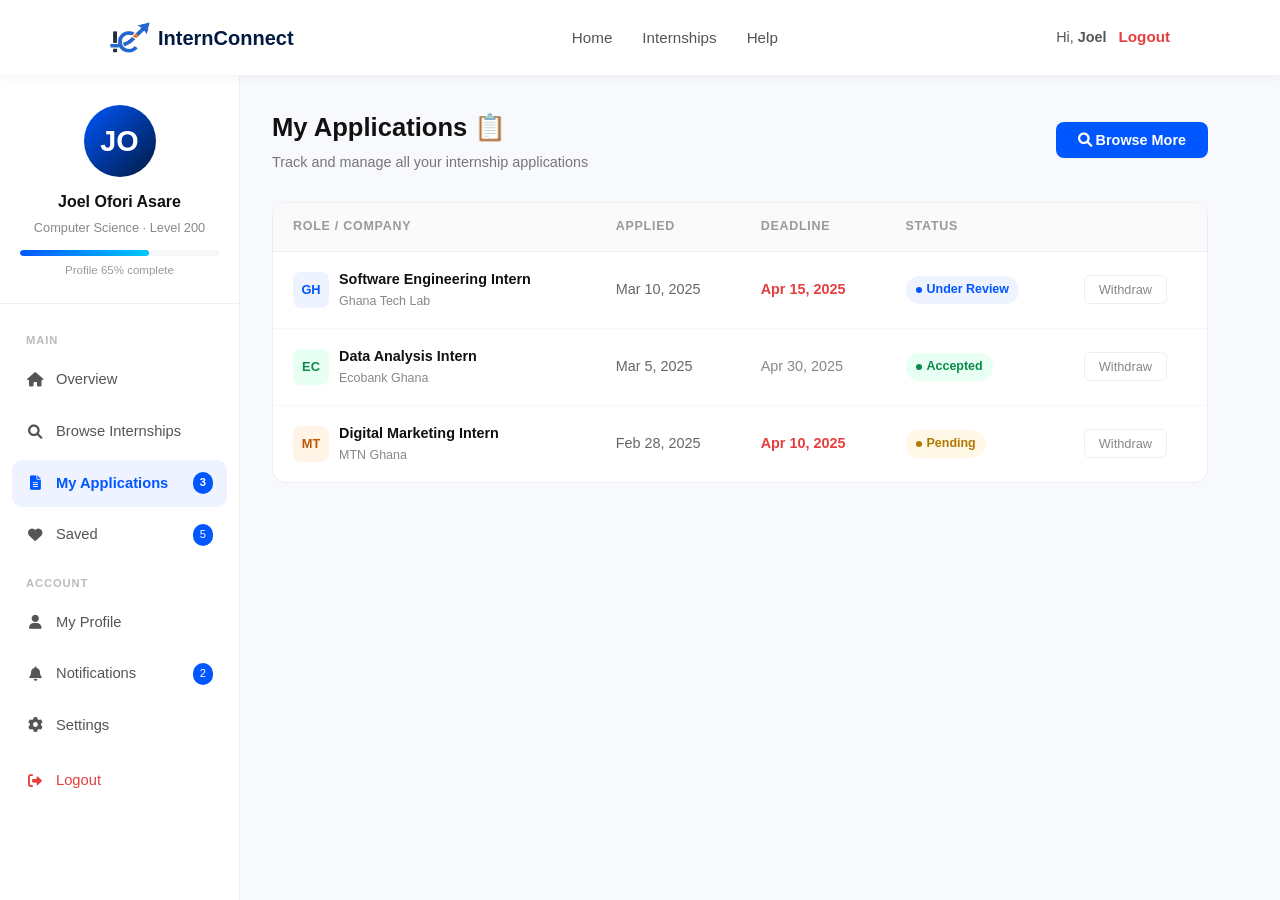
<file: Capstone Project/applications.html>
<!DOCTYPE html>
<html lang="en">
<head>
  <meta charset="UTF-8">
  <meta name="viewport" content="width=device-width, initial-scale=1.0">
  <title>My Applications | InternConnect</title>
  <link rel="stylesheet" href="styles.css">
  <link rel="stylesheet" href="https://cdnjs.cloudflare.com/ajax/libs/font-awesome/6.0.0/css/all.min.css">
  <link rel="icon" type="image/x-icon" href="images/logo.png">
</head>
<body>

  <!-- Navbar -->
  <nav class="navbar">
    <div class="container nav-flex">
      <div class="logo">
        <img class="ilogo" src="images/logo.png" alt="InternConnect Logo">
        <span><strong>InternConnect</strong></span>
      </div>
      <ul class="nav-links">
        <li><a href="index.html">Home</a></li>
        <li><a href="internships.html">Internships</a></li>
        <li><a href="Help.html">Help</a></li>
      </ul>
      <div class="nav-auth" style="gap:12px;">
        <span style="font-size:0.9rem;color:#555;">Hi, <strong>Joel</strong></span>
        <a href="index.html" class="login-text" style="color:#e53e3e;">Logout</a>
      </div>
      <div class="mobile-toggle"><i class="fa fa-bars"></i></div>
    </div>
  </nav>

  <div class="dash-wrapper">

    <!-- Sidebar -->
    <aside class="dash-sidebar">
      <div class="dash-profile">
        <div class="avatar">JO</div>
        <h3>Joel Ofori Asare</h3>
        <p>Computer Science · Level 200</p>
        <div class="profile-completion">
          <div class="profile-completion-bar"></div>
        </div>
        <div class="completion-label">Profile 65% complete</div>
      </div>

      <nav class="dash-nav">
        <div class="nav-divider">Main</div>
        <a href="student-dashboard.html" class="dash-nav-item"><i class="fa fa-home"></i> Overview</a>
        <a href="internships.html" class="dash-nav-item"><i class="fa fa-search"></i> Browse Internships</a>
        <a href="applications.html" class="dash-nav-item active"><i class="fa fa-file-alt"></i> My Applications <span class="badge-count">3</span></a>
        <a href="saved.html" class="dash-nav-item"><i class="fa fa-heart"></i> Saved <span class="badge-count">5</span></a>

        <div class="nav-divider">Account</div>
        <a href="profile.html" class="dash-nav-item"><i class="fa fa-user"></i> My Profile</a>
        <a href="notifications.html" class="dash-nav-item"><i class="fa fa-bell"></i> Notifications <span class="badge-count">2</span></a>
        <a href="settings.html" class="dash-nav-item"><i class="fa fa-cog"></i> Settings</a>
        <a href="index.html" class="dash-nav-item" style="color:#e53e3e;margin-top:8px;"><i class="fa fa-sign-out-alt"></i> Logout</a>
      </nav>
    </aside>

    <!-- Main -->
    <main class="dash-main">

      <!-- Top Bar -->
      <div class="dash-topbar">
        <div>
          <h1>My Applications 📋</h1>
          <p>Track and manage all your internship applications</p>
        </div>
        <button class="btn-browse" onclick="window.location.href='internships.html'">
          <i class="fa fa-search"></i> Browse More
        </button>
      </div>

      <!-- Applications Table -->
      <div class="applications-card">
        <table class="app-table">
          <thead>
            <tr>
              <th>Role / Company</th>
              <th>Applied</th>
              <th>Deadline</th>
              <th>Status</th>
              <th></th>
            </tr>
          </thead>
          <tbody>
            <tr>
              <td>
                <div class="app-company">
                  <div class="app-logo">GH</div>
                  <div>
                    <div class="app-role">Software Engineering Intern</div>
                    <div class="app-org">Ghana Tech Lab</div>
                  </div>
                </div>
              </td>
              <td style="color:#666;">Mar 10, 2025</td>
              <td style="color:#e53e3e;font-weight:600;">Apr 15, 2025</td>
              <td><span class="status-badge status-reviewed">Under Review</span></td>
              <td><button class="btn-withdraw">Withdraw</button></td>
            </tr>
            <tr>
              <td>
                <div class="app-company">
                  <div class="app-logo" style="background:#e8fff3;color:#0a8a4a;">EC</div>
                  <div>
                    <div class="app-role">Data Analysis Intern</div>
                    <div class="app-org">Ecobank Ghana</div>
                  </div>
                </div>
              </td>
              <td style="color:#666;">Mar 5, 2025</td>
              <td style="color:#888;">Apr 30, 2025</td>
              <td><span class="status-badge status-accepted">Accepted</span></td>
              <td><button class="btn-withdraw">Withdraw</button></td>
            </tr>
            <tr>
              <td>
                <div class="app-company">
                  <div class="app-logo" style="background:#fff4e6;color:#c05800;">MT</div>
                  <div>
                    <div class="app-role">Digital Marketing Intern</div>
                    <div class="app-org">MTN Ghana</div>
                  </div>
                </div>
              </td>
              <td style="color:#666;">Feb 28, 2025</td>
              <td style="color:#e53e3e;font-weight:600;">Apr 10, 2025</td>
              <td><span class="status-badge status-pending">Pending</span></td>
              <td><button class="btn-withdraw">Withdraw</button></td>
            </tr>
          </tbody>
        </table>
      </div>

    </main>
  </div>
  <script src="index.js"></script>

</body>
</html>
</file>
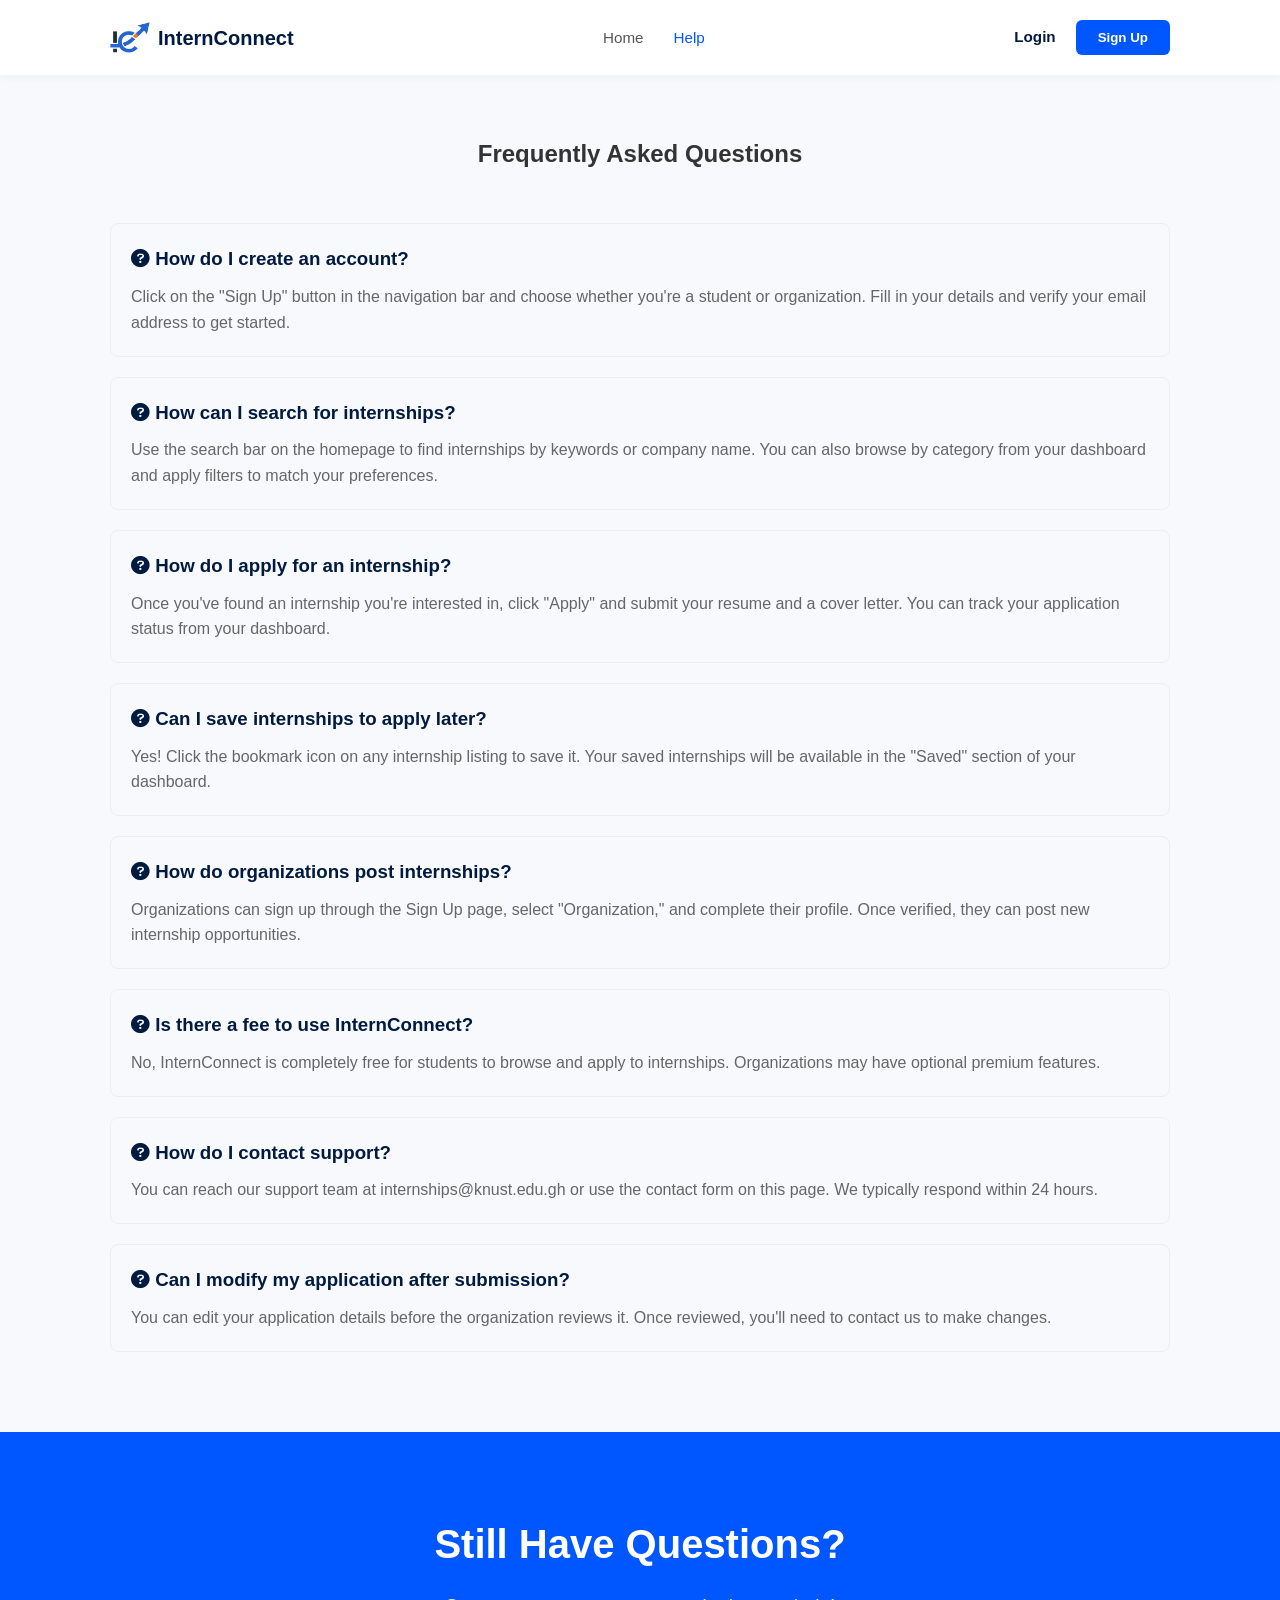
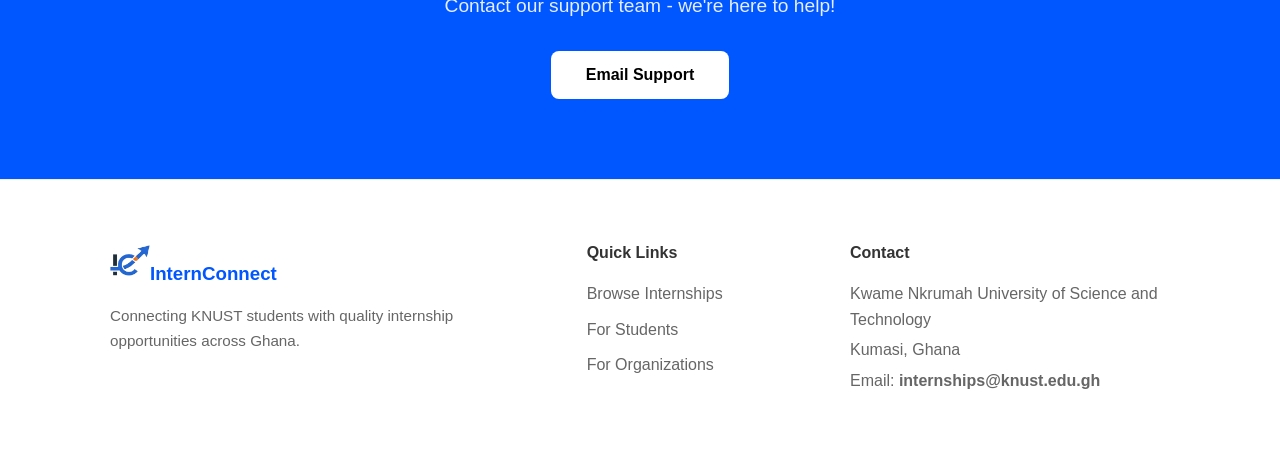
<file: Capstone Project/Help.html>
<!DOCTYPE html>
<html lang="en">
<head>
    <meta charset="UTF-8">
    <meta name="viewport" content="width=device-width, initial-scale=1.0">
    <title>Help | InternConnect</title>
    <link rel="stylesheet" href="styles.css">
    <link rel="stylesheet" href="https://cdnjs.cloudflare.com/ajax/libs/font-awesome/6.0.0/css/all.min.css">
    
</head>
<body>
    <nav class="navbar">
        <div class="container nav-flex">
            <div class="logo">
            <img class="ilogo" src="images/logo.png" alt="InternConnect Logo">
            <span><strong>InternConnect</strong></span>
        </div>
            
            <ul class="nav-links">
                <li><a href="index.html">Home</a></li>
                <li><a href="Help.html" class="active">Help</a></li>
            </ul>

            <div class="nav-auth">
                <a href="Sign In.html" class="login-text">Login</a>
                <button onclick="window.location.href='Sign Up.html'" class="btn-signup">Sign Up</button>
            </div>

            <div class="mobile-toggle">
                <i class="fa fa-bars"></i>
            </div>
        </div>
    </nav>

    <section class="faq-section">
        <div class="container">
            <h1 style="text-align: center; margin-bottom: 50px;">Frequently Asked Questions</h1>
            
            <div class="faq-item">
                <h3><i class="fa fa-question-circle"></i> How do I create an account?</h3>
                <p>Click on the "Sign Up" button in the navigation bar and choose whether you're a student or organization. Fill in your details and verify your email address to get started.</p>
            </div>

            <div class="faq-item">
                <h3><i class="fa fa-question-circle"></i> How can I search for internships?</h3>
                <p>Use the search bar on the homepage to find internships by keywords or company name. You can also browse by category from your dashboard and apply filters to match your preferences.</p>
            </div>

            <div class="faq-item">
                <h3><i class="fa fa-question-circle"></i> How do I apply for an internship?</h3>
                <p>Once you've found an internship you're interested in, click "Apply" and submit your resume and a cover letter. You can track your application status from your dashboard.</p>
            </div>

            <div class="faq-item">
                <h3><i class="fa fa-question-circle"></i> Can I save internships to apply later?</h3>
                <p>Yes! Click the bookmark icon on any internship listing to save it. Your saved internships will be available in the "Saved" section of your dashboard.</p>
            </div>

            <div class="faq-item">
                <h3><i class="fa fa-question-circle"></i> How do organizations post internships?</h3>
                <p>Organizations can sign up through the Sign Up page, select "Organization," and complete their profile. Once verified, they can post new internship opportunities.</p>
            </div>

            <div class="faq-item">
                <h3><i class="fa fa-question-circle"></i> Is there a fee to use InternConnect?</h3>
                <p>No, InternConnect is completely free for students to browse and apply to internships. Organizations may have optional premium features.</p>
            </div>

            <div class="faq-item">
                <h3><i class="fa fa-question-circle"></i> How do I contact support?</h3>
                <p>You can reach our support team at internships@knust.edu.gh or use the contact form on this page. We typically respond within 24 hours.</p>
            </div>

            <div class="faq-item">
                <h3><i class="fa fa-question-circle"></i> Can I modify my application after submission?</h3>
                <p>You can edit your application details before the organization reviews it. Once reviewed, you'll need to contact us to make changes.</p>
            </div>
        </div>
    </section>

    <section class="cta">
        <div class="container">
            <h2>Still Have Questions?</h2>
            <p>Contact our support team - we're here to help!</p>
            <button onclick="window.location.href='mailto:abigwilliams0@gmail.com'" class="btn-white">Email Support</button>
        </div>
    </section>

    <footer>
        <div class="container footer-grid">
            <div class="footer-brand">
                <h3><img class="ilogo" src="images/logo.png" alt="InternConnect Logo">InternConnect</h3>
                <p>Connecting KNUST students with quality internship opportunities across Ghana.</p>
            </div>
            <div class="footer-links">
                <h4>Quick Links</h4>
                <ul>
                    <li><a href="#">Browse Internships</a></li>
                    <li><a href="#">For Students</a></li>
                    <li><a href="#">For Organizations</a></li>
                </ul>
            </div>
            <div class="footer-contact">
                <h4>Contact</h4>
                <p>Kwame Nkrumah University of Science and Technology</p>
                <p>Kumasi, Ghana</p>
                <p>Email: <strong>internships@knust.edu.gh</strong></p>
            </div>
        </div>
    </footer>
</body>
<script src="index.js"></script>
</html>
</file>
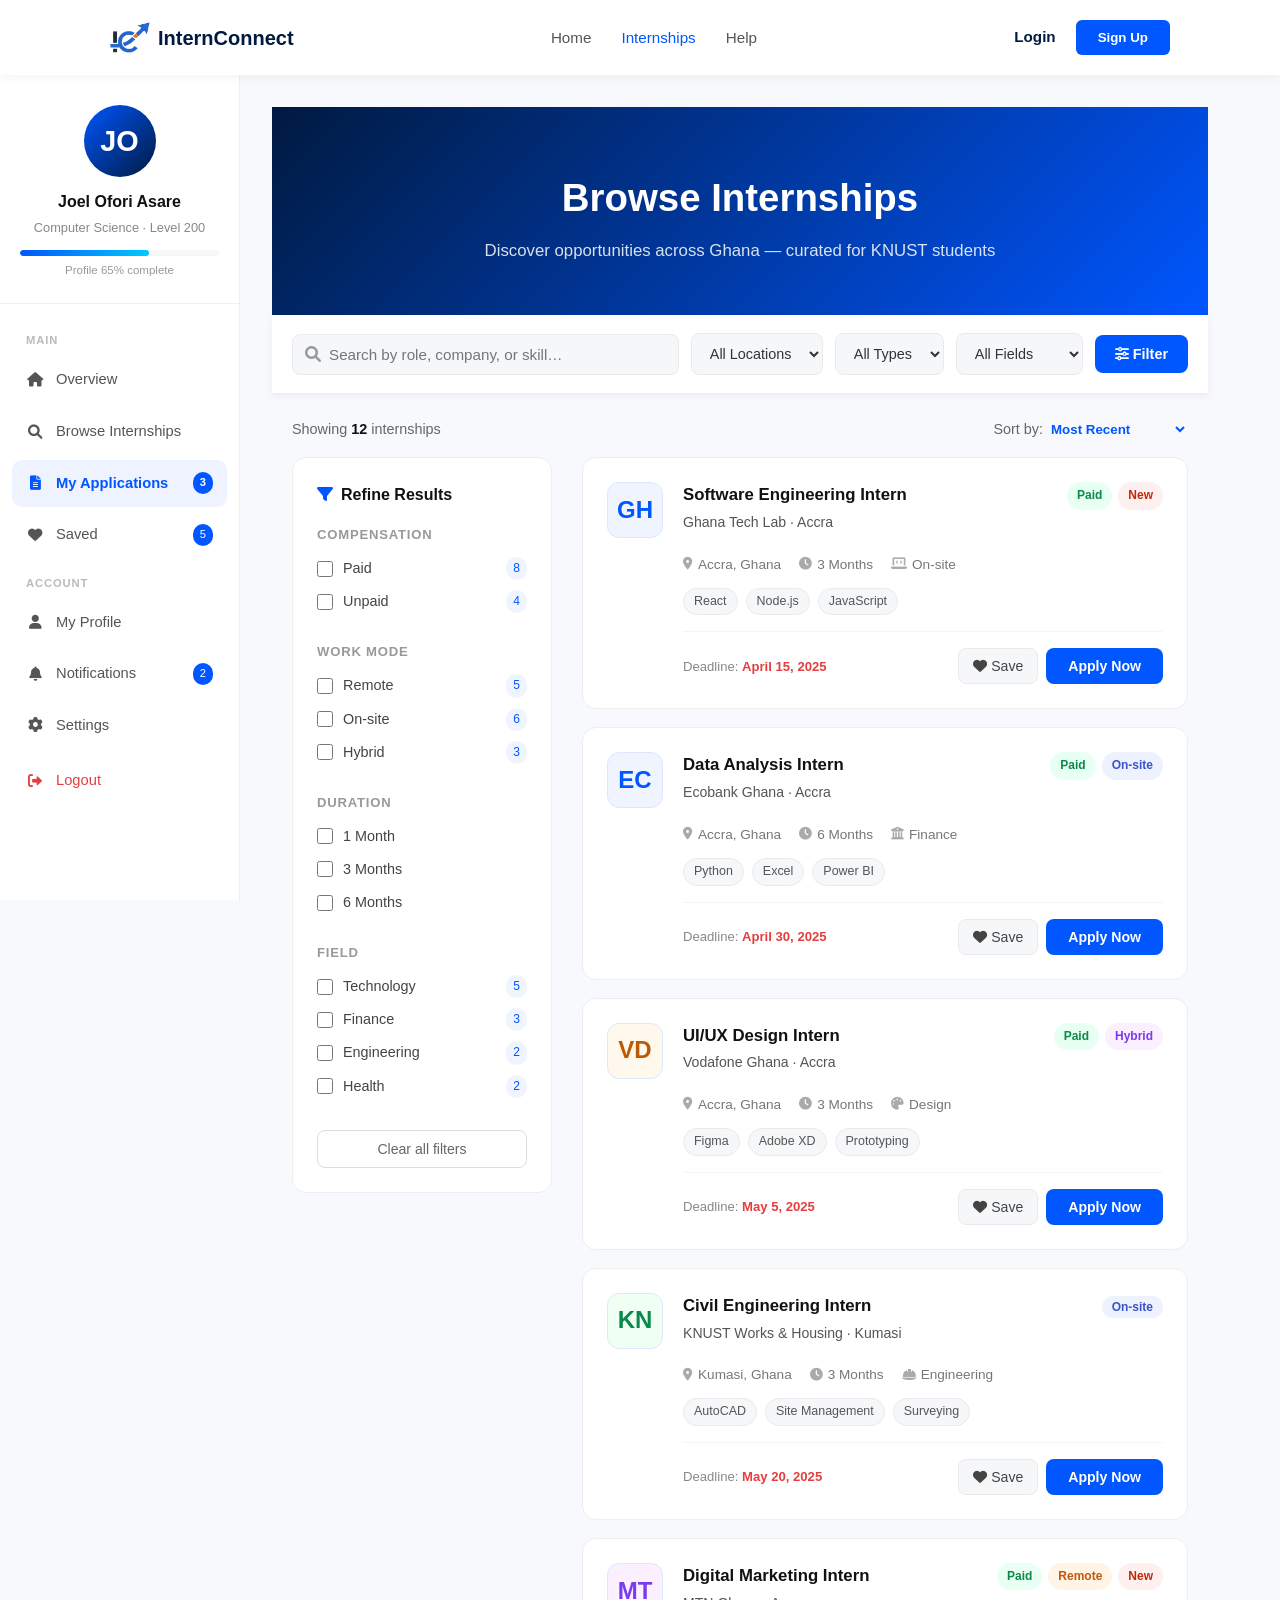
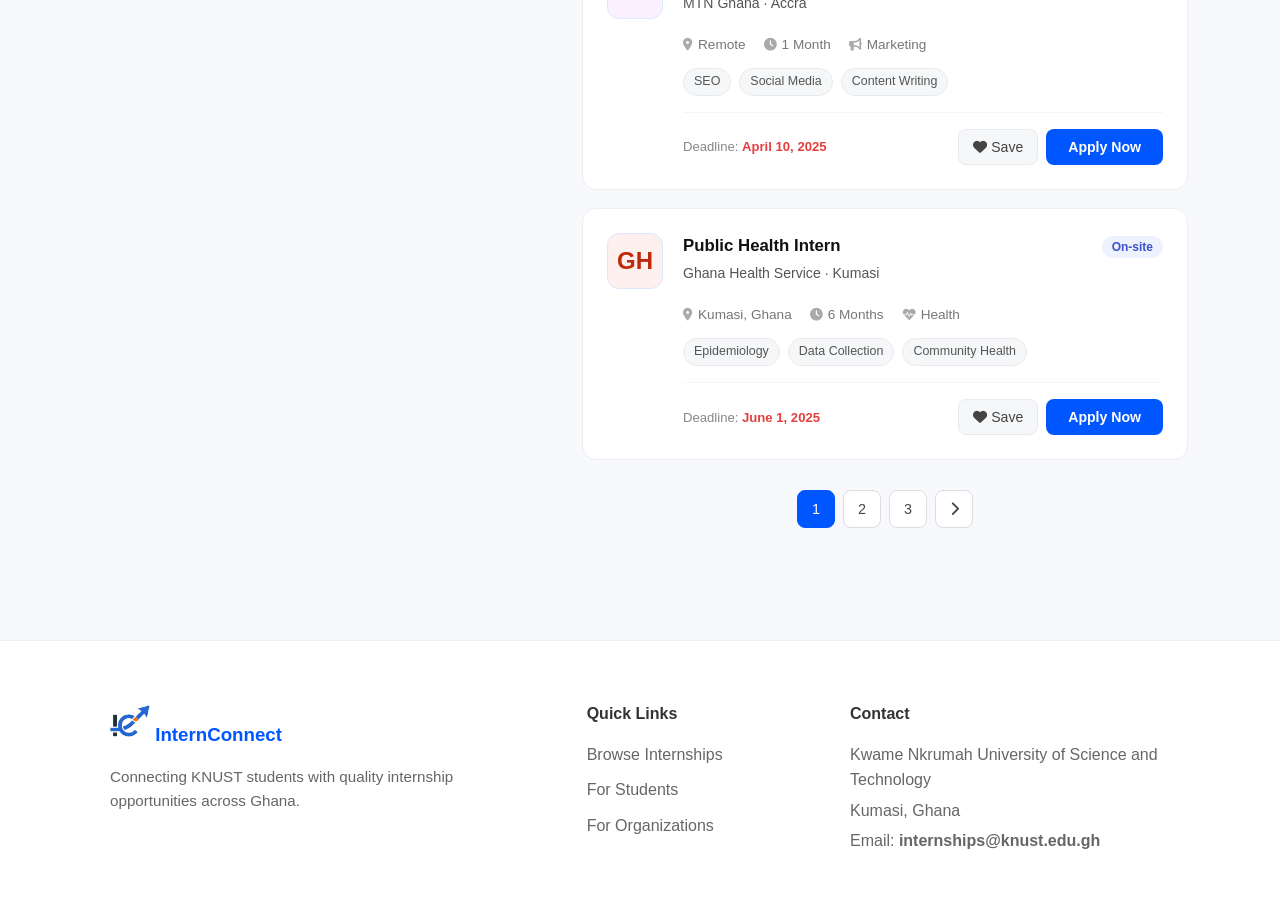
<file: Capstone Project/internships.html>
<!DOCTYPE html>
<html lang="en">
<head>
  <meta charset="UTF-8">
  <meta name="viewport" content="width=device-width, initial-scale=1.0">
  <title>Browse Internships | InternConnect</title>
  <link rel="stylesheet" href="styles1.css">
  <link rel="stylesheet" href="https://cdnjs.cloudflare.com/ajax/libs/font-awesome/6.0.0/css/all.min.css">
  <link rel="icon" type="image/x-icon" href="images/logo.png">
  <style>
    /* ── Page-specific styles ── */
    .page-header {
      background: linear-gradient(135deg, #001A40 0%, #0056FF 100%);
      padding: 60px 0 50px;
      color: #fff;
      text-align: center;
    }
    .page-header h1 { font-size: 2.4rem; margin-bottom: 10px; }
    .page-header p  { opacity: 0.85; font-size: 1.05rem; }

    /* ── Search + Filter Bar ── */
    .filter-bar {
      background: #fff;
      border-bottom: 1px solid #eee;
      padding: 18px 0;
      position: sticky;
      top: 75px;
      z-index: 100;
      box-shadow: 0 2px 8px rgba(0,0,0,0.05);
    }
    .filter-inner {
      display: flex;
      gap: 12px;
      align-items: center;
      flex-wrap: wrap;
    }
    .filter-search {
      display: flex;
      flex: 1;
      min-width: 220px;
      background: #f5f7f9;
      border: 1px solid #e8eaed;
      border-radius: 8px;
      align-items: center;
      padding: 0 12px;
    }
    .filter-search i { color: #999; margin-right: 8px; }
    .filter-search input {
      border: none; background: transparent;
      padding: 11px 0; outline: none; font-size: 0.95rem; width: 100%;
    }
    .filter-select {
      padding: 11px 14px;
      background: #f5f7f9;
      border: 1px solid #e8eaed;
      border-radius: 8px;
      font-size: 0.9rem;
      outline: none;
      color: #333;
      cursor: pointer;
    }
    .filter-select:focus { border-color: #0056FF; }
    .btn-filter {
      padding: 11px 20px;
      background: #0056FF;
      color: #fff;
      border: none;
      border-radius: 8px;
      font-weight: 600;
      cursor: pointer;
      font-size: 0.9rem;
    }
    .btn-filter:hover { background: #0046d5; }

    /* ── Results Info ── */
    .results-info {
      display: flex;
      justify-content: space-between;
      align-items: center;
      padding: 24px 0 16px;
      color: #666;
      font-size: 0.9rem;
      flex-wrap: wrap;
      gap: 10px;
    }
    .results-info strong { color: #111; }

    /* ── Listing Layout ── */
    .listing-layout {
      display: grid;
      grid-template-columns: 260px 1fr;
      gap: 30px;
      padding-bottom: 60px;
    }

    /* ── Sidebar ── */
    .sidebar {
      background: #fff;
      border: 1px solid #eee;
      border-radius: 14px;
      padding: 24px;
      height: fit-content;
      position: sticky;
      top: 145px;
    }
    .sidebar h3 {
      font-size: 1rem;
      font-weight: 700;
      margin-bottom: 16px;
      color: #111;
    }
    .sidebar-section { margin-bottom: 28px; }
    .sidebar-section h4 {
      font-size: 0.82rem;
      text-transform: uppercase;
      letter-spacing: 0.06em;
      color: #999;
      margin-bottom: 12px;
      font-weight: 600;
    }
    .checkbox-group label {
      display: flex;
      align-items: center;
      gap: 10px;
      margin-bottom: 10px;
      cursor: pointer;
      font-size: 0.9rem;
      color: #444;
    }
    .checkbox-group input[type="checkbox"] {
      accent-color: #0056FF;
      width: 16px; height: 16px;
    }
    .tag-count {
      margin-left: auto;
      font-size: 0.75rem;
      background: #f0f4ff;
      color: #0056FF;
      padding: 2px 7px;
      border-radius: 20px;
    }
    .btn-clear-filters {
      width: 100%;
      padding: 10px;
      background: transparent;
      border: 1px solid #ddd;
      border-radius: 8px;
      color: #666;
      cursor: pointer;
      font-size: 0.88rem;
      margin-top: 4px;
    }
    .btn-clear-filters:hover { border-color: #0056FF; color: #0056FF; }

    /* ── Internship Cards ── */
    .cards-list { display: flex; flex-direction: column; gap: 18px; }

    .intern-card {
      background: #fff;
      border: 1px solid #eee;
      border-radius: 14px;
      padding: 24px;
      display: flex;
      gap: 20px;
      align-items: flex-start;
      transition: box-shadow 0.25s, transform 0.25s;
      cursor: pointer;
      text-decoration: none;
      color: inherit;
    }
    .intern-card:hover {
      box-shadow: 0 8px 30px rgba(0,86,255,0.1);
      transform: translateY(-2px);
      border-color: #d0deff;
    }

    .company-logo {
      width: 56px; height: 56px;
      border-radius: 12px;
      background: #f0f4ff;
      display: flex; align-items: center; justify-content: center;
      font-size: 1.5rem;
      flex-shrink: 0;
      font-weight: 700;
      color: #0056FF;
      border: 1px solid #dde8ff;
    }

    .card-body { flex: 1; }
    .card-top {
      display: flex;
      justify-content: space-between;
      align-items: flex-start;
      gap: 10px;
      flex-wrap: wrap;
    }
    .card-top h3 {
      font-size: 1.05rem;
      color: #111;
      margin-bottom: 2px;
    }
    .company-name { font-size: 0.88rem; color: #555; }

    .badge {
      font-size: 0.75rem;
      font-weight: 600;
      padding: 4px 10px;
      border-radius: 20px;
      white-space: nowrap;
    }
    .badge-paid    { background: #e8fff3; color: #0a8a4a; }
    .badge-remote  { background: #fff4e6; color: #c0580a; }
    .badge-onsite  { background: #eef2ff; color: #3a52cc; }
    .badge-hybrid  { background: #faf0ff; color: #7c3aed; }
    .badge-new     { background: #fff0f0; color: #c0290a; }

    .card-meta {
      display: flex;
      gap: 18px;
      margin: 12px 0;
      flex-wrap: wrap;
    }
    .card-meta span {
      font-size: 0.85rem;
      color: #777;
      display: flex;
      align-items: center;
      gap: 5px;
    }
    .card-meta i { color: #aaa; font-size: 0.8rem; }

    .card-tags { display: flex; gap: 8px; flex-wrap: wrap; }
    .skill-tag {
      font-size: 0.78rem;
      padding: 3px 10px;
      background: #f5f7f9;
      border-radius: 20px;
      color: #555;
      border: 1px solid #e8eaed;
    }

    .card-footer {
      display: flex;
      justify-content: space-between;
      align-items: center;
      margin-top: 16px;
      padding-top: 16px;
      border-top: 1px solid #f5f5f5;
      flex-wrap: wrap;
      gap: 10px;
    }
    .deadline { font-size: 0.82rem; color: #888; }
    .deadline strong { color: #e53e3e; }

    .btn-apply {
      padding: 9px 22px;
      background: #0056FF;
      color: #fff;
      border: none;
      border-radius: 8px;
      font-weight: 600;
      font-size: 0.88rem;
      cursor: pointer;
      transition: background 0.2s;
    }
    .btn-apply:hover { background: #0046d5; }
    .btn-save {
      padding: 9px 14px;
      background: #f5f7f9;
      color: #444;
      border: 1px solid #e8eaed;
      border-radius: 8px;
      cursor: pointer;
      font-size: 0.88rem;
      transition: all 0.2s;
    }
    .btn-save:hover { border-color: #0056FF; color: #0056FF; }
    .card-actions { display: flex; gap: 8px; }

    /* Pagination */
    .pagination {
      display: flex; justify-content: center;
      gap: 8px; padding: 30px 0 20px;
    }
    .page-btn {
      width: 38px; height: 38px;
      border: 1px solid #ddd;
      background: #fff;
      border-radius: 8px;
      cursor: pointer;
      font-size: 0.9rem;
      display: flex; align-items: center; justify-content: center;
      transition: all 0.2s;
      color: #444;
    }
    .page-btn.active { background: #0056FF; color: #fff; border-color: #0056FF; }
    .page-btn:hover:not(.active) { border-color: #0056FF; color: #0056FF; }

    /* No results */
    .no-results {
      text-align: center; padding: 60px 20px; color: #888;
    }
    .no-results i { font-size: 3rem; margin-bottom: 15px; color: #ccc; display: block; }

    @media (max-width: 900px) {
      .listing-layout { grid-template-columns: 1fr; }
      .sidebar { position: static; }
      .filter-inner { gap: 8px; }
      .filter-select { flex: 1; min-width: 120px; }
    }
  </style>
</head>
<body>
  

  <!-- Navbar -->
  <nav class="navbar">
    <div class="container nav-flex">
      <div class="logo">
        <img class="ilogo" src="images/logo.png" alt="InternConnect Logo">
        <span><strong>InternConnect</strong></span>
      </div>
      <ul class="nav-links">
        <li><a href="index.html">Home</a></li>
        <li><a href="internships.html" class="active">Internships</a></li>
        <li><a href="Help.html">Help</a></li>
      </ul>
      <div class="nav-auth">
        <a href="Sign In.html" class="login-text">Login</a>
        <button class="btn-signup">
          <a href="Sign Up.html" style="color:white;text-decoration:none;">Sign Up</a>
        </button>
      </div>
      <div class="mobile-toggle"><i class="fa fa-bars"></i></div>
    </div>
  </nav>
  

  <div class="dash-wrapper">
    <!-- Sidebar -->
    <!-- Sidebar -->
    <aside class="dash-sidebar">
      <div class="dash-profile">
        <div class="avatar">JO</div>
        <h3>Joel Ofori Asare</h3>
        <p>Computer Science · Level 200</p>
        <div class="profile-completion">
          <div class="profile-completion-bar"></div>
        </div>
        <div class="completion-label">Profile 65% complete</div>
      </div>

      <nav class="dash-nav">
        <div class="nav-divider">Main</div>
        <a href="student-dashboard.html" class="dash-nav-item"><i class="fa fa-home"></i> Overview</a>
        <a href="internships.html" class="dash-nav-item"><i class="fa fa-search"></i> Browse Internships</a>
        <a href="applications.html" class="dash-nav-item active"><i class="fa fa-file-alt"></i> My Applications <span class="badge-count">3</span></a>
        <a href="saved.html" class="dash-nav-item"><i class="fa fa-heart"></i> Saved <span class="badge-count">5</span></a>

        <div class="nav-divider">Account</div>
        <a href="profile.html" class="dash-nav-item"><i class="fa fa-user"></i> My Profile</a>
        <a href="notifications.html" class="dash-nav-item"><i class="fa fa-bell"></i> Notifications <span class="badge-count">2</span></a>
        <a href="settings.html" class="dash-nav-item"><i class="fa fa-cog"></i> Settings</a>
        <a href="index.html" class="dash-nav-item" style="color:#e53e3e;margin-top:8px;"><i class="fa fa-sign-out-alt"></i> Logout</a>
      </nav>
    </aside>

    <main class="dash-main">
      <!-- Page Header -->
      <div class="page-header">
        <h1>Browse Internships</h1>
        <p>Discover opportunities across Ghana — curated for KNUST students</p>
      </div>

      <!-- Sticky Filter Bar -->
  <div class="filter-bar">
    <div class="container">
      <div class="filter-inner">
        <div class="filter-search">
          <i class="fa fa-search"></i>
          <input type="text" id="searchInput" placeholder="Search by role, company, or skill…">
        </div>
        <select class="filter-select" id="locationFilter">
          <option value="">All Locations</option>
          <option>Accra</option>
          <option>Kumasi</option>
          <option>Takoradi</option>
          <option>Remote</option>
        </select>
        <select class="filter-select" id="typeFilter">
          <option value="">All Types</option>
          <option>Full-time</option>
          <option>Part-time</option>
          <option>Remote</option>
        </select>
        <select class="filter-select" id="fieldFilter">
          <option value="">All Fields</option>
          <option>Technology</option>
          <option>Finance</option>
          <option>Engineering</option>
          <option>Health</option>
          <option>Marketing</option>
        </select>
        <button class="btn-filter" id="applyFilter"><i class="fa fa-sliders-h"></i> Filter</button>
      </div>
    </div>
  </div>

  <!-- Main Content -->
  <div class="container">
    <div class="results-info">
      <span>Showing <strong id="resultCount">12</strong> internships</span>
      <span>Sort by:
        <select id="sortSelect" style="border:none;outline:none;color:#0056FF;font-weight:600;cursor:pointer;background:transparent;">
          <option>Most Recent</option>
          <option>Deadline (Soonest)</option>
          <option>Alphabetical</option>
        </select>
      </span>
    </div>

    <div class="listing-layout">
      <!-- Sidebar -->
      <aside class="sidebar">
        <h3><i class="fa fa-filter" style="color:#0056FF;margin-right:8px;"></i>Refine Results</h3>

        <div class="sidebar-section">
          <h4>Compensation</h4>
          <div class="checkbox-group">
            <label><input type="checkbox" class="sidebar-filter" data-key="paid"> Paid <span class="tag-count">8</span></label>
            <label><input type="checkbox" class="sidebar-filter" data-key="unpaid"> Unpaid <span class="tag-count">4</span></label>
          </div>
        </div>

        <div class="sidebar-section">
          <h4>Work Mode</h4>
          <div class="checkbox-group">
            <label><input type="checkbox" class="sidebar-filter" data-key="remote"> Remote <span class="tag-count">5</span></label>
            <label><input type="checkbox" class="sidebar-filter" data-key="onsite"> On-site <span class="tag-count">6</span></label>
            <label><input type="checkbox" class="sidebar-filter" data-key="hybrid"> Hybrid <span class="tag-count">3</span></label>
          </div>
        </div>

        <div class="sidebar-section">
          <h4>Duration</h4>
          <div class="checkbox-group">
            <label><input type="checkbox" class="sidebar-filter" data-key="1month"> 1 Month</label>
            <label><input type="checkbox" class="sidebar-filter" data-key="3months"> 3 Months</label>
            <label><input type="checkbox" class="sidebar-filter" data-key="6months"> 6 Months</label>
          </div>
        </div>

        <div class="sidebar-section">
          <h4>Field</h4>
          <div class="checkbox-group">
            <label><input type="checkbox" class="sidebar-filter" data-key="tech"> Technology <span class="tag-count">5</span></label>
            <label><input type="checkbox" class="sidebar-filter" data-key="finance"> Finance <span class="tag-count">3</span></label>
            <label><input type="checkbox" class="sidebar-filter" data-key="engineering"> Engineering <span class="tag-count">2</span></label>
            <label><input type="checkbox" class="sidebar-filter" data-key="health"> Health <span class="tag-count">2</span></label>
          </div>
        </div>

        <button class="btn-clear-filters" id="clearFilters">Clear all filters</button>
      </aside>

      <!-- Cards -->
      <div>
        <div class="cards-list" id="cardsList">

          <!-- Card 1 -->
          <a class="intern-card" href="#">
            <div class="company-logo">GH</div>
            <div class="card-body">
              <div class="card-top">
                <div>
                  <h3>Software Engineering Intern</h3>
                  <div class="company-name">Ghana Tech Lab · Accra</div>
                </div>
                <div style="display:flex;gap:6px;flex-wrap:wrap;">
                  <span class="badge badge-paid">Paid</span>
                  <span class="badge badge-new">New</span>
                </div>
              </div>
              <div class="card-meta">
                <span><i class="fa fa-map-marker-alt"></i> Accra, Ghana</span>
                <span><i class="fa fa-clock"></i> 3 Months</span>
                <span><i class="fa fa-laptop-code"></i> On-site</span>
              </div>
              <div class="card-tags">
                <span class="skill-tag">React</span>
                <span class="skill-tag">Node.js</span>
                <span class="skill-tag">JavaScript</span>
              </div>
              <div class="card-footer">
                <div class="deadline">Deadline: <strong>April 15, 2025</strong></div>
                <div class="card-actions">
                  <button class="btn-save" onclick="event.preventDefault();this.innerHTML='<i class=\'fa fa-heart\'></i> Saved';this.style.color='#e53e3e';"><i class="fa fa-heart"></i> Save</button>
                  <button class="btn-apply" onclick="event.preventDefault();window.location.href='Sign In.html'">Apply Now</button>
                </div>
              </div>
            </div>
          </a>

          <!-- Card 2 -->
          <a class="intern-card" href="#">
            <div class="company-logo">EC</div>
            <div class="card-body">
              <div class="card-top">
                <div>
                  <h3>Data Analysis Intern</h3>
                  <div class="company-name">Ecobank Ghana · Accra</div>
                </div>
                <div style="display:flex;gap:6px;flex-wrap:wrap;">
                  <span class="badge badge-paid">Paid</span>
                  <span class="badge badge-onsite">On-site</span>
                </div>
              </div>
              <div class="card-meta">
                <span><i class="fa fa-map-marker-alt"></i> Accra, Ghana</span>
                <span><i class="fa fa-clock"></i> 6 Months</span>
                <span><i class="fa fa-university"></i> Finance</span>
              </div>
              <div class="card-tags">
                <span class="skill-tag">Python</span>
                <span class="skill-tag">Excel</span>
                <span class="skill-tag">Power BI</span>
              </div>
              <div class="card-footer">
                <div class="deadline">Deadline: <strong>April 30, 2025</strong></div>
                <div class="card-actions">
                  <button class="btn-save" onclick="event.preventDefault();this.innerHTML='<i class=\'fa fa-heart\'></i> Saved';this.style.color='#e53e3e';"><i class="fa fa-heart"></i> Save</button>
                  <button class="btn-apply" onclick="event.preventDefault();window.location.href='Sign In.html'">Apply Now</button>
                </div>
              </div>
            </div>
          </a>

          <!-- Card 3 -->
          <a class="intern-card" href="#">
            <div class="company-logo" style="background:#fff8ed;color:#c05800;">VD</div>
            <div class="card-body">
              <div class="card-top">
                <div>
                  <h3>UI/UX Design Intern</h3>
                  <div class="company-name">Vodafone Ghana · Accra</div>
                </div>
                <div style="display:flex;gap:6px;flex-wrap:wrap;">
                  <span class="badge badge-paid">Paid</span>
                  <span class="badge badge-hybrid">Hybrid</span>
                </div>
              </div>
              <div class="card-meta">
                <span><i class="fa fa-map-marker-alt"></i> Accra, Ghana</span>
                <span><i class="fa fa-clock"></i> 3 Months</span>
                <span><i class="fa fa-palette"></i> Design</span>
              </div>
              <div class="card-tags">
                <span class="skill-tag">Figma</span>
                <span class="skill-tag">Adobe XD</span>
                <span class="skill-tag">Prototyping</span>
              </div>
              <div class="card-footer">
                <div class="deadline">Deadline: <strong>May 5, 2025</strong></div>
                <div class="card-actions">
                  <button class="btn-save" onclick="event.preventDefault();this.innerHTML='<i class=\'fa fa-heart\'></i> Saved';this.style.color='#e53e3e';"><i class="fa fa-heart"></i> Save</button>
                  <button class="btn-apply" onclick="event.preventDefault();window.location.href='Sign In.html'">Apply Now</button>
                </div>
              </div>
            </div>
          </a>

          <!-- Card 4 -->
          <a class="intern-card" href="#">
            <div class="company-logo" style="background:#f0fff4;color:#0a8a4a;">KN</div>
            <div class="card-body">
              <div class="card-top">
                <div>
                  <h3>Civil Engineering Intern</h3>
                  <div class="company-name">KNUST Works & Housing · Kumasi</div>
                </div>
                <div>
                  <span class="badge badge-onsite">On-site</span>
                </div>
              </div>
              <div class="card-meta">
                <span><i class="fa fa-map-marker-alt"></i> Kumasi, Ghana</span>
                <span><i class="fa fa-clock"></i> 3 Months</span>
                <span><i class="fa fa-hard-hat"></i> Engineering</span>
              </div>
              <div class="card-tags">
                <span class="skill-tag">AutoCAD</span>
                <span class="skill-tag">Site Management</span>
                <span class="skill-tag">Surveying</span>
              </div>
              <div class="card-footer">
                <div class="deadline">Deadline: <strong>May 20, 2025</strong></div>
                <div class="card-actions">
                  <button class="btn-save" onclick="event.preventDefault();this.innerHTML='<i class=\'fa fa-heart\'></i> Saved';this.style.color='#e53e3e';"><i class="fa fa-heart"></i> Save</button>
                  <button class="btn-apply" onclick="event.preventDefault();window.location.href='Sign In.html'">Apply Now</button>
                </div>
              </div>
            </div>
          </a>

          <!-- Card 5 -->
          <a class="intern-card" href="#">
            <div class="company-logo" style="background:#faf0ff;color:#7c3aed;">MT</div>
            <div class="card-body">
              <div class="card-top">
                <div>
                  <h3>Digital Marketing Intern</h3>
                  <div class="company-name">MTN Ghana · Accra</div>
                </div>
                <div style="display:flex;gap:6px;flex-wrap:wrap;">
                  <span class="badge badge-paid">Paid</span>
                  <span class="badge badge-remote">Remote</span>
                  <span class="badge badge-new">New</span>
                </div>
              </div>
              <div class="card-meta">
                <span><i class="fa fa-map-marker-alt"></i> Remote</span>
                <span><i class="fa fa-clock"></i> 1 Month</span>
                <span><i class="fa fa-bullhorn"></i> Marketing</span>
              </div>
              <div class="card-tags">
                <span class="skill-tag">SEO</span>
                <span class="skill-tag">Social Media</span>
                <span class="skill-tag">Content Writing</span>
              </div>
              <div class="card-footer">
                <div class="deadline">Deadline: <strong>April 10, 2025</strong></div>
                <div class="card-actions">
                  <button class="btn-save" onclick="event.preventDefault();this.innerHTML='<i class=\'fa fa-heart\'></i> Saved';this.style.color='#e53e3e';"><i class="fa fa-heart"></i> Save</button>
                  <button class="btn-apply" onclick="event.preventDefault();window.location.href='Sign In.html'">Apply Now</button>
                </div>
              </div>
            </div>
          </a>

          <!-- Card 6 -->
          <a class="intern-card" href="#">
            <div class="company-logo" style="background:#fff0f0;color:#c0290a;">GH</div>
            <div class="card-body">
              <div class="card-top">
                <div>
                  <h3>Public Health Intern</h3>
                  <div class="company-name">Ghana Health Service · Kumasi</div>
                </div>
                <div>
                  <span class="badge badge-onsite">On-site</span>
                </div>
              </div>
              <div class="card-meta">
                <span><i class="fa fa-map-marker-alt"></i> Kumasi, Ghana</span>
                <span><i class="fa fa-clock"></i> 6 Months</span>
                <span><i class="fa fa-heartbeat"></i> Health</span>
              </div>
              <div class="card-tags">
                <span class="skill-tag">Epidemiology</span>
                <span class="skill-tag">Data Collection</span>
                <span class="skill-tag">Community Health</span>
              </div>
              <div class="card-footer">
                <div class="deadline">Deadline: <strong>June 1, 2025</strong></div>
                <div class="card-actions">
                  <button class="btn-save" onclick="event.preventDefault();this.innerHTML='<i class=\'fa fa-heart\'></i> Saved';this.style.color='#e53e3e';"><i class="fa fa-heart"></i> Save</button>
                  <button class="btn-apply" onclick="event.preventDefault();window.location.href='Sign In.html'">Apply Now</button>
                </div>
              </div>
            </div>
          </a>

        </div><!-- /cards-list -->

        <!-- Pagination -->
        <div class="pagination">
          <button class="page-btn active">1</button>
          <button class="page-btn">2</button>
          <button class="page-btn">3</button>
          <button class="page-btn"><i class="fa fa-chevron-right"></i></button>
        </div>
      </div>
    </div>
  </main>
</div>

  <!-- Footer -->
  <footer>
    <div class="container footer-grid">
      <div class="footer-brand">
        <h3><img class="ilogo" src="images/logo.png" alt="InternConnect Logo"> InternConnect</h3>
        <p>Connecting KNUST students with quality internship opportunities across Ghana.</p>
      </div>
      <div class="footer-links">
        <h4>Quick Links</h4>
        <ul>
          <li><a href="internships.html">Browse Internships</a></li>
          <li><a href="Sign Up.html">For Students</a></li>
          <li><a href="Sign Up.html">For Organizations</a></li>
        </ul>
      </div>
      <div class="footer-contact">
        <h4>Contact</h4>
        <p>Kwame Nkrumah University of Science and Technology</p>
        <p>Kumasi, Ghana</p>
        <p>Email: <strong>internships@knust.edu.gh</strong></p>
      </div>
    </div>
  </footer>

  <script src="index.js"></script>
  <script>
    // Search filter
    const searchInput = document.getElementById('searchInput');
    const cards = document.querySelectorAll('.intern-card');

    function filterCards() {
      const q = searchInput.value.toLowerCase();
      let count = 0;
      cards.forEach(card => {
        const text = card.textContent.toLowerCase();
        const show = text.includes(q);
        card.style.display = show ? 'flex' : 'none';
        if (show) count++;
      });
      document.getElementById('resultCount').textContent = count;
    }

    searchInput.addEventListener('input', filterCards);

    // Pre-fill search from URL param
    const params = new URLSearchParams(location.search);
    if (params.get('search')) {
      searchInput.value = params.get('search');
      filterCards();
    }

    // Pagination buttons
    document.querySelectorAll('.page-btn').forEach(btn => {
      btn.addEventListener('click', function() {
        document.querySelectorAll('.page-btn').forEach(b => b.classList.remove('active'));
        this.classList.add('active');
      });
    });

    // Clear filters
    document.getElementById('clearFilters').addEventListener('click', () => {
      document.querySelectorAll('.sidebar-filter').forEach(cb => cb.checked = false);
      document.getElementById('searchInput').value = '';
      document.getElementById('locationFilter').value = '';
      document.getElementById('typeFilter').value = '';
      document.getElementById('fieldFilter').value = '';
      filterCards();
    });
  </script>
</body>
</html>
</file>
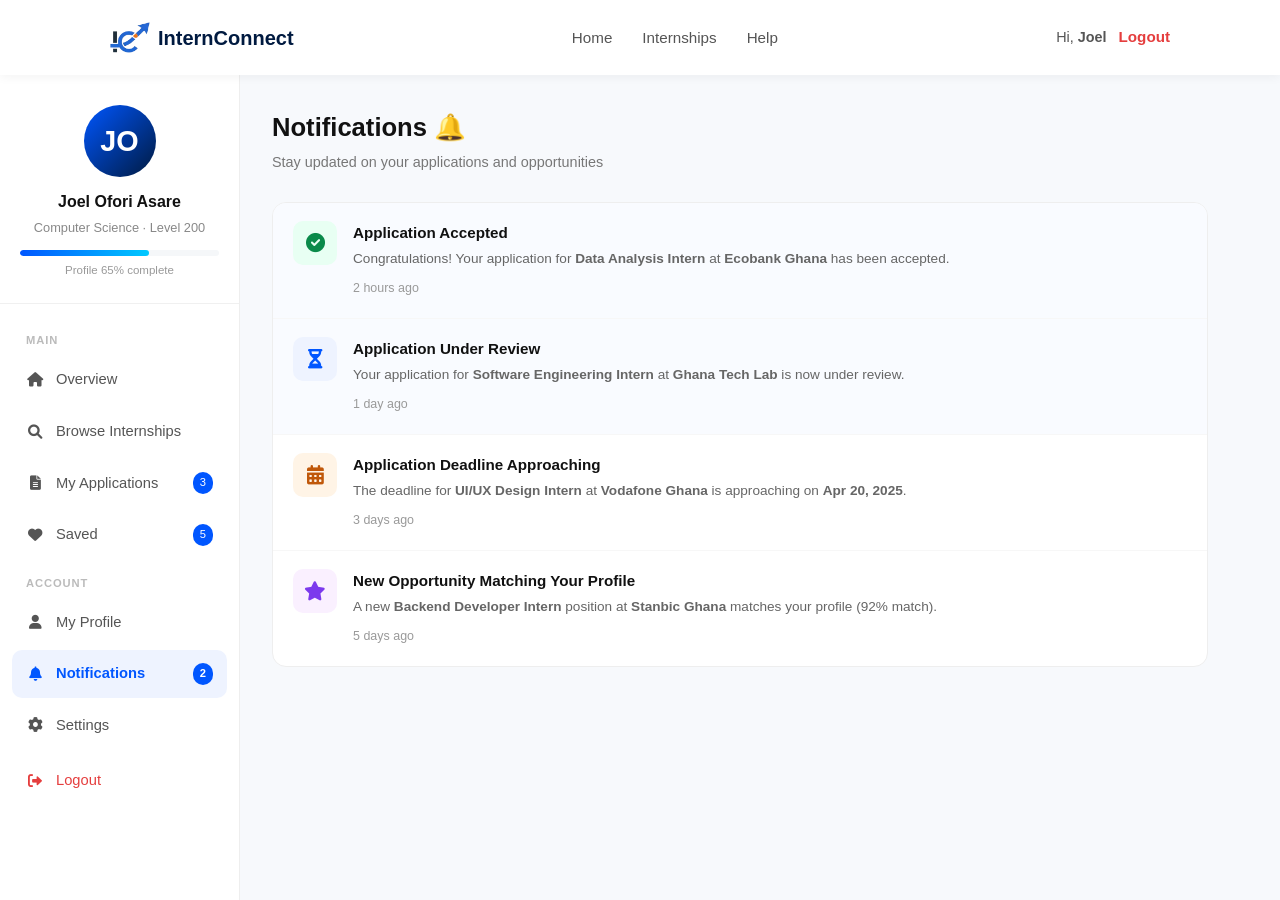
<file: Capstone Project/notifications.html>
<!DOCTYPE html>
<html lang="en">
<head>
  <meta charset="UTF-8">
  <meta name="viewport" content="width=device-width, initial-scale=1.0">
  <title>Notifications | InternConnect</title>
  <link rel="stylesheet" href="styles1.css">
  <link rel="stylesheet" href="https://cdnjs.cloudflare.com/ajax/libs/font-awesome/6.0.0/css/all.min.css">
  <link rel="icon" type="image/x-icon" href="images/logo.png">
</head>
<body>

  <!-- Navbar -->
  <nav class="navbar">
    <div class="container nav-flex">
      <div class="logo">
        <img class="ilogo" src="images/logo.png" alt="InternConnect Logo">
        <span><strong>InternConnect</strong></span>
      </div>
      <ul class="nav-links">
        <li><a href="index.html">Home</a></li>
        <li><a href="internships.html">Internships</a></li>
        <li><a href="Help.html">Help</a></li>
      </ul>
      <div class="nav-auth" style="gap:12px;">
        <span style="font-size:0.9rem;color:#555;">Hi, <strong>Joel</strong></span>
        <a href="index.html" class="login-text" style="color:#e53e3e;">Logout</a>
      </div>
      <div class="mobile-toggle"><i class="fa fa-bars"></i></div>
    </div>
  </nav>

  <div class="dash-wrapper">

    <!-- Sidebar -->
    <aside class="dash-sidebar">
      <div class="dash-profile">
        <div class="avatar">JO</div>
        <h3>Joel Ofori Asare</h3>
        <p>Computer Science · Level 200</p>
        <div class="profile-completion">
          <div class="profile-completion-bar"></div>
        </div>
        <div class="completion-label">Profile 65% complete</div>
      </div>

      <nav class="dash-nav">
        <div class="nav-divider">Main</div>
        <a href="student-dashboard.html" class="dash-nav-item"><i class="fa fa-home"></i> Overview</a>
        <a href="internships.html" class="dash-nav-item"><i class="fa fa-search"></i> Browse Internships</a>
        <a href="applications.html" class="dash-nav-item"><i class="fa fa-file-alt"></i> My Applications <span class="badge-count">3</span></a>
        <a href="saved.html" class="dash-nav-item"><i class="fa fa-heart"></i> Saved <span class="badge-count">5</span></a>

        <div class="nav-divider">Account</div>
        <a href="profile.html" class="dash-nav-item"><i class="fa fa-user"></i> My Profile</a>
        <a href="notifications.html" class="dash-nav-item active"><i class="fa fa-bell"></i> Notifications <span class="badge-count">2</span></a>
        <a href="settings.html" class="dash-nav-item"><i class="fa fa-cog"></i> Settings</a>
        <a href="index.html" class="dash-nav-item" style="color:#e53e3e;margin-top:8px;"><i class="fa fa-sign-out-alt"></i> Logout</a>
      </nav>
    </aside>

    <!-- Main -->
    <main class="dash-main">

      <!-- Top Bar -->
      <div class="dash-topbar">
        <div>
          <h1>Notifications 🔔</h1>
          <p>Stay updated on your applications and opportunities</p>
        </div>
      </div>

      <!-- Notifications List -->
      <div class="applications-card">
        <div class="notifications-list">
          
          <!-- Notification Item -->
          <div class="notification-item unread">
            <div class="notif-icon notif-accepted">
              <i class="fa fa-check-circle"></i>
            </div>
            <div class="notif-content">
              <h4>Application Accepted</h4>
              <p>Congratulations! Your application for <strong>Data Analysis Intern</strong> at <strong>Ecobank Ghana</strong> has been accepted.</p>
              <span class="notif-time">2 hours ago</span>
            </div>
          </div>

          <!-- Notification Item -->
          <div class="notification-item unread">
            <div class="notif-icon notif-review">
              <i class="fa fa-hourglass-half"></i>
            </div>
            <div class="notif-content">
              <h4>Application Under Review</h4>
              <p>Your application for <strong>Software Engineering Intern</strong> at <strong>Ghana Tech Lab</strong> is now under review.</p>
              <span class="notif-time">1 day ago</span>
            </div>
          </div>

          <!-- Notification Item -->
          <div class="notification-item">
            <div class="notif-icon notif-deadline">
              <i class="fa fa-calendar-alt"></i>
            </div>
            <div class="notif-content">
              <h4>Application Deadline Approaching</h4>
              <p>The deadline for <strong>UI/UX Design Intern</strong> at <strong>Vodafone Ghana</strong> is approaching on <strong>Apr 20, 2025</strong>.</p>
              <span class="notif-time">3 days ago</span>
            </div>
          </div>

          <!-- Notification Item -->
          <div class="notification-item">
            <div class="notif-icon notif-new">
              <i class="fa fa-star"></i>
            </div>
            <div class="notif-content">
              <h4>New Opportunity Matching Your Profile</h4>
              <p>A new <strong>Backend Developer Intern</strong> position at <strong>Stanbic Ghana</strong> matches your profile (92% match).</p>
              <span class="notif-time">5 days ago</span>
            </div>
          </div>

        </div>
      </div>

    </main>
  </div>

  <script src="index.js"></script>
</body>
</html>
</file>
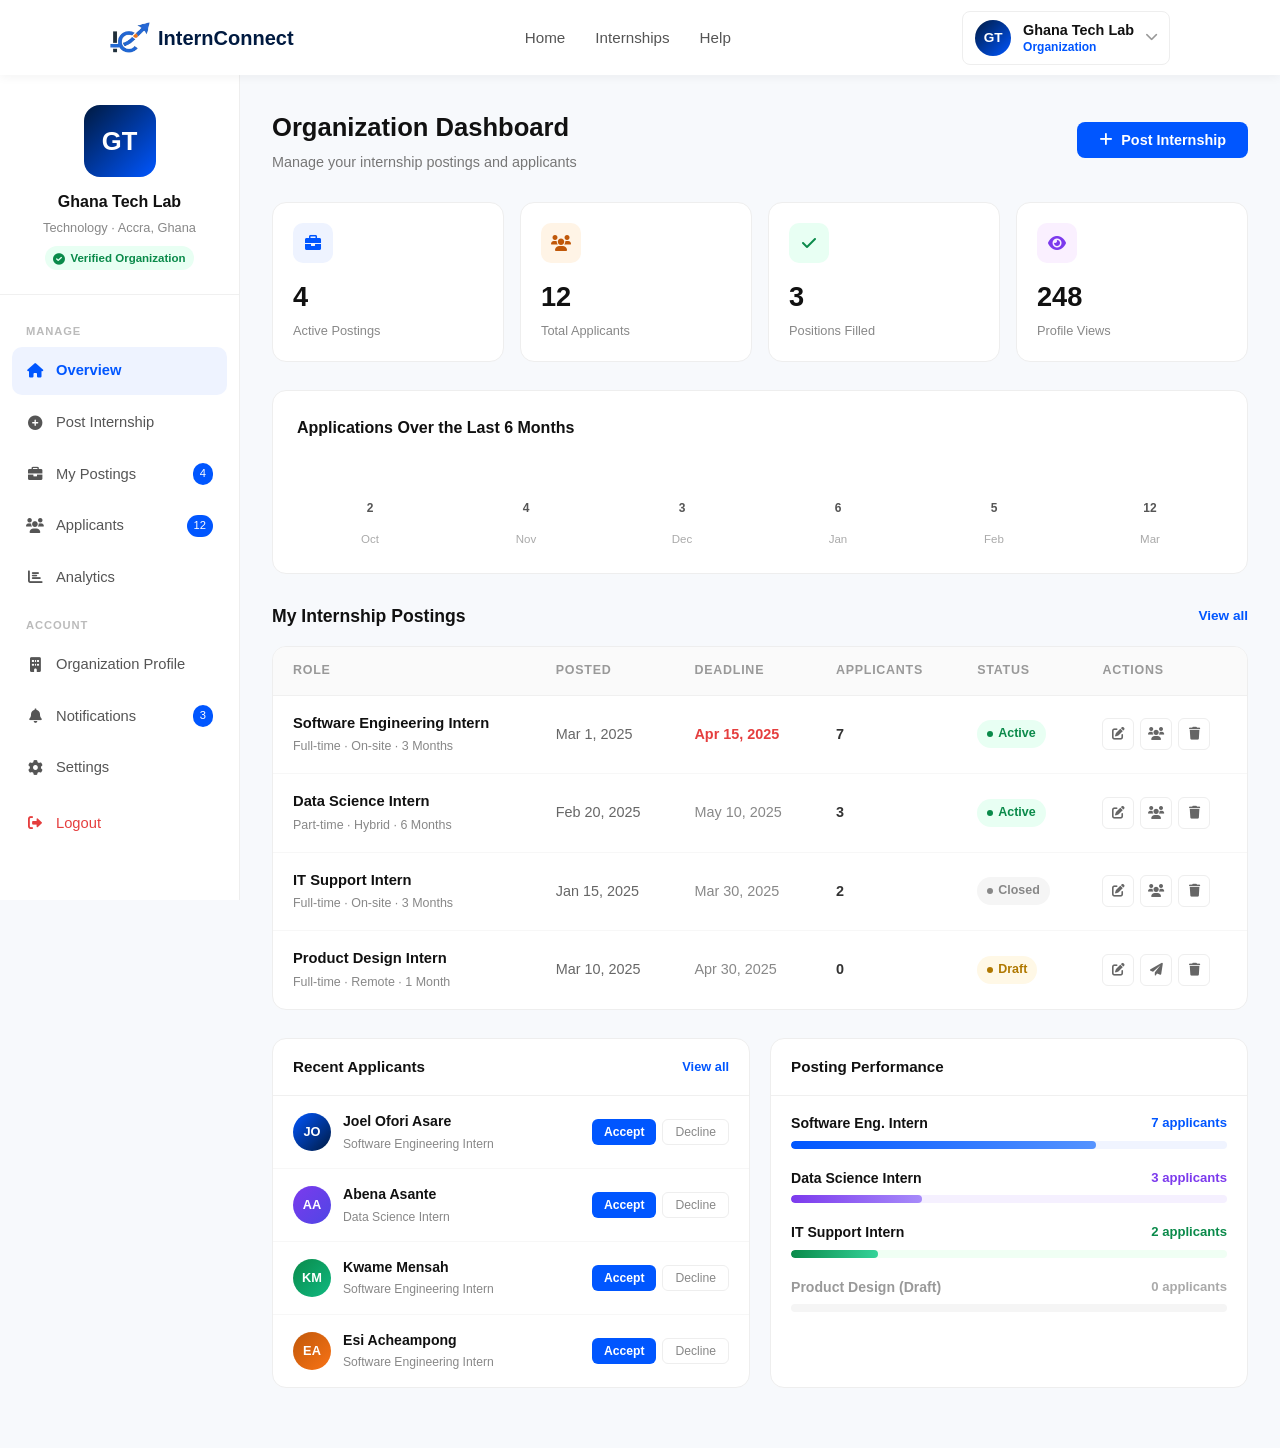
<file: Capstone Project/org-dashboard.html>
<!DOCTYPE html>
<html lang="en">
<head>
  <meta charset="UTF-8">
  <meta name="viewport" content="width=device-width, initial-scale=1.0">
  <title>Organization Dashboard | InternConnect</title>
  <link rel="stylesheet" href="styles2.css">
  <link rel="stylesheet" href="https://cdnjs.cloudflare.com/ajax/libs/font-awesome/6.0.0/css/all.min.css">
  <link rel="icon" type="image/x-icon" href="images/logo.png">
  <style>
    body { background: #f7f9fc; }

    /* ── Shared layout with student dash ── */
    .dash-wrapper {
      display: grid;
      grid-template-columns: 240px 1fr;
      min-height: calc(100vh - 75px);
    }
    .dash-sidebar {
      background: #fff;
      border-right: 1px solid #eee;
      padding: 30px 0;
      position: sticky;
      top: 75px;
      height: calc(100vh - 75px);
      overflow-y: auto;
    }
    .dash-profile { text-align:center; padding:0 20px 24px; border-bottom:1px solid #f0f0f0; margin-bottom:16px; }
    .org-avatar {
      width: 72px; height: 72px;
      background: linear-gradient(135deg, #001A40, #0056FF);
      border-radius: 16px;
      display: flex; align-items: center; justify-content: center;
      font-size: 1.6rem; color:#fff; margin:0 auto 12px; font-weight:700;
    }
    .dash-profile h3 { font-size:1rem; color:#111; margin-bottom:3px; }
    .dash-profile p  { font-size:0.8rem; color:#888; }
    .verified-badge {
      display:inline-flex; align-items:center; gap:5px;
      background:#e8fff3; color:#0a8a4a;
      font-size:0.72rem; font-weight:600;
      padding:3px 8px; border-radius:20px; margin-top:8px;
    }
    .dash-nav { padding:0 12px; }
    .dash-nav-item {
      display:flex; align-items:center; gap:12px;
      padding:12px 14px; border-radius:10px; color:#555;
      font-size:0.92rem; font-weight:500; cursor:pointer;
      margin-bottom:4px; transition:all 0.2s; text-decoration:none;
    }
    .dash-nav-item i { width:18px; text-align:center; font-size:0.9rem; }
    .dash-nav-item:hover { background:#f5f7f9; color:#0056FF; }
    .dash-nav-item.active { background:#eef3ff; color:#0056FF; font-weight:600; }
    .dash-nav-item .badge-count {
      margin-left:auto; background:#0056FF; color:#fff;
      font-size:0.7rem; padding:2px 7px; border-radius:20px;
    }
    .nav-divider { font-size:0.7rem; text-transform:uppercase; letter-spacing:0.08em; color:#bbb; padding:12px 14px 6px; font-weight:600; }

    .dash-main { padding:32px; max-width:1050px; }
    .dash-topbar { display:flex; justify-content:space-between; align-items:center; margin-bottom:28px; flex-wrap:wrap; gap:12px; }
    .dash-topbar h1 { font-size:1.6rem; color:#111; }
    .dash-topbar p  { color:#777; font-size:0.9rem; margin-top:3px; }
    .btn-post {
      padding:10px 22px; background:#0056FF; color:#fff;
      border:none; border-radius:8px; font-weight:600;
      cursor:pointer; font-size:0.9rem; white-space:nowrap;
      display:flex; align-items:center; gap:8px;
    }
    .btn-post:hover { background:#0046d5; }

    /* ── Stats ── */
    .stat-row { display:grid; grid-template-columns:repeat(4,1fr); gap:16px; margin-bottom:28px; }
    .stat-card { background:#fff; border:1px solid #eee; border-radius:14px; padding:20px; }
    .sc-icon { width:40px; height:40px; border-radius:10px; display:flex; align-items:center; justify-content:center; font-size:1rem; margin-bottom:12px; }
    .sc-blue  { background:#eef3ff; color:#0056FF; }
    .sc-green { background:#e8fff3; color:#0a8a4a; }
    .sc-orange{ background:#fff4e6; color:#c0580a; }
    .sc-purple{ background:#faf0ff; color:#7c3aed; }
    .stat-card h3 { font-size:1.7rem; color:#111; margin-bottom:2px; }
    .stat-card p  { font-size:0.8rem; color:#888; }

    /* ── Section Heads ── */
    .section-head { display:flex; justify-content:space-between; align-items:center; margin-bottom:16px; }
    .section-head h2 { font-size:1.1rem; color:#111; font-weight:700; }
    .section-head a  { font-size:0.85rem; color:#0056FF; text-decoration:none; font-weight:600; }

    /* ── Postings Table ── */
    .table-card { background:#fff; border:1px solid #eee; border-radius:14px; overflow:hidden; margin-bottom:28px; }
    .data-table { width:100%; border-collapse:collapse; }
    .data-table th {
      text-align:left; padding:14px 20px;
      font-size:0.78rem; text-transform:uppercase;
      letter-spacing:0.06em; color:#999; background:#fafafa;
      font-weight:600; border-bottom:1px solid #f0f0f0;
    }
    .data-table td { padding:16px 20px; border-bottom:1px solid #f7f7f7; font-size:0.9rem; vertical-align:middle; }
    .data-table tr:last-child td { border-bottom:none; }
    .data-table tr:hover td { background:#fafcff; }

    .role-cell h4 { font-weight:600; color:#111; margin-bottom:2px; font-size:0.92rem; }
    .role-cell p  { font-size:0.78rem; color:#888; }

    .status-badge { display:inline-flex; align-items:center; gap:5px; padding:4px 10px; border-radius:20px; font-size:0.78rem; font-weight:600; }
    .status-active   { background:#e8fff3; color:#0a8a4a; }
    .status-closed   { background:#f5f5f5; color:#888; }
    .status-draft    { background:#fff8e6; color:#b07800; }
    .status-badge::before { content:''; width:6px; height:6px; border-radius:50%; background:currentColor; }

    .action-btns { display:flex; gap:6px; }
    .btn-icon {
      width:32px; height:32px;
      border:1px solid #eee;
      border-radius:6px; background:#fff;
      color:#666; cursor:pointer;
      display:flex; align-items:center; justify-content:center;
      font-size:0.8rem; transition:all 0.2s;
    }
    .btn-icon:hover { border-color:#0056FF; color:#0056FF; }
    .btn-icon.danger:hover { border-color:#e53e3e; color:#e53e3e; }

    /* ── Applicant Cards ── */
    .two-col { display:grid; grid-template-columns:1fr 1fr; gap:20px; margin-bottom:28px; }
    .applicant-list { background:#fff; border:1px solid #eee; border-radius:14px; overflow:hidden; }
    .list-head {
      padding:16px 20px; font-weight:700; font-size:0.95rem; color:#111;
      border-bottom:1px solid #f0f0f0; display:flex; justify-content:space-between; align-items:center;
    }
    .list-head a { font-size:0.8rem; color:#0056FF; font-weight:600; text-decoration:none; }

    .applicant-item {
      display:flex; align-items:center; gap:12px;
      padding:14px 20px; border-bottom:1px solid #f7f7f7;
      transition:background 0.15s;
    }
    .applicant-item:last-child { border-bottom:none; }
    .applicant-item:hover { background:#fafcff; }
    .app-avatar {
      width:38px; height:38px; border-radius:50%;
      background:linear-gradient(135deg,#0056FF,#001A40);
      color:#fff; display:flex; align-items:center; justify-content:center;
      font-weight:700; font-size:0.8rem; flex-shrink:0;
    }
    .app-name  { font-weight:600; font-size:0.88rem; color:#111; margin-bottom:2px; }
    .app-role-small { font-size:0.76rem; color:#888; }
    .app-actions { margin-left:auto; display:flex; gap:6px; }
    .btn-accept {
      padding:5px 12px; background:#0056FF; color:#fff;
      border:none; border-radius:6px; font-size:0.76rem;
      font-weight:600; cursor:pointer;
    }
    .btn-accept:hover { background:#0046d5; }
    .btn-decline {
      padding:5px 12px; background:#fff; color:#888;
      border:1px solid #eee; border-radius:6px; font-size:0.76rem;
      cursor:pointer;
    }
    .btn-decline:hover { border-color:#e53e3e; color:#e53e3e; }

    /* ── Post Internship Modal ── */
    .modal-overlay {
      display:none; position:fixed; inset:0;
      background:rgba(0,0,0,0.4); z-index:2000;
      align-items:center; justify-content:center;
    }
    .modal-overlay.open { display:flex; }
    .modal {
      background:#fff; border-radius:18px;
      padding:32px; width:90%; max-width:560px;
      max-height:90vh; overflow-y:auto;
      box-shadow:0 20px 60px rgba(0,0,0,0.15);
      animation: slideUp 0.3s ease;
    }
    @keyframes slideUp {
      from { transform:translateY(20px); opacity:0; }
      to   { transform:translateY(0);    opacity:1; }
    }
    .modal-head { display:flex; justify-content:space-between; align-items:center; margin-bottom:24px; }
    .modal-head h2 { font-size:1.2rem; color:#111; }
    .btn-close-modal { background:none; border:none; font-size:1.3rem; cursor:pointer; color:#888; }
    .btn-close-modal:hover { color:#111; }
    .modal .form-group { margin-bottom:18px; }
    .modal .form-group label { display:block; font-weight:600; margin-bottom:7px; font-size:0.88rem; }
    .modal .form-group input,
    .modal .form-group select,
    .modal .form-group textarea {
      width:100%; padding:11px 14px; background:#f5f7f9;
      border:1px solid #eef0f2; border-radius:8px;
      font-size:0.92rem; outline:none;
      font-family: 'Segoe UI', sans-serif;
    }
    .modal .form-group input:focus,
    .modal .form-group select:focus,
    .modal .form-group textarea:focus { border-color:#0056FF; }
    .modal-two-col { display:grid; grid-template-columns:1fr 1fr; gap:14px; }
    .btn-post-submit {
      width:100%; padding:13px; background:#0056FF; color:#fff;
      border:none; border-radius:8px; font-weight:600;
      font-size:1rem; cursor:pointer; margin-top:6px;
    }
    .btn-post-submit:hover { background:#0046d5; }

    /* ── Analytics Mini ── */
    .analytics-card { background:#fff; border:1px solid #eee; border-radius:14px; padding:24px; margin-bottom:28px; }
    .analytics-title { font-weight:700; font-size:1rem; color:#111; margin-bottom:18px; }
    .chart-bars { display:flex; align-items:flex-end; gap:10px; height:90px; }
    .bar-wrap { flex:1; display:flex; flex-direction:column; align-items:center; gap:6px; }
    .bar {
      width:100%; border-radius:6px 6px 0 0;
      background:linear-gradient(180deg,#0056FF,#5593ff);
      transition:height 0.4s ease;
    }
    .bar-label { font-size:0.72rem; color:#aaa; }
    .bar-val   { font-size:0.75rem; color:#555; font-weight:600; }

    /* ── Dashboard Content Sections ── */
    .dash-content-section {
      display:none;
    }
    .dash-content-section.active {
      display:block;
      animation:fadeIn 0.3s ease;
    }
    @keyframes fadeIn {
      from { opacity:0; }
      to { opacity:1; }
    }

    /* ── Notification Item ── */
    .notification-item {
      background:#fff; border:1px solid #eee; border-radius:10px;
      padding:16px; margin-bottom:12px; display:flex; gap:12px; align-items:flex-start;
    }
    .notification-item.unread { background:#f0f4ff; }
    .notification-icon {
      width:40px; height:40px; border-radius:50%;
      background:#eef3ff; color:#0056FF;
      display:flex; align-items:center; justify-content:center;
      font-size:1rem; flex-shrink:0;
    }
    .notification-content { flex:1; }
    .notification-content h4 { font-weight:600; color:#111; margin-bottom:3px; font-size:0.92rem; }
    .notification-content p { font-size:0.85rem; color:#666; margin-bottom:6px; }
    .notification-time { font-size:0.75rem; color:#999; }
    .notification-dismiss { background:none; border:none; color:#ccc; cursor:pointer; padding:0; }
    .notification-dismiss:hover { color:#999; }

    /* ── Settings Sections ── */
    .settings-group { background:#fff; border:1px solid #eee; border-radius:10px; padding:20px; margin-bottom:20px; }
    .settings-group h3 { font-weight:700; color:#111; margin-bottom:16px; font-size:1rem; }
    .settings-item {
      display:flex; justify-content:space-between; align-items:center;
      padding-bottom:12px; margin-bottom:12px; border-bottom:1px solid #f0f0f0;
    }
    .settings-item:last-child { border-bottom:none; margin-bottom:0; }
    .settings-label { font-weight:600; color:#333; font-size:0.9rem; }
    .settings-label p { font-size:0.8rem; color:#888; margin-top:2px; }
    .toggle-switch {
      width:48px; height:28px; background:#ddd;
      border-radius:14px; cursor:pointer; position:relative;
      border:none; transition:background 0.3s;
    }
    .toggle-switch.active { background:#0056FF; }
    .toggle-switch::after {
      content:''; position:absolute; width:24px; height:24px;
      background:#fff; border-radius:50%; top:2px; left:2px;
      transition:left 0.3s;
    }
    .toggle-switch.active::after { left:22px; }

    @media (max-width:900px) {
      .dash-wrapper { grid-template-columns:1fr; }
      .dash-sidebar { position:static; height:auto; border-right:none; border-bottom:1px solid #eee; }
      .stat-row  { grid-template-columns:repeat(2,1fr); }
      .two-col   { grid-template-columns:1fr; }
      .dash-main { padding:20px 16px; }
      .modal-two-col { grid-template-columns:1fr; }
    }
  </style>
</head>
<body>

  <!-- Navbar -->
  <nav class="navbar">
    <div class="container nav-flex">
      <div class="logo">
        <img class="ilogo" src="images/logo.png" alt="InternConnect Logo">
        <span><strong>InternConnect</strong></span>
      </div>
      <ul class="nav-links">
        <li><a href="index.html">Home</a></li>
        <li><a href="internships.html">Internships</a></li>
        <li><a href="Help.html">Help</a></li>
      </ul>
      <div class="nav-account-dropdown">
        <button class="account-btn" id="accountToggle">
          <div class="account-avatar" style="background: linear-gradient(135deg, #001A40, #0056FF);">GT</div>
          <div class="account-info">
            <div class="account-name">Ghana Tech Lab</div>
            <div class="account-type">Organization</div>
          </div>
          <i class="fa fa-chevron-down"></i>
        </button>
        <div class="dropdown-menu" id="accountMenu">
          <div class="dropdown-header">
            <span class="account-type-badge org-badge">Organization Account</span>
          </div>
          <a href="#" class="dropdown-item" data-action="view-profile" data-target="organization-profile"><i class="fa fa-building"></i> View Organization</a>
          <a href="#" class="dropdown-item" data-action="settings" data-target="settings"><i class="fa fa-cog"></i> Settings</a>
          <a href="#" class="dropdown-item" data-action="view-history" data-target="my-postings"><i class="fa fa-file-contract"></i> My Contracts</a>
          <div class="dropdown-divider"></div>
          <a href="index.html" class="dropdown-item danger" data-action="logout"><i class="fa fa-sign-out-alt"></i> Logout</a>
        </div>
      </div>
      <div class="mobile-toggle"><i class="fa fa-bars"></i></div>
    </div>
  </nav>

  <div class="dash-wrapper">

    <!-- Sidebar -->
    <aside class="dash-sidebar">
      <div class="dash-profile">
        <div class="org-avatar">GT</div>
        <h3>Ghana Tech Lab</h3>
        <p>Technology · Accra, Ghana</p>
        <span class="verified-badge"><i class="fa fa-check-circle"></i> Verified Organization</span>
      </div>
      <nav class="dash-nav">
        <div class="nav-divider">Manage</div>
        <a href="#" class="dash-nav-item active" data-section="overview"><i class="fa fa-home"></i> Overview</a>
        <a href="#" class="dash-nav-item" data-section="post-internship"><i class="fa fa-plus-circle"></i> Post Internship</a>
        <a href="#" class="dash-nav-item" data-section="my-postings"><i class="fa fa-briefcase"></i> My Postings <span class="badge-count">4</span></a>
        <a href="#" class="dash-nav-item" data-section="applicants"><i class="fa fa-users"></i> Applicants <span class="badge-count">12</span></a>
        <a href="#" class="dash-nav-item" data-section="analytics"><i class="fa fa-chart-bar"></i> Analytics</a>

        <div class="nav-divider">Account</div>
        <a href="#" class="dash-nav-item" data-section="organization-profile"><i class="fa fa-building"></i> Organization Profile</a>
        <a href="#" class="dash-nav-item" data-section="notifications"><i class="fa fa-bell"></i> Notifications <span class="badge-count">3</span></a>
        <a href="#" class="dash-nav-item" data-section="settings"><i class="fa fa-cog"></i> Settings</a>
        <a href="index.html" class="dash-nav-item" style="color:#e53e3e;margin-top:8px;"><i class="fa fa-sign-out-alt"></i> Logout</a>
      </nav>
    </aside>

    <!-- Main -->
    <main class="dash-main">

      <!-- Overview Section (default) -->
      <div class="dash-content-section active" id="section-overview">

        <div class="dash-topbar">
          <div>
            <h1>Organization Dashboard</h1>
            <p>Manage your internship postings and applicants</p>
          </div>
          <button class="btn-post" id="openPostModal">
            <i class="fa fa-plus"></i> Post Internship
          </button>
        </div>

        <!-- Stats -->
        <div class="stat-row">
          <div class="stat-card">
            <div class="sc-icon sc-blue"><i class="fa fa-briefcase"></i></div>
            <h3>4</h3>
            <p>Active Postings</p>
          </div>
          <div class="stat-card">
            <div class="sc-icon sc-orange"><i class="fa fa-users"></i></div>
            <h3>12</h3>
            <p>Total Applicants</p>
          </div>
          <div class="stat-card">
            <div class="sc-icon sc-green"><i class="fa fa-check"></i></div>
            <h3>3</h3>
            <p>Positions Filled</p>
          </div>
          <div class="stat-card">
            <div class="sc-icon sc-purple"><i class="fa fa-eye"></i></div>
            <h3>248</h3>
            <p>Profile Views</p>
          </div>
        </div>

        <!-- Analytics -->
        <div class="analytics-card">
          <div class="analytics-title">Applications Over the Last 6 Months</div>
          <div class="chart-bars" id="chartBars">
            <!-- Rendered by JS -->
          </div>
        </div>

        <!-- Postings Table -->
        <div class="section-head">
          <h2>My Internship Postings</h2>
          <a href="#">View all</a>
        </div>
        <div class="table-card">
          <table class="data-table">
            <thead>
              <tr>
                <th>Role</th>
                <th>Posted</th>
                <th>Deadline</th>
                <th>Applicants</th>
                <th>Status</th>
                <th>Actions</th>
              </tr>
            </thead>
            <tbody>
              <tr>
                <td>
                  <div class="role-cell">
                    <h4>Software Engineering Intern</h4>
                    <p>Full-time · On-site · 3 Months</p>
                  </div>
                </td>
                <td style="color:#666;">Mar 1, 2025</td>
                <td style="color:#e53e3e;font-weight:600;">Apr 15, 2025</td>
                <td><strong>7</strong></td>
                <td><span class="status-badge status-active">Active</span></td>
                <td>
                  <div class="action-btns">
                    <button class="btn-icon" title="Edit"><i class="fa fa-edit"></i></button>
                    <button class="btn-icon" title="View Applicants"><i class="fa fa-users"></i></button>
                    <button class="btn-icon danger" title="Delete"><i class="fa fa-trash"></i></button>
                  </div>
                </td>
              </tr>
              <tr>
                <td>
                  <div class="role-cell">
                    <h4>Data Science Intern</h4>
                    <p>Part-time · Hybrid · 6 Months</p>
                  </div>
                </td>
                <td style="color:#666;">Feb 20, 2025</td>
                <td style="color:#888;">May 10, 2025</td>
                <td><strong>3</strong></td>
                <td><span class="status-badge status-active">Active</span></td>
                <td>
                  <div class="action-btns">
                    <button class="btn-icon" title="Edit"><i class="fa fa-edit"></i></button>
                    <button class="btn-icon" title="View Applicants"><i class="fa fa-users"></i></button>
                    <button class="btn-icon danger" title="Delete"><i class="fa fa-trash"></i></button>
                  </div>
                </td>
              </tr>
              <tr>
                <td>
                  <div class="role-cell">
                    <h4>IT Support Intern</h4>
                    <p>Full-time · On-site · 3 Months</p>
                  </div>
                </td>
                <td style="color:#666;">Jan 15, 2025</td>
                <td style="color:#888;">Mar 30, 2025</td>
                <td><strong>2</strong></td>
                <td><span class="status-badge status-closed">Closed</span></td>
                <td>
                  <div class="action-btns">
                    <button class="btn-icon" title="Edit"><i class="fa fa-edit"></i></button>
                    <button class="btn-icon" title="View Applicants"><i class="fa fa-users"></i></button>
                    <button class="btn-icon danger" title="Delete"><i class="fa fa-trash"></i></button>
                  </div>
                </td>
              </tr>
              <tr>
                <td>
                  <div class="role-cell">
                    <h4>Product Design Intern</h4>
                    <p>Full-time · Remote · 1 Month</p>
                  </div>
                </td>
                <td style="color:#666;">Mar 10, 2025</td>
                <td style="color:#888;">Apr 30, 2025</td>
                <td><strong>0</strong></td>
                <td><span class="status-badge status-draft">Draft</span></td>
                <td>
                  <div class="action-btns">
                    <button class="btn-icon" title="Edit"><i class="fa fa-edit"></i></button>
                    <button class="btn-icon" title="Publish"><i class="fa fa-paper-plane"></i></button>
                    <button class="btn-icon danger" title="Delete"><i class="fa fa-trash"></i></button>
                  </div>
                </td>
              </tr>
            </tbody>
          </table>
        </div>

        <!-- Applicants + Top Applicants -->
        <div class="two-col">

          <!-- Recent Applicants -->
          <div class="applicant-list">
            <div class="list-head">Recent Applicants <a href="#">View all</a></div>

            <div class="applicant-item">
              <div class="app-avatar">JO</div>
              <div>
                <div class="app-name">Joel Ofori Asare</div>
                <div class="app-role-small">Software Engineering Intern</div>
              </div>
              <div class="app-actions">
                <button class="btn-accept">Accept</button>
                <button class="btn-decline">Decline</button>
              </div>
            </div>

            <div class="applicant-item">
              <div class="app-avatar" style="background:linear-gradient(135deg,#7c3aed,#4f46e5);">AA</div>
              <div>
                <div class="app-name">Abena Asante</div>
                <div class="app-role-small">Data Science Intern</div>
              </div>
              <div class="app-actions">
                <button class="btn-accept">Accept</button>
                <button class="btn-decline">Decline</button>
              </div>
            </div>

            <div class="applicant-item">
              <div class="app-avatar" style="background:linear-gradient(135deg,#0a8a4a,#10b981);">KM</div>
              <div>
                <div class="app-name">Kwame Mensah</div>
                <div class="app-role-small">Software Engineering Intern</div>
              </div>
              <div class="app-actions">
                <button class="btn-accept">Accept</button>
                <button class="btn-decline">Decline</button>
              </div>
            </div>

            <div class="applicant-item">
              <div class="app-avatar" style="background:linear-gradient(135deg,#c0580a,#f97316);">EA</div>
              <div>
                <div class="app-name">Esi Acheampong</div>
                <div class="app-role-small">Software Engineering Intern</div>
              </div>
              <div class="app-actions">
                <button class="btn-accept">Accept</button>
                <button class="btn-decline">Decline</button>
              </div>
            </div>
          </div>

          <!-- Posting Performance -->
          <div class="applicant-list">
            <div class="list-head">Posting Performance</div>
            <div style="padding:16px 20px;">
              <div style="margin-bottom:18px;">
                <div style="display:flex;justify-content:space-between;margin-bottom:6px;">
                  <span style="font-size:0.88rem;font-weight:600;color:#111;">Software Eng. Intern</span>
                  <span style="font-size:0.82rem;color:#0056FF;font-weight:600;">7 applicants</span>
                </div>
                <div style="background:#f0f4ff;border-radius:20px;height:8px;overflow:hidden;">
                  <div style="height:100%;width:70%;background:linear-gradient(90deg,#0056FF,#5593ff);border-radius:20px;"></div>
                </div>
              </div>
              <div style="margin-bottom:18px;">
                <div style="display:flex;justify-content:space-between;margin-bottom:6px;">
                  <span style="font-size:0.88rem;font-weight:600;color:#111;">Data Science Intern</span>
                  <span style="font-size:0.82rem;color:#7c3aed;font-weight:600;">3 applicants</span>
                </div>
                <div style="background:#f5f0ff;border-radius:20px;height:8px;overflow:hidden;">
                  <div style="height:100%;width:30%;background:linear-gradient(90deg,#7c3aed,#a78bfa);border-radius:20px;"></div>
                </div>
              </div>
              <div style="margin-bottom:18px;">
                <div style="display:flex;justify-content:space-between;margin-bottom:6px;">
                  <span style="font-size:0.88rem;font-weight:600;color:#111;">IT Support Intern</span>
                  <span style="font-size:0.82rem;color:#0a8a4a;font-weight:600;">2 applicants</span>
                </div>
                <div style="background:#f0fff4;border-radius:20px;height:8px;overflow:hidden;">
                  <div style="height:100%;width:20%;background:linear-gradient(90deg,#0a8a4a,#34d399);border-radius:20px;"></div>
                </div>
              </div>
              <div>
                <div style="display:flex;justify-content:space-between;margin-bottom:6px;">
                  <span style="font-size:0.88rem;font-weight:600;color:#999;">Product Design (Draft)</span>
                  <span style="font-size:0.82rem;color:#aaa;font-weight:600;">0 applicants</span>
                </div>
                <div style="background:#f5f5f5;border-radius:20px;height:8px;overflow:hidden;">
                  <div style="height:100%;width:0%;background:#ddd;border-radius:20px;"></div>
                </div>
              </div>
            </div>
          </div>

        </div>
      </div>

      <!-- Organization Profile Section -->
      <div class="dash-content-section" id="section-organization-profile">
        <div class="dash-topbar">
          <div>
            <h1>Organization Profile</h1>
            <p>Manage your organization's information and branding</p>
          </div>
        </div>

        <div style="max-width:600px;">
          <div class="table-card" style="padding:24px;">
            <h2 style="font-size:1.2rem; margin-bottom:24px; color:#111;">Profile Information</h2>
            <form id="profileForm">
              <div class="form-group">
                <label>Organization Name</label>
                <input type="text" value="Ghana Tech Lab" required>
              </div>
              <div class="form-group">
                <label>Industry</label>
                <input type="text" value="Technology" required>
              </div>
              <div class="modal-two-col">
                <div class="form-group">
                  <label>City</label>
                  <input type="text" value="Accra" required>
                </div>
                <div class="form-group">
                  <label>Country</label>
                  <input type="text" value="Ghana" required>
                </div>
              </div>
              <div class="form-group">
                <label>Company Email</label>
                <input type="email" value="info@ghanatechlab.com" required>
              </div>
              <div class="form-group">
                <label>Phone Number</label>
                <input type="tel" value="+233 XXX XXX XXX" required>
              </div>
              <div class="form-group">
                <label>Company Website</label>
                <input type="url" value="https://ghanatechlab.com" required>
              </div>
              <div class="form-group">
                <label>About Your Organization</label>
                <textarea rows="4" placeholder="Tell us about your organization...">Ghana Tech Lab is a leading technology company focused on innovation and digital transformation in Africa.</textarea>
              </div>
              <button type="submit" class="btn-post" style="width:100%; margin-top:20px; cursor: pointer;">Save Changes</button>
            </form>
          </div>
        </div>
      </div>

      <!-- Notifications Section -->
      <div class="dash-content-section" id="section-notifications">
        <div class="dash-topbar">
          <div>
            <h1>Notifications</h1>
            <p>Stay updated with your organization activity</p>
          </div>
          <button class="btn-post" id="clearNotifications" style="cursor:pointer;">Clear All</button>
        </div>

        <div style="max-width:600px;">
          <div class="notification-item unread">
            <div class="notification-icon"><i class="fa fa-user-plus"></i></div>
            <div class="notification-content">
              <h4>New Application Received</h4>
              <p>Joel Ofori Asare applied for Software Engineering Intern position</p>
              <div class="notification-time">2 hours ago</div>
            </div>
            <button class="notification-dismiss" title="Dismiss"><i class="fa fa-times"></i></button>
          </div>

          <div class="notification-item unread">
            <div class="notification-icon" style="background:#e8f8f3; color:#0a8a4a;"><i class="fa fa-check-circle"></i></div>
            <div class="notification-content">
              <h4>Application Accepted</h4>
              <p>Abena Asante accepted your offer for Data Science Intern position</p>
              <div class="notification-time">5 hours ago</div>
            </div>
            <button class="notification-dismiss" title="Dismiss"><i class="fa fa-times"></i></button>
          </div>

          <div class="notification-item unread">
            <div class="notification-icon" style="background:#fff4e6; color:#c0580a;"><i class="fa fa-calendar-alt"></i></div>
            <div class="notification-content">
              <h4>Posting Deadline Approaching</h4>
              <p>Software Engineering Intern position deadline is in 3 days</p>
              <div class="notification-time">1 day ago</div>
            </div>
            <button class="notification-dismiss" title="Dismiss"><i class="fa fa-times"></i></button>
          </div>

          <div class="notification-item">
            <div class="notification-icon" style="background:#f5f0ff; color:#7c3aed;"><i class="fa fa-info-circle"></i></div>
            <div class="notification-content">
              <h4>Profile Verified</h4>
              <p>Your organization profile has been verified and approved</p>
              <div class="notification-time">3 days ago</div>
            </div>
            <button class="notification-dismiss" title="Dismiss"><i class="fa fa-times"></i></button>
          </div>

          <div class="notification-item">
            <div class="notification-icon" style="background:#eef3ff; color:#0056FF;"><i class="fa fa-bell"></i></div>
            <div class="notification-content">
              <h4>Post Successfully Published</h4>
              <p>Your Product Design Intern position has been published</p>
              <div class="notification-time">1 week ago</div>
            </div>
            <button class="notification-dismiss" title="Dismiss"><i class="fa fa-times"></i></button>
          </div>
        </div>
      </div>

      <!-- Settings Section -->
      <div class="dash-content-section" id="section-settings">
        <div class="dash-topbar">
          <div>
            <h1>Settings</h1>
            <p>Manage your account and application preferences</p>
          </div>
        </div>

        <div style="max-width:600px;">
          <div class="settings-group">
            <h3><i class="fa fa-envelope"></i> Email &amp; Notifications</h3>
            <div class="settings-item">
              <div class="settings-label">
                <div>New Applications</div>
                <p>Receive email when applicants apply for your positions</p>
              </div>
              <button class="toggle-switch active" data-setting="email-applications"></button>
            </div>
            <div class="settings-item">
              <div class="settings-label">
                <div>Posting Reminders</div>
                <p>Get reminders about upcoming deadlines</p>
              </div>
              <button class="toggle-switch active" data-setting="email-reminders"></button>
            </div>
            <div class="settings-item">
              <div class="settings-label">
                <div>Weekly Summary</div>
                <p>Receive a weekly summary of your activity</p>
              </div>
              <button class="toggle-switch" data-setting="email-summary"></button>
            </div>
            <div class="settings-item">
              <div class="settings-label">
                <div>Platform Updates</div>
                <p>Get notified about new features and updates</p>
              </div>
              <button class="toggle-switch active" data-setting="email-updates"></button>
            </div>
          </div>

          <div class="settings-group">
            <h3><i class="fa fa-lock"></i> Privacy &amp; Security</h3>
            <div class="settings-item">
              <div class="settings-label">
                <div>Profile Visibility</div>
                <p>Allow students to view your organization profile</p>
              </div>
              <button class="toggle-switch active" data-setting="profile-visibility"></button>
            </div>
            <div class="settings-item">
              <div class="settings-label">
                <div>Show Email Address</div>
                <p>Display your email on your public profile</p>
              </div>
              <button class="toggle-switch" data-setting="show-email"></button>
            </div>
            <div class="settings-item">
              <div class="settings-label">
                <div>Two-Factor Authentication</div>
                <p>Add extra security to your account</p>
              </div>
              <button class="toggle-switch" data-setting="two-factor"></button>
            </div>
          </div>

          <div class="settings-group">
            <h3><i class="fa fa-user-cog"></i> Account Management</h3>
            <div style="padding:0;">
              <button class="btn-post" style="width:100%; background:#e53e3e; cursor:pointer;">Delete Account</button>
            </div>
          </div>
        </div>
      </div>

      <!-- My Postings Section -->
      <div class="dash-content-section" id="section-my-postings">
        <div class="dash-topbar">
          <div>
            <h1>My Internship Postings</h1>
            <p>View and manage all your internship postings</p>
          </div>
          <button class="btn-post" id="openPostModal2" style="cursor:pointer;">
            <i class="fa fa-plus"></i> Post New
          </button>
        </div>

        <div class="table-card">
          <table class="data-table">
            <thead>
              <tr>
                <th>Role</th>
                <th>Posted</th>
                <th>Deadline</th>
                <th>Applicants</th>
                <th>Status</th>
                <th>Actions</th>
              </tr>
            </thead>
            <tbody>
              <tr>
                <td>
                  <div class="role-cell">
                    <h4>Software Engineering Intern</h4>
                    <p>Full-time · On-site · 3 Months</p>
                  </div>
                </td>
                <td style="color:#666;">Mar 1, 2025</td>
                <td style="color:#e53e3e;font-weight:600;">Apr 15, 2025</td>
                <td><strong>7</strong></td>
                <td><span class="status-badge status-active">Active</span></td>
                <td>
                  <div class="action-btns">
                    <button class="btn-icon" title="Edit"><i class="fa fa-edit"></i></button>
                    <button class="btn-icon" title="View Applicants"><i class="fa fa-users"></i></button>
                    <button class="btn-icon danger" title="Delete"><i class="fa fa-trash"></i></button>
                  </div>
                </td>
              </tr>
              <tr>
                <td>
                  <div class="role-cell">
                    <h4>Data Science Intern</h4>
                    <p>Part-time · Hybrid · 6 Months</p>
                  </div>
                </td>
                <td style="color:#666;">Feb 20, 2025</td>
                <td style="color:#888;">May 10, 2025</td>
                <td><strong>3</strong></td>
                <td><span class="status-badge status-active">Active</span></td>
                <td>
                  <div class="action-btns">
                    <button class="btn-icon" title="Edit"><i class="fa fa-edit"></i></button>
                    <button class="btn-icon" title="View Applicants"><i class="fa fa-users"></i></button>
                    <button class="btn-icon danger" title="Delete"><i class="fa fa-trash"></i></button>
                  </div>
                </td>
              </tr>
              <tr>
                <td>
                  <div class="role-cell">
                    <h4>IT Support Intern</h4>
                    <p>Full-time · On-site · 3 Months</p>
                  </div>
                </td>
                <td style="color:#666;">Jan 15, 2025</td>
                <td style="color:#888;">Mar 30, 2025</td>
                <td><strong>2</strong></td>
                <td><span class="status-badge status-closed">Closed</span></td>
                <td>
                  <div class="action-btns">
                    <button class="btn-icon" title="Edit"><i class="fa fa-edit"></i></button>
                    <button class="btn-icon" title="View Applicants"><i class="fa fa-users"></i></button>
                    <button class="btn-icon danger" title="Delete"><i class="fa fa-trash"></i></button>
                  </div>
                </td>
              </tr>
              <tr>
                <td>
                  <div class="role-cell">
                    <h4>Product Design Intern</h4>
                    <p>Full-time · Remote · 1 Month</p>
                  </div>
                </td>
                <td style="color:#666;">Mar 10, 2025</td>
                <td style="color:#888;">Apr 30, 2025</td>
                <td><strong>0</strong></td>
                <td><span class="status-badge status-draft">Draft</span></td>
                <td>
                  <div class="action-btns">
                    <button class="btn-icon" title="Edit"><i class="fa fa-edit"></i></button>
                    <button class="btn-icon" title="Publish"><i class="fa fa-paper-plane"></i></button>
                    <button class="btn-icon danger" title="Delete"><i class="fa fa-trash"></i></button>
                  </div>
                </td>
              </tr>
            </tbody>
          </table>
        </div>
      </div>

      <!-- Applicants Section -->
      <div class="dash-content-section" id="section-applicants">
        <div class="dash-topbar">
          <div>
            <h1>Applicants</h1>
            <p>Review and manage applications from interested candidates</p>
          </div>
        </div>

        <div style="max-width:800px;">
          <div class="table-card">
            <table class="data-table">
              <thead>
                <tr>
                  <th>Name</th>
                  <th>Position</th>
                  <th>Applied Date</th>
                  <th>Status</th>
                  <th>Actions</th>
                </tr>
              </thead>
              <tbody>
                <tr>
                  <td>
                    <div style="display:flex; align-items:center; gap:10px;">
                      <div class="app-avatar" style="width:36px; height:36px;">JO</div>
                      <div>Joel Ofori Asare</div>
                    </div>
                  </td>
                  <td>Software Engineering Intern</td>
                  <td style="color:#666;">Mar 25, 2025</td>
                  <td><span class="status-badge status-active" style="background:#e8f8f3; color:#0a8a4a;">Reviewed</span></td>
                  <td>
                    <div class="action-btns">
                      <button class="btn-accept" style="padding:5px 12px;">Accept</button>
                      <button class="btn-decline">Decline</button>
                    </div>
                  </td>
                </tr>
                <tr>
                  <td>
                    <div style="display:flex; align-items:center; gap:10px;">
                      <div class="app-avatar" style="width:36px; height:36px; background:linear-gradient(135deg,#7c3aed,#4f46e5);">AA</div>
                      <div>Abena Asante</div>
                    </div>
                  </td>
                  <td>Data Science Intern</td>
                  <td style="color:#666;">Mar 22, 2025</td>
                  <td><span class="status-badge status-active" style="background:#e8f8f3; color:#0a8a4a;">Accepted</span></td>
                  <td>
                    <div class="action-btns">
                      <button class="btn-icon" title="View Profile"><i class="fa fa-eye"></i></button>
                      <button class="btn-icon" title="Remove"><i class="fa fa-trash"></i></button>
                    </div>
                  </td>
                </tr>
                <tr>
                  <td>
                    <div style="display:flex; align-items:center; gap:10px;">
                      <div class="app-avatar" style="width:36px; height:36px; background:linear-gradient(135deg,#0a8a4a,#10b981);">KM</div>
                      <div>Kwame Mensah</div>
                    </div>
                  </td>
                  <td>Software Engineering Intern</td>
                  <td style="color:#666;">Mar 20, 2025</td>
                  <td><span class="status-badge status-draft" style="background:#f5f5f5; color:#888;">Pending</span></td>
                  <td>
                    <div class="action-btns">
                      <button class="btn-accept" style="padding:5px 12px;">Accept</button>
                      <button class="btn-decline">Decline</button>
                    </div>
                  </td>
                </tr>
                <tr>
                  <td>
                    <div style="display:flex; align-items:center; gap:10px;">
                      <div class="app-avatar" style="width:36px; height:36px; background:linear-gradient(135deg,#c0580a,#f97316);">EA</div>
                      <div>Esi Acheampong</div>
                    </div>
                  </td>
                  <td>Software Engineering Intern</td>
                  <td style="color:#666;">Mar 18, 2025</td>
                  <td><span class="status-badge status-closed" style="background:#ffe8e8; color:#e53e3e;">Declined</span></td>
                  <td>
                    <div class="action-btns">
                      <button class="btn-icon" title="View Profile"><i class="fa fa-eye"></i></button>
                      <button class="btn-icon" title="Remove"><i class="fa fa-trash"></i></button>
                    </div>
                  </td>
                </tr>
              </tbody>
            </table>
          </div>
        </div>
      </div>

      <!-- Analytics Section -->
      <div class="dash-content-section" id="section-analytics">
        <div class="dash-topbar">
          <div>
            <h1>Analytics</h1>
            <p>Track performance metrics for your internship postings</p>
          </div>
        </div>

        <div class="stat-row" style="margin-bottom:28px;">
          <div class="stat-card">
            <div class="sc-icon sc-blue"><i class="fa fa-eye"></i></div>
            <h3>248</h3>
            <p>Total Views</p>
          </div>
          <div class="stat-card">
            <div class="sc-icon sc-orange"><i class="fa fa-mouse"></i></div>
            <h3>156</h3>
            <p>Profile Clicks</p>
          </div>
          <div class="stat-card">
            <div class="sc-icon sc-green"><i class="fa fa-file-alt"></i></div>
            <h3>12</h3>
            <p>Total Applications</p>
          </div>
          <div class="stat-card">
            <div class="sc-icon sc-purple"><i class="fa fa-check"></i></div>
            <h3>3</h3>
            <p>Positions Filled</p>
          </div>
        </div>

        <!-- Analytics by Posting -->
        <div class="section-head">
          <h2>Performance by Posting</h2>
        </div>
        <div class="table-card">
          <table class="data-table">
            <thead>
              <tr>
                <th>Position</th>
                <th>Views</th>
                <th>Applications</th>
                <th>Conversion %</th>
                <th>Filled</th>
              </tr>
            </thead>
            <tbody>
              <tr>
                <td style="font-weight:600;">Software Engineering Intern</td>
                <td><strong>152</strong></td>
                <td><strong>7</strong></td>
                <td style="color:#0056FF;"><strong>4.6%</strong></td>
                <td><span class="status-badge status-active">Yes</span></td>
              </tr>
              <tr>
                <td style="font-weight:600;">Data Science Intern</td>
                <td><strong>68</strong></td>
                <td><strong>3</strong></td>
                <td style="color:#0056FF;"><strong>4.4%</strong></td>
                <td><span class="status-badge status-active">Yes</span></td>
              </tr>
              <tr>
                <td style="font-weight:600;">IT Support Intern</td>
                <td><strong>28</strong></td>
                <td><strong>2</strong></td>
                <td style="color:#0056FF;"><strong>7.1%</strong></td>
                <td><span class="status-badge status-closed">No</span></td>
              </tr>
            </tbody>
          </table>
        </div>

        <!-- Trending -->
        <div style="margin-top:28px;">
          <div class="section-head">
            <h2>Trending Metrics</h2>
          </div>
          <div class="analytics-card">
            <div style="display:grid; grid-template-columns:1fr 1fr; gap:24px;">
              <div>
                <h3 style="font-weight:700; font-size:0.95rem; color:#111; margin-bottom:12px;">Views This Week</h3>
                <div style="font-size:2rem; color:#0056FF; font-weight:700; margin-bottom:4px;">89</div>
                <p style="font-size:0.85rem; color:#0a8a4a;"><i class="fa fa-arrow-up"></i> +12% from last week</p>
              </div>
              <div>
                <h3 style="font-weight:700; font-size:0.95rem; color:#111; margin-bottom:12px;">Applications This Week</h3>
                <div style="font-size:2rem; color:#7c3aed; font-weight:700; margin-bottom:4px;">4</div>
                <p style="font-size:0.85rem; color:#0a8a4a;"><i class="fa fa-arrow-up"></i> +50% from last week</p>
              </div>
            </div>
          </div>
        </div>
      </div>

    </main>
  </div>

  <!-- Post Internship Modal -->
  <div class="modal-overlay" id="postModal">
    <div class="modal">
      <div class="modal-head">
        <h2>Post New Internship</h2>
        <button class="btn-close-modal" id="closeModal">&times;</button>
      </div>
      <form id="postForm">
        <div class="form-group">
          <label>Job Title</label>
          <input type="text" placeholder="e.g., Software Engineering Intern" required>
        </div>
        <div class="modal-two-col">
          <div class="form-group">
            <label>Location</label>
            <input type="text" placeholder="e.g., Accra, Ghana" required>
          </div>
          <div class="form-group">
            <label>Work Mode</label>
            <select required>
              <option value="">Select…</option>
              <option>On-site</option>
              <option>Remote</option>
              <option>Hybrid</option>
            </select>
          </div>
        </div>
        <div class="modal-two-col">
          <div class="form-group">
            <label>Duration</label>
            <select required>
              <option value="">Select…</option>
              <option>1 Month</option>
              <option>3 Months</option>
              <option>6 Months</option>
            </select>
          </div>
          <div class="form-group">
            <label>Application Deadline</label>
            <input type="date" required>
          </div>
        </div>
        <div class="modal-two-col">
          <div class="form-group">
            <label>Compensation</label>
            <select>
              <option>Paid</option>
              <option>Unpaid</option>
            </select>
          </div>
          <div class="form-group">
            <label>Field / Industry</label>
            <select required>
              <option value="">Select…</option>
              <option>Technology</option>
              <option>Finance</option>
              <option>Engineering</option>
              <option>Health</option>
              <option>Marketing</option>
              <option>Other</option>
            </select>
          </div>
        </div>
        <div class="form-group">
          <label>Required Skills (comma-separated)</label>
          <input type="text" placeholder="e.g., Python, React, Communication">
        </div>
        <div class="form-group">
          <label>Description &amp; Requirements</label>
          <textarea rows="4" placeholder="Describe the role, responsibilities, and what you're looking for…" required></textarea>
        </div>
        <button type="submit" class="btn-post-submit">Publish Internship</button>
      </form>
    </div>
  </div>

  <script src="index.js"></script>
  <script>
    // Navigation Setup
    function setupNav() {
      const navItems = document.querySelectorAll('.dash-nav-item[data-section]');
      
      navItems.forEach(navItem => {
        navItem.addEventListener('click', function(e) {
          e.preventDefault();
          
          const sectionValue = this.getAttribute('data-section');
          
          // Special case for post-internship
          if (sectionValue === 'post-internship') {
            const modal = document.getElementById('postModal');
            if (modal) {
              modal.classList.add('open');
            }
            return;
          }
          
          // Remove active from all
          document.querySelectorAll('.dash-nav-item').forEach(item => {
            item.classList.remove('active');
          });
          document.querySelectorAll('.dash-content-section').forEach(section => {
            section.classList.remove('active');
          });
          
          // Add active to this
          this.classList.add('active');
          
          // Show section
          const section = document.getElementById('section-' + sectionValue);
          if (section) {
            section.classList.add('active');
          }
        });
      });
    }

    // Initialize
    if (document.readyState === 'loading') {
      document.addEventListener('DOMContentLoaded', setupNav);
    } else {
      setupNav();
    }

    document.addEventListener('DOMContentLoaded', () => {
      // ── Modal open/close ──
      const modal = document.getElementById('postModal');
      const openPostModal = document.getElementById('openPostModal');
      const openPostModal2 = document.getElementById('openPostModal2');
      const closeModal = document.getElementById('closeModal');
      
      if (modal && openPostModal) {
        openPostModal.addEventListener('click', (e) => {
          e.preventDefault();
          modal.classList.add('open');
        });
      }
      
      if (modal && openPostModal2) {
        openPostModal2.addEventListener('click', (e) => {
          e.preventDefault();
          modal.classList.add('open');
        });
      }
      
      if (modal && closeModal) {
        closeModal.addEventListener('click', (e) => {
          e.preventDefault();
          modal.classList.remove('open');
        });
      }
      
      if (modal) {
        modal.addEventListener('click', (e) => {
          if (e.target === modal) {
            modal.classList.remove('open');
          }
        });
      }

      // ── Post form submit ──
      const postForm = document.getElementById('postForm');
      if (postForm) {
        const modal = document.getElementById('postModal');
        postForm.addEventListener('submit', (e) => {
          e.preventDefault();
          const btn = e.target.querySelector('button[type="submit"]');
          btn.textContent = 'Publishing…';
          btn.disabled = true;
          setTimeout(() => {
            if (modal) modal.classList.remove('open');
            btn.textContent = 'Publish Internship';
            btn.disabled = false;
            // Simple toast
            const t = document.createElement('div');
            t.className = 'ic-toast ic-toast--show';
            t.textContent = 'Internship posted successfully!';
            document.body.appendChild(t);
            setTimeout(() => t.remove(), 3500);
          }, 900);
        });
      }

      // ── Organization Profile Form ──
      const profileForm = document.getElementById('profileForm');
      if (profileForm) {
        profileForm.addEventListener('submit', (e) => {
          e.preventDefault();
          const btn = e.target.querySelector('button[type="submit"]');
          btn.textContent = 'Saving…';
          btn.disabled = true;
          setTimeout(() => {
            btn.textContent = 'Save Changes';
            btn.disabled = false;
            // Simple toast
            const t = document.createElement('div');
            t.className = 'ic-toast ic-toast--show';
            t.textContent = 'Profile updated successfully!';
            document.body.appendChild(t);
            setTimeout(() => t.remove(), 3500);
          }, 800);
        });
      }

      // ── Notifications - Dismiss & Clear All ──
      const dismissButtons = document.querySelectorAll('.notification-dismiss');
      dismissButtons.forEach(btn => {
        btn.addEventListener('click', (e) => {
          const notifItem = e.target.closest('.notification-item');
          notifItem.style.opacity = '0';
          setTimeout(() => notifItem.remove(), 300);
        });
      });

      const clearNotificationsBtn = document.getElementById('clearNotifications');
      if (clearNotificationsBtn) {
        clearNotificationsBtn.addEventListener('click', () => {
          const notifications = document.querySelectorAll('.notification-item');
          notifications.forEach((notif, index) => {
            setTimeout(() => {
              notif.style.opacity = '0';
              setTimeout(() => notif.remove(), 300);
            }, index * 100);
          });
        });
      }

      // ── Settings - Toggle Switches ──
      const toggleSwitches = document.querySelectorAll('.toggle-switch');
      toggleSwitches.forEach(toggle => {
        toggle.addEventListener('click', (e) => {
          e.preventDefault();
          toggle.classList.toggle('active');
        });
      });

      // ── Accept/Decline buttons ──
      document.querySelectorAll('.btn-accept').forEach(btn => {
        btn.addEventListener('click', function() {
          const item = this.closest('.applicant-item');
          const name = item.querySelector('.app-name').textContent;
          this.textContent = 'Accepted';
          this.style.background = '#0a8a4a';
          this.nextElementSibling.style.display = 'none';
        });
      });
      document.querySelectorAll('.btn-decline').forEach(btn => {
        btn.addEventListener('click', function() {
          this.closest('.applicant-item').style.opacity = '0.4';
          this.textContent = 'Declined';
        });
      });

      // ── Simple bar chart ──
      const data = [
        { month: 'Oct', val: 2 },
        { month: 'Nov', val: 4 },
        { month: 'Dec', val: 3 },
        { month: 'Jan', val: 6 },
        { month: 'Feb', val: 5 },
        { month: 'Mar', val: 12 },
      ];
      const maxVal = Math.max(...data.map(d => d.val));
      const container = document.getElementById('chartBars');
      data.forEach(d => {
        const pct = Math.round((d.val / maxVal) * 100);
        container.innerHTML += `
          <div class="bar-wrap">
            <div class="bar-val">${d.val}</div>
            <div class="bar" style="height:${pct}%"></div>
            <div class="bar-label">${d.month}</div>
          </div>`;
      });
    });
  </script>
  <script src="index1.js"></script>
</body>
</html>
</file>
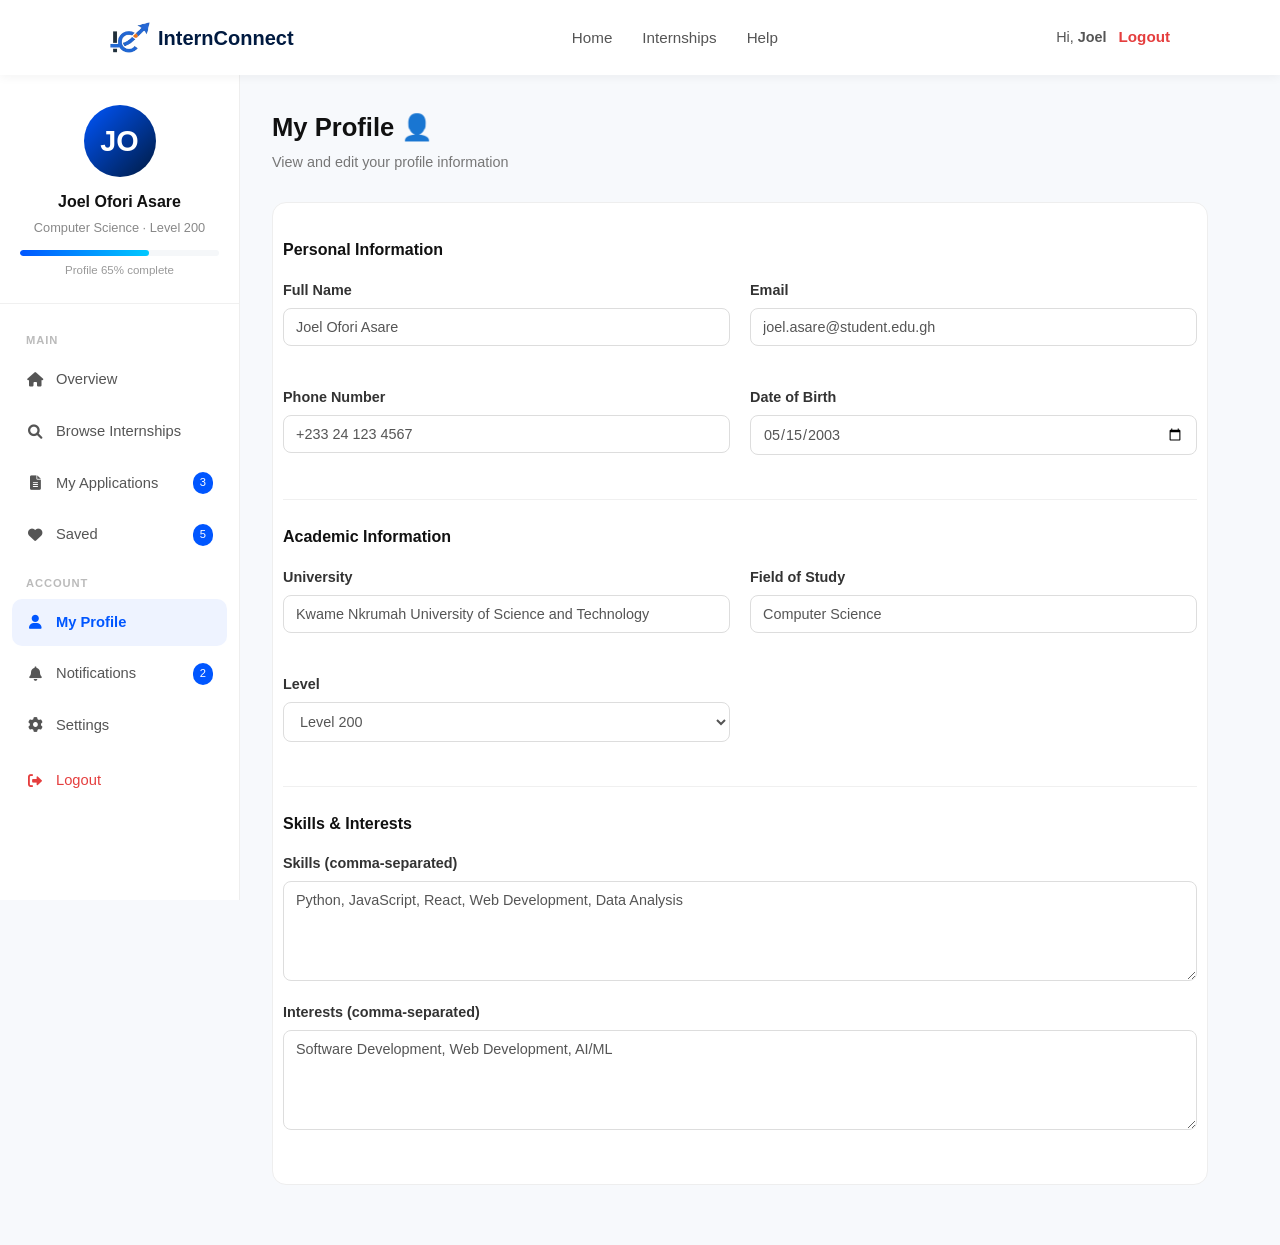
<file: Capstone Project/profile.html>
<!DOCTYPE html>
<html lang="en">
<head>
  <meta charset="UTF-8">
  <meta name="viewport" content="width=device-width, initial-scale=1.0">
  <title>My Profile | InternConnect</title>
  <link rel="stylesheet" href="styles1.css">
  <link rel="stylesheet" href="https://cdnjs.cloudflare.com/ajax/libs/font-awesome/6.0.0/css/all.min.css">
  <link rel="icon" type="image/x-icon" href="images/logo.png">
</head>
<body>

  <!-- Navbar -->
  <nav class="navbar">
    <div class="container nav-flex">
      <div class="logo">
        <img class="ilogo" src="images/logo.png" alt="InternConnect Logo">
        <span><strong>InternConnect</strong></span>
      </div>
      <ul class="nav-links">
        <li><a href="index.html">Home</a></li>
        <li><a href="internships.html">Internships</a></li>
        <li><a href="Help.html">Help</a></li>
      </ul>
      <div class="nav-auth" style="gap:12px;">
        <span style="font-size:0.9rem;color:#555;">Hi, <strong>Joel</strong></span>
        <a href="index.html" class="login-text" style="color:#e53e3e;">Logout</a>
      </div>
      <div class="mobile-toggle"><i class="fa fa-bars"></i></div>
    </div>
  </nav>

  <div class="dash-wrapper">

    <!-- Sidebar -->
    <aside class="dash-sidebar">
      <div class="dash-profile">
        <div class="avatar">JO</div>
        <h3>Joel Ofori Asare</h3>
        <p>Computer Science · Level 200</p>
        <div class="profile-completion">
          <div class="profile-completion-bar"></div>
        </div>
        <div class="completion-label">Profile 65% complete</div>
      </div>

      <nav class="dash-nav">
        <div class="nav-divider">Main</div>
        <a href="student-dashboard.html" class="dash-nav-item"><i class="fa fa-home"></i> Overview</a>
        <a href="internships.html" class="dash-nav-item"><i class="fa fa-search"></i> Browse Internships</a>
        <a href="applications.html" class="dash-nav-item"><i class="fa fa-file-alt"></i> My Applications <span class="badge-count">3</span></a>
        <a href="saved.html" class="dash-nav-item"><i class="fa fa-heart"></i> Saved <span class="badge-count">5</span></a>

        <div class="nav-divider">Account</div>
        <a href="profile.html" class="dash-nav-item active"><i class="fa fa-user"></i> My Profile</a>
        <a href="notifications.html" class="dash-nav-item"><i class="fa fa-bell"></i> Notifications <span class="badge-count">2</span></a>
        <a href="settings.html" class="dash-nav-item"><i class="fa fa-cog"></i> Settings</a>
        <a href="index.html" class="dash-nav-item" style="color:#e53e3e;margin-top:8px;"><i class="fa fa-sign-out-alt"></i> Logout</a>
      </nav>
    </aside>

    <!-- Main -->
    <main class="dash-main">

      <!-- Top Bar -->
      <div class="dash-topbar">
        <div>
          <h1>My Profile 👤</h1>
          <p>View and edit your profile information</p>
        </div>
      </div>

      <!-- Profile Section -->
      <div style="padding: 10px;" class="applications-card">
        <div class="profile-section">
          <h2>Personal Information</h2>
          <div class="profile-form-grid">
            <div class="form-group">
              <label>Full Name</label>
              <input type="text" value="Joel Ofori Asare" placeholder="Full Name">
            </div>
            <div class="form-group">
              <label>Email</label>
              <input type="email" value="joel.asare@student.edu.gh" placeholder="Email">
            </div>
            <div class="form-group">
              <label>Phone Number</label>
              <input type="tel" value="+233 24 123 4567" placeholder="Phone Number">
            </div>
            <div class="form-group">
              <label>Date of Birth</label>
              <input type="date" value="2003-05-15">
            </div>
          </div>
        </div>

        <div class="profile-section">
          <h2>Academic Information</h2>
          <div class="profile-form-grid">
            <div class="form-group">
              <label>University</label>
              <input type="text" value="Kwame Nkrumah University of Science and Technology" placeholder="University">
            </div>
            <div class="form-group">
              <label>Field of Study</label>
              <input type="text" value="Computer Science" placeholder="Field of Study">
            </div>
            <div class="form-group">
              <label>Level</label>
              <select>
                <option>Level 100</option>
                <option selected>Level 200</option>
                <option>Level 300</option>
                <option>Level 400</option>
              </select>
            </div>
            
          </div>
        </div>

        <div class="profile-section">
          <h2>Skills & Interests</h2>
          <div class="form-group">
            <label>Skills (comma-separated)</label>
            <textarea placeholder="e.g., Python, JavaScript, Web Development, etc.">Python, JavaScript, React, Web Development, Data Analysis</textarea>
          </div>
          <div class="form-group">
            <label>Interests (comma-separated)</label>
            <textarea placeholder="e.g., Software Development, Data Science, etc.">Software Development, Web Development, AI/ML</textarea>
          </div>
        </div>

      </div>

    </main>
  </div>

  <script src="index.js"></script>

<script>
let profile = JSON.parse(localStorage.getItem("profile")) || {
  skills: ["HTML", "CSS", "JavaScript"],
  cv: null
};

const container = document.getElementById("skillsContainer");
const input = document.getElementById("skillInput");
const btn = document.getElementById("addSkillBtn");
const progressBar = document.getElementById("progressBar");
const progressText = document.getElementById("progressText");
const cvBox = document.getElementById("cvBox");

/* RENDER */
function renderSkills() {
  container.innerHTML = "";

  profile.skills.forEach((skill, index) => {
    const div = document.createElement("div");
    div.className = "skill";

    div.innerHTML = `
      ${skill}
      <button onclick="removeSkill(${index})">✕</button>
    `;

    container.appendChild(div);
  });
}

/* ADD */
function addSkill() {
  const value = input.value.trim();
  if (!value) return;

  if (profile.skills.includes(value)) {
    alert("Skill already exists");
    return;
  }

  profile.skills.push(value);
  input.value = "";
  save();
}

/* DELETE */
function removeSkill(index) {
  profile.skills.splice(index, 1);
  save();
}

/* CV */
const fileInput = document.createElement("input");
fileInput.type = "file";
fileInput.accept = ".pdf,.doc,.docx";
fileInput.style.display = "none";
document.body.appendChild(fileInput);

cvBox.onclick = () => fileInput.click();

fileInput.onchange = () => {
  profile.cv = fileInput.files[0].name;
  save();
};

/* SAVE */
function save() {
  localStorage.setItem("profile", JSON.stringify(profile));
  render();
}

/* PROGRESS */
function updateProgress() {
  let progress = 40;

  if (profile.skills.length >= 5) progress += 30;
  if (profile.cv) progress += 30;

  progressBar.style.width = progress + "%";
  progressText.innerText = "Profile " + progress + "%";
}

/* INIT */
function render() {
  renderSkills();
  updateProgress();

  if (profile.cv) {
    cvBox.innerHTML = "📄 " + profile.cv;
  }
}

input.addEventListener("keypress", (e) => {
  if (e.key === "Enter") addSkill();
});

btn.addEventListener("click", addSkill);

render();
</script>

</body>
</html>
</file>
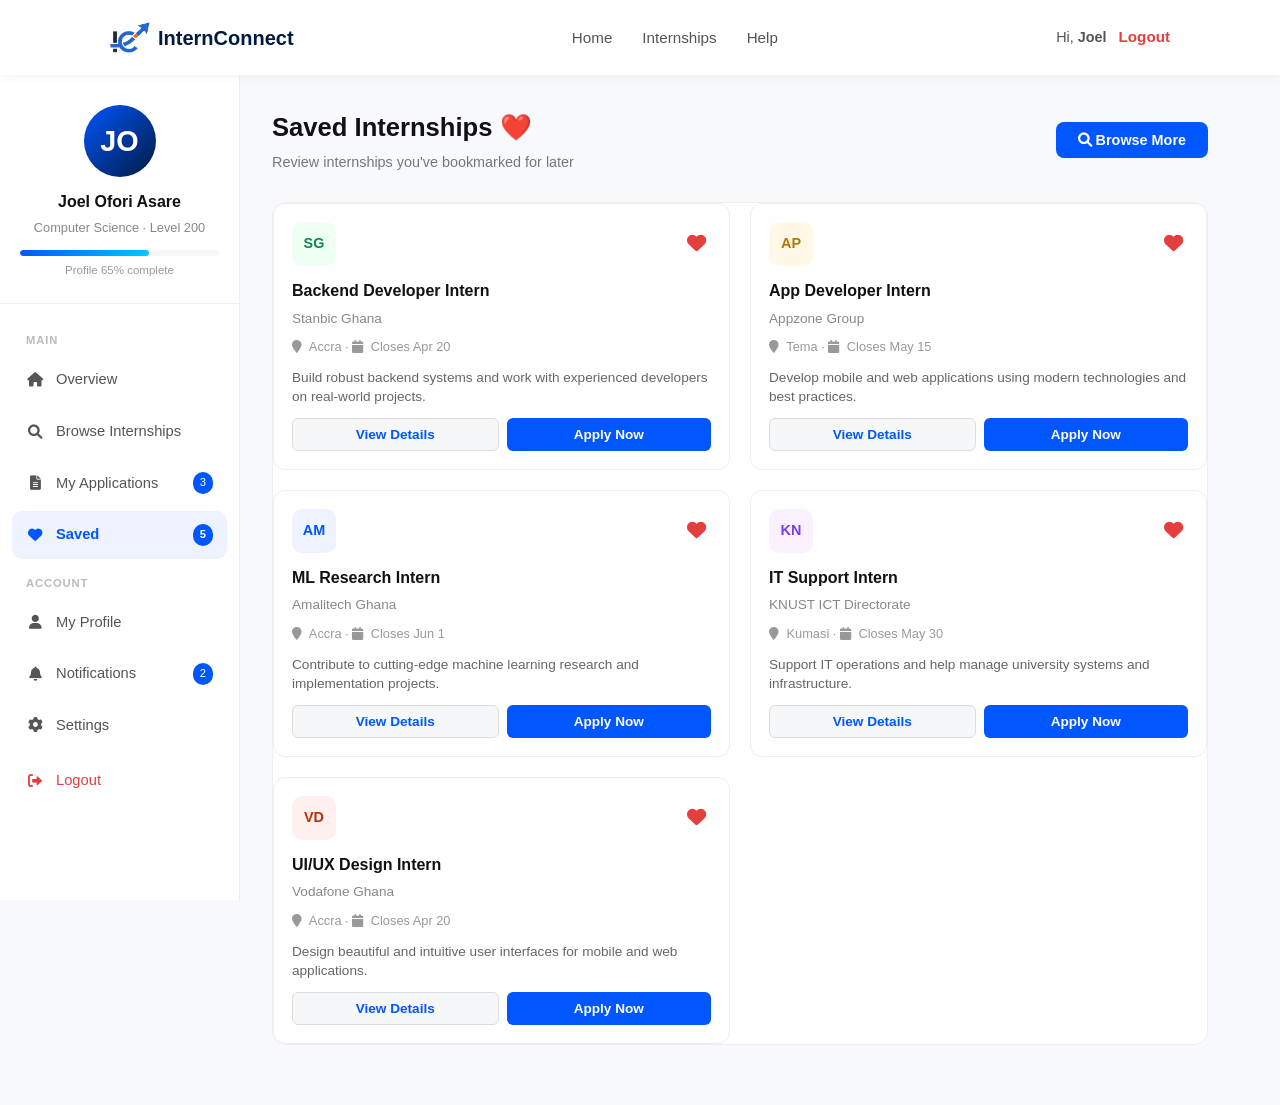
<file: Capstone Project/saved.html>
<!DOCTYPE html>
<html lang="en">
<head>
  <meta charset="UTF-8">
  <meta name="viewport" content="width=device-width, initial-scale=1.0">
  <title>Saved Internships | InternConnect</title>
  <link rel="stylesheet" href="styles1.css">
  <link rel="stylesheet" href="https://cdnjs.cloudflare.com/ajax/libs/font-awesome/6.0.0/css/all.min.css">
  <link rel="icon" type="image/x-icon" href="images/logo.png">
</head>
<body>

  <!-- Navbar -->
  <nav class="navbar">
    <div class="container nav-flex">
      <div class="logo">
        <img class="ilogo" src="images/logo.png" alt="InternConnect Logo">
        <span><strong>InternConnect</strong></span>
      </div>
      <ul class="nav-links">
        <li><a href="index.html">Home</a></li>
        <li><a href="internships.html">Internships</a></li>
        <li><a href="Help.html">Help</a></li>
      </ul>
      <div class="nav-auth" style="gap:12px;">
        <span style="font-size:0.9rem;color:#555;">Hi, <strong>Joel</strong></span>
        <a href="index.html" class="login-text" style="color:#e53e3e;">Logout</a>
      </div>
      <div class="mobile-toggle"><i class="fa fa-bars"></i></div>
    </div>
  </nav>

  <div class="dash-wrapper">

    <!-- Sidebar -->
    <aside class="dash-sidebar">
      <div class="dash-profile">
        <div class="avatar">JO</div>
        <h3>Joel Ofori Asare</h3>
        <p>Computer Science · Level 200</p>
        <div class="profile-completion">
          <div class="profile-completion-bar"></div>
        </div>
        <div class="completion-label">Profile 65% complete</div>
      </div>

      <nav class="dash-nav">
        <div class="nav-divider">Main</div>
        <a href="student-dashboard.html" class="dash-nav-item"><i class="fa fa-home"></i> Overview</a>
        <a href="internships.html" class="dash-nav-item"><i class="fa fa-search"></i> Browse Internships</a>
        <a href="applications.html" class="dash-nav-item"><i class="fa fa-file-alt"></i> My Applications <span class="badge-count">3</span></a>
        <a href="saved.html" class="dash-nav-item active"><i class="fa fa-heart"></i> Saved <span class="badge-count">5</span></a>

        <div class="nav-divider">Account</div>
        <a href="profile.html" class="dash-nav-item"><i class="fa fa-user"></i> My Profile</a>
        <a href="notifications.html" class="dash-nav-item"><i class="fa fa-bell"></i> Notifications <span class="badge-count">2</span></a>
        <a href="settings.html" class="dash-nav-item"><i class="fa fa-cog"></i> Settings</a>
        <a href="index.html" class="dash-nav-item" style="color:#e53e3e;margin-top:8px;"><i class="fa fa-sign-out-alt"></i> Logout</a>
      </nav>
    </aside>

    <!-- Main -->
    <main class="dash-main">

      <!-- Top Bar -->
      <div class="dash-topbar">
        <div>
          <h1>Saved Internships ❤️</h1>
          <p>Review internships you've bookmarked for later</p>
        </div>
        <button class="btn-browse" onclick="window.location.href='internships.html'">
          <i class="fa fa-search"></i> Browse More
        </button>
      </div>

      <!-- Saved Items -->
      <div class="applications-card">
        <div class="saved-items-grid">
          
          <!-- Saved Item -->
          <div class="saved-item-card">
            <div class="saved-header">
              <div class="saved-logo" style="background:#f0fff4;color:#0a8a4a;">SG</div>
              <button class="btn-save-remove" title="Remove from saved">
                <i class="fa fa-heart" style="color:#e53e3e;"></i>
              </button>
            </div>
            <h3>Backend Developer Intern</h3>
            <p class="company-name">Stanbic Ghana</p>
            <p class="job-details">
              <i class="fa fa-map-marker"></i> Accra · 
              <i class="fa fa-calendar"></i> Closes Apr 20
            </p>
            <p class="description">Build robust backend systems and work with experienced developers on real-world projects.</p>
            <div class="saved-actions">
              <button class="btn-view">View Details</button>
              <button class="btn-apply">Apply Now</button>
            </div>
          </div>

          <!-- Saved Item -->
          <div class="saved-item-card">
            <div class="saved-header">
              <div class="saved-logo" style="background:#fff8e6;color:#b07800;">AP</div>
              <button class="btn-save-remove" title="Remove from saved">
                <i class="fa fa-heart" style="color:#e53e3e;"></i>
              </button>
            </div>
            <h3>App Developer Intern</h3>
            <p class="company-name">Appzone Group</p>
            <p class="job-details">
              <i class="fa fa-map-marker"></i> Tema · 
              <i class="fa fa-calendar"></i> Closes May 15
            </p>
            <p class="description">Develop mobile and web applications using modern technologies and best practices.</p>
            <div class="saved-actions">
              <button class="btn-view">View Details</button>
              <button class="btn-apply">Apply Now</button>
            </div>
          </div>

          <!-- Saved Item -->
          <div class="saved-item-card">
            <div class="saved-header">
              <div class="saved-logo" style="background:#eef3ff;color:#0056FF;">AM</div>
              <button class="btn-save-remove" title="Remove from saved">
                <i class="fa fa-heart" style="color:#e53e3e;"></i>
              </button>
            </div>
            <h3>ML Research Intern</h3>
            <p class="company-name">Amalitech Ghana</p>
            <p class="job-details">
              <i class="fa fa-map-marker"></i> Accra · 
              <i class="fa fa-calendar"></i> Closes Jun 1
            </p>
            <p class="description">Contribute to cutting-edge machine learning research and implementation projects.</p>
            <div class="saved-actions">
              <button class="btn-view">View Details</button>
              <button class="btn-apply">Apply Now</button>
            </div>
          </div>

          <!-- Saved Item -->
          <div class="saved-item-card">
            <div class="saved-header">
              <div class="saved-logo" style="background:#faf0ff;color:#7c3aed;">KN</div>
              <button class="btn-save-remove" title="Remove from saved">
                <i class="fa fa-heart" style="color:#e53e3e;"></i>
              </button>
            </div>
            <h3>IT Support Intern</h3>
            <p class="company-name">KNUST ICT Directorate</p>
            <p class="job-details">
              <i class="fa fa-map-marker"></i> Kumasi · 
              <i class="fa fa-calendar"></i> Closes May 30
            </p>
            <p class="description">Support IT operations and help manage university systems and infrastructure.</p>
            <div class="saved-actions">
              <button class="btn-view">View Details</button>
              <button class="btn-apply">Apply Now</button>
            </div>
          </div>

          <!-- Saved Item -->
          <div class="saved-item-card">
            <div class="saved-header">
              <div class="saved-logo" style="background:#fff0f0;color:#c0290a;">VD</div>
              <button class="btn-save-remove" title="Remove from saved">
                <i class="fa fa-heart" style="color:#e53e3e;"></i>
              </button>
            </div>
            <h3>UI/UX Design Intern</h3>
            <p class="company-name">Vodafone Ghana</p>
            <p class="job-details">
              <i class="fa fa-map-marker"></i> Accra · 
              <i class="fa fa-calendar"></i> Closes Apr 20
            </p>
            <p class="description">Design beautiful and intuitive user interfaces for mobile and web applications.</p>
            <div class="saved-actions">
              <button class="btn-view">View Details</button>
              <button class="btn-apply">Apply Now</button>
            </div>
          </div>

        </div>
      </div>

    </main>
  </div>

  <script src="index.js"></script>

</body>
</html>
</file>
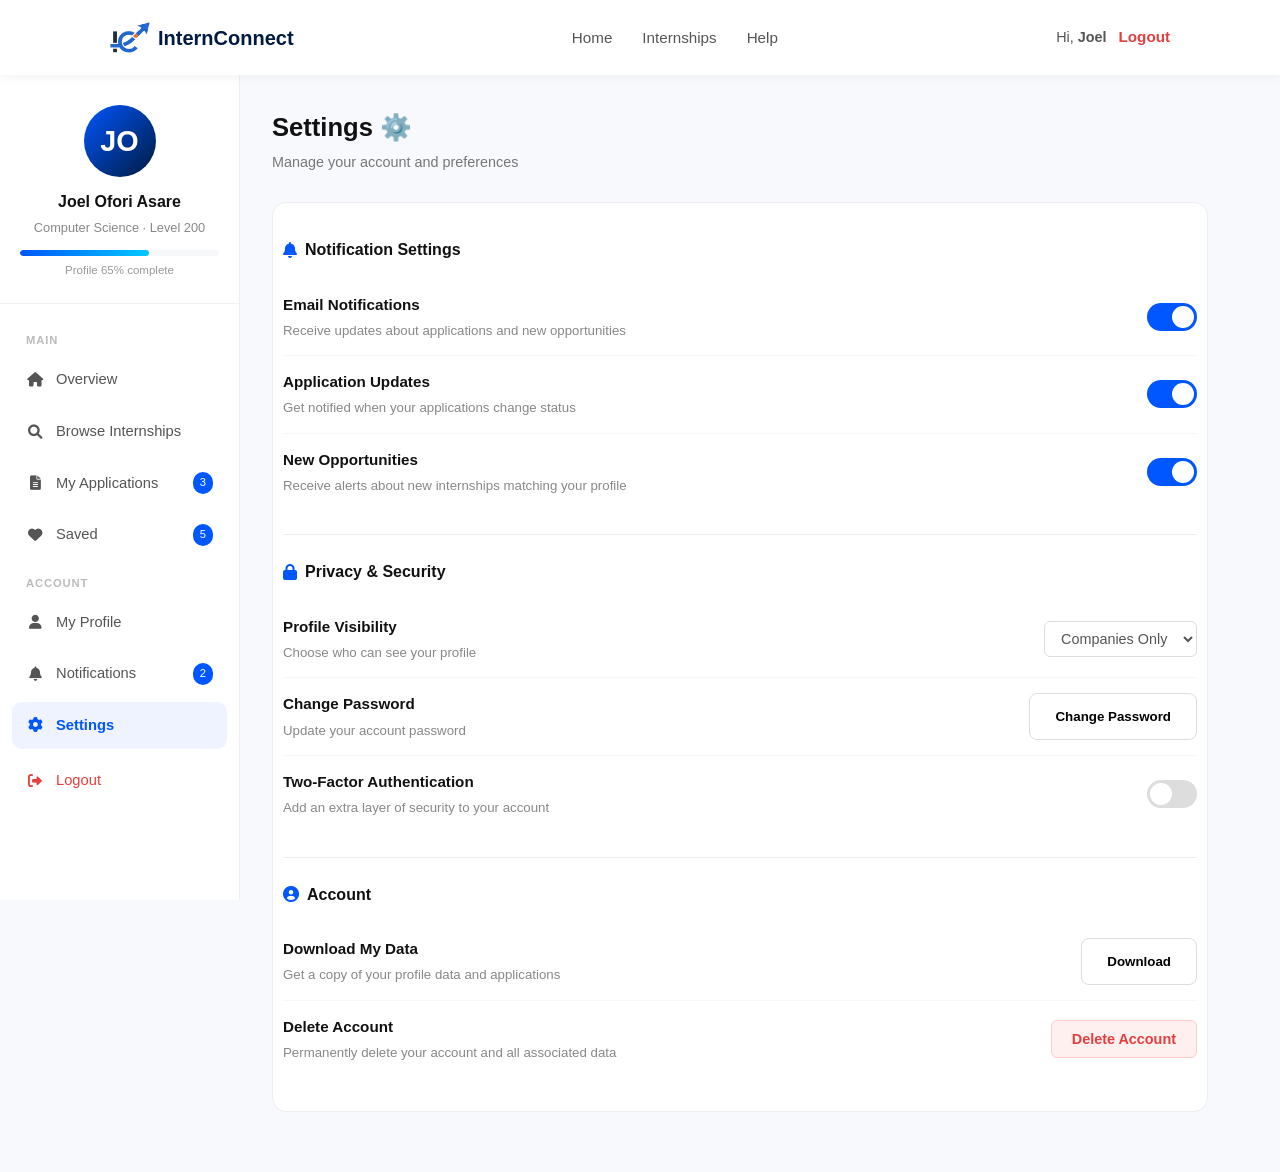
<file: Capstone Project/settings.html>
<!DOCTYPE html>
<html lang="en">
<head>
  <meta charset="UTF-8">
  <meta name="viewport" content="width=device-width, initial-scale=1.0">
  <title>Settings | InternConnect</title>
  <link rel="stylesheet" href="styles1.css">
  <link rel="stylesheet" href="https://cdnjs.cloudflare.com/ajax/libs/font-awesome/6.0.0/css/all.min.css">
  <link rel="icon" type="image/x-icon" href="images/logo.png">
</head>
<body>

  <!-- Navbar -->
  <nav class="navbar">
    <div class="container nav-flex">
      <div class="logo">
        <img class="ilogo" src="images/logo.png" alt="InternConnect Logo">
        <span><strong>InternConnect</strong></span>
      </div>
      <ul class="nav-links">
        <li><a href="index.html">Home</a></li>
        <li><a href="internships.html">Internships</a></li>
        <li><a href="Help.html">Help</a></li>
      </ul>
      <div class="nav-auth" style="gap:12px;">
        <span style="font-size:0.9rem;color:#555;">Hi, <strong>Joel</strong></span>
        <a href="index.html" class="login-text" style="color:#e53e3e;">Logout</a>
      </div>
      <div class="mobile-toggle"><i class="fa fa-bars"></i></div>
    </div>
  </nav>

  <div class="dash-wrapper">

    <!-- Sidebar -->
    <aside class="dash-sidebar">
      <div class="dash-profile">
        <div class="avatar">JO</div>
        <h3>Joel Ofori Asare</h3>
        <p>Computer Science · Level 200</p>
        <div class="profile-completion">
          <div class="profile-completion-bar"></div>
        </div>
        <div class="completion-label">Profile 65% complete</div>
      </div>

      <nav class="dash-nav">
        <div class="nav-divider">Main</div>
        <a href="student-dashboard.html" class="dash-nav-item"><i class="fa fa-home"></i> Overview</a>
        <a href="internships.html" class="dash-nav-item"><i class="fa fa-search"></i> Browse Internships</a>
        <a href="applications.html" class="dash-nav-item"><i class="fa fa-file-alt"></i> My Applications <span class="badge-count">3</span></a>
        <a href="saved.html" class="dash-nav-item"><i class="fa fa-heart"></i> Saved <span class="badge-count">5</span></a>

        <div class="nav-divider">Account</div>
        <a href="profile.html" class="dash-nav-item"><i class="fa fa-user"></i> My Profile</a>
        <a href="notifications.html" class="dash-nav-item"><i class="fa fa-bell"></i> Notifications <span class="badge-count">2</span></a>
        <a href="settings.html" class="dash-nav-item active"><i class="fa fa-cog"></i> Settings</a>
        <a href="index.html" class="dash-nav-item" style="color:#e53e3e;margin-top:8px;"><i class="fa fa-sign-out-alt"></i> Logout</a>
      </nav>
    </aside>

    <!-- Main -->
    <main class="dash-main">

      <!-- Top Bar -->
      <div class="dash-topbar">
        <div>
          <h1>Settings ⚙️</h1>
          <p>Manage your account and preferences</p>
        </div>
      </div>

      <!-- Settings Sections -->
      <div style="padding: 10px;" class="applications-card">

        <!-- Notification Settings -->
        <div class="settings-section">
          <h2><i class="fa fa-bell"></i> Notification Settings</h2>
          <div class="settings-item">
            <div class="settings-info">
              <h4>Email Notifications</h4>
              <p>Receive updates about applications and new opportunities</p>
            </div>
            <label class="toggle-switch">
              <input type="checkbox" checked>
              <span class="slider"></span>
            </label>
          </div>
          <div class="settings-item">
            <div class="settings-info">
              <h4>Application Updates</h4>
              <p>Get notified when your applications change status</p>
            </div>
            <label class="toggle-switch">
              <input type="checkbox" checked>
              <span class="slider"></span>
            </label>
          </div>
          <div class="settings-item">
            <div class="settings-info">
              <h4>New Opportunities</h4>
              <p>Receive alerts about new internships matching your profile</p>
            </div>
            <label class="toggle-switch">
              <input type="checkbox" checked>
              <span class="slider"></span>
            </label>
          </div>
        </div>

        <!-- Privacy Settings -->
        <div class="settings-section">
          <h2><i class="fa fa-lock"></i> Privacy & Security</h2>
          <div class="settings-item">
            <div class="settings-info">
              <h4>Profile Visibility</h4>
              <p>Choose who can see your profile</p>
            </div>
            <select class="settings-select">
              <option>Everyone</option>
              <option selected>Companies Only</option>
              <option>Private</option>
            </select>
          </div>
          <div class="settings-item">
            <div class="settings-info">
              <h4>Change Password</h4>
              <p>Update your account password</p>
            </div>
            <button class="btn-secondary">Change Password</button>
          </div>
          <div class="settings-item">
            <div class="settings-info">
              <h4>Two-Factor Authentication</h4>
              <p>Add an extra layer of security to your account</p>
            </div>
            <label class="toggle-switch">
              <input type="checkbox">
              <span class="slider"></span>
            </label>
          </div>
        </div>

        <!-- Account Settings -->
        <div class="settings-section">
          <h2><i class="fa fa-user-circle"></i> Account</h2>
          <div class="settings-item">
            <div class="settings-info">
              <h4>Download My Data</h4>
              <p>Get a copy of your profile data and applications</p>
            </div>
            <button class="btn-secondary">Download</button>
          </div>
          <div class="settings-item">
            <div class="settings-info">
              <h4>Delete Account</h4>
              <p>Permanently delete your account and all associated data</p>
            </div>
            <button class="btn-danger">Delete Account</button>
          </div>
        </div>

      </div>

    </main>
  </div>

  <script src="index.js"></script>
</body>
</html>
<!--<style>
        /* --- CSS STYLING --- */
        :root {
            --primary-blue: #007bff;
            --bg-light: #f4f7f9;
            --card-white: #ffffff;
            --text-main: #2d3436;
            --text-muted: #636e72;
        }

        body {
            font-family: 'Segoe UI', Roboto, Helvetica, Arial, sans-serif;
            background-color: #d1d9e6;
            display: flex;
            flex-direction: column;
            align-items: center;
            padding: 40px 20px;
            margin: 0;
        }

        /* Input Form Styling */
        .admin-panel {
            background: var(--card-white);
            padding: 20px;
            border-radius: 15px;
            margin-bottom: 30px;
            box-shadow: 0 4px 15px rgba(0,0,0,0.1);
            width: 100%;
            max-width: 375px;
        }

        .admin-panel input {
            width: 90%;
            padding: 10px;
            margin: 5px 0 15px 0;
            border: 1px solid #ddd;
            border-radius: 8px;
        }

        .admin-panel button {
            width: 100%;
            padding: 10px;
            background: var(--primary-blue);
            color: white;
            border: none;
            border-radius: 8px;
            cursor: pointer;
            font-weight: bold;
        }

        /* Mobile UI Styling */
        .iphone-container {
            width: 375px;
            background: var(--bg-light);
            border-radius: 40px;
            padding: 25px;
            box-shadow: 0 20px 50px rgba(0,0,0,0.2);
            position: relative;
            overflow: hidden;
        }

        .header {
            display: flex;
            justify-content: center;
            align-items: center;
            margin-bottom: 25px;
        }

        .header h2 { font-size: 18px; color: var(--text-main); margin: 0; }

        .close-btn {
            position: absolute;
            right: 25px;
            background: #e2e8f0;
            width: 30px;
            height: 30px;
            border-radius: 50%;
            display: flex;
            align-items: center;
            justify-content: center;
            cursor: pointer;
        }

        .profile-area {
            text-align: center;
            margin-bottom: 35px;
        }

        .avatar-circle {
            width: 90px;
            height: 90px;
            background: var(--primary-blue);
            color: white;
            border-radius: 50%;
            display: flex;
            align-items: center;
            justify-content: center;
            font-size: 28px;
            font-weight: bold;
            margin: 0 auto 15px;
            box-shadow: 0 5px 15px rgba(0,123,255,0.3);
        }

        .name-display { font-size: 22px; margin: 0; color: var(--text-main); font-weight: 700; }
        .handle-display { color: var(--text-muted); font-size: 14px; margin-top: 5px; }

        .edit-profile-btn {
            margin-top: 15px;
            padding: 8px 20px;
            border: 1px solid #ccc;
            border-radius: 20px;
            background: white;
            font-size: 13px;
            cursor: pointer;
        }

        .section-title {
            color: var(--text-muted);
            font-weight: 600;
            font-size: 14px;
            margin: 0 0 10px 10px;
        }

        .settings-card {
            background: var(--card-white);
            border-radius: 20px;
            overflow: hidden;
        }

        .row {
            display: flex;
            align-items: center;
            padding: 16px;
            border-bottom: 1px solid #f1f3f5;
            transition: background 0.2s;
        }

        .row:last-child { border-bottom: none; }

        .row i {
            width: 25px;
            color: var(--primary-blue);
            font-size: 18px;
            margin-right: 15px;
        }

        .row-content {
            flex: 1;
            display: flex;
            justify-content: space-between;
            font-size: 15px;
            color: var(--text-main);
        }

        .secondary-text { color: #95a5a6; font-size: 14px; }
        .blue-text { color: var(--primary-blue); font-weight: 600; }
        .chevron { color: #d1d8e0; font-size: 12px; }
    </style>
</head>
<body>

    <div class="admin-panel">
        <label>Full Name:</label>
        <input type="text" id="inputName" placeholder="e.g. Jane Smith">
        <label>Email Address:</label>
        <input type="email" id="inputEmail" placeholder="e.g. jane@example.com">
        <button onclick="updateIdentity()">Update Interface</button>
    </div>

    <div class="iphone-container">
        <div class="header">
            <h2>Settings</h2>
            <div class="close-btn"><i class="fa-solid fa-xmark"></i></div>
        </div>

        <div class="profile-area">
            <div id="uiInitials" class="avatar-circle">JD</div>
            <h1 id="uiFullName" class="name-display">JOHN DOE</h1>
            <p id="uiHandle" class="handle-display">johndoe123</p>
            <button class="edit-profile-btn">Edit profile</button>
        </div>

        <p class="section-title">Account</p>
        <div class="settings-card">
            <div class="row">
                <i class="fa-regular fa-envelope"></i>
                <div class="row-content">
                    <span>Email</span>
                    <span id="uiEmail" class="secondary-text">johndoe@gmail.com</span>
                </div>
            </div>
            <div class="row">
                <i class="fa-solid fa-shield-halved"></i>
                <div class="row-content">
                    <span>Age verification</span>
                </div>
                <i class="fa-solid fa-chevron-right chevron"></i>
            </div>
            <div class="row">
                <i class="fa-solid fa-square-plus"></i>
                <div class="row-content">
                    <span>Subscription</span>
                    <span class="blue-text">Free Plan</span>
                </div>
            </div>
        </div>
    </div>

    <script>
        function updateIdentity() {
            // Get values from the input form
            const fullName = document.getElementById('inputName').value || "New User";
            const email = document.getElementById('inputEmail').value || "user@example.com";

            // Generate initials
            const nameParts = fullName.split(" ");
            let initials = "";
            if(nameParts.length > 1) {
                initials = nameParts[0][0] + nameParts[1][0];
            } else {
                initials = nameParts[0][0] + (nameParts[0][1] || "");
            }

            // Update UI Elements
            document.getElementById('uiFullName').innerText = fullName.toUpperCase();
            document.getElementById('uiInitials').innerText = initials.toUpperCase();
            document.getElementById('uiEmail').innerText = email;
            
            // Create a simple handle from the name
            const handle = fullName.toLowerCase().replace(/\s+/g, '') + Math.floor(Math.random() * 100);
            document.getElementById('uiHandle').innerText = handle;
        }
    </script>-->
</body>
</html>
</file>
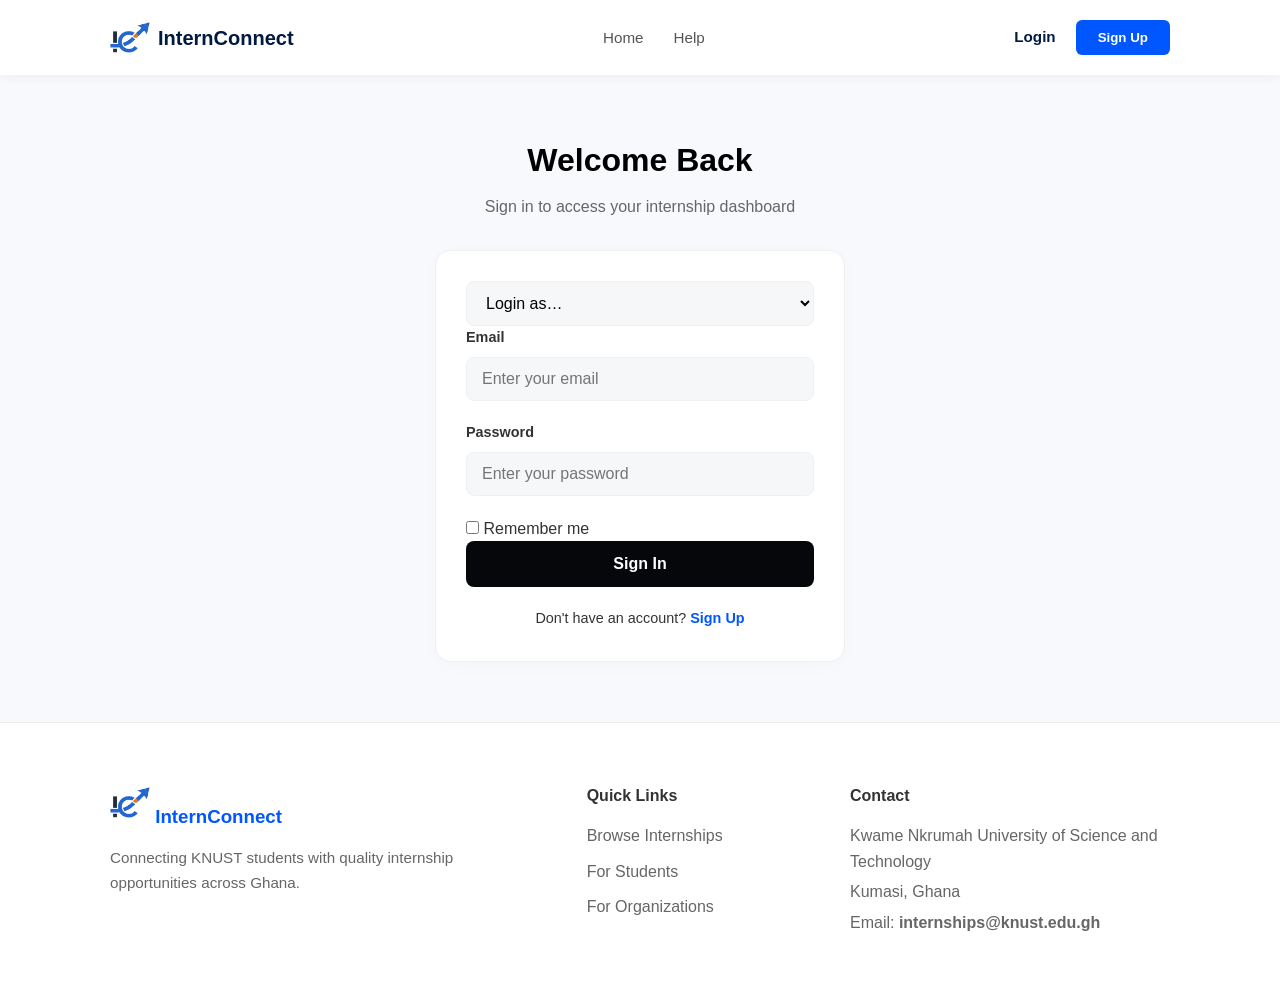
<file: Capstone Project/Sign In.html>
<!DOCTYPE html>
<html lang="en">
<head>
    <meta charset="UTF-8">
    <meta name="viewport" content="width=device-width, initial-scale=1.0">
    <title>Sign In | InternConnect</title>
    <link rel="stylesheet" href="styles.css">
    <link rel="stylesheet" href="https://cdnjs.cloudflare.com/ajax/libs/font-awesome/6.0.0/css/all.min.css">
</head>
<body>
    <nav class="navbar">
        <div class="container nav-flex">
            <div class="logo">
                <img class="ilogo" src="images/logo.png" alt="InternConnect Logo">
                <span><strong>InternConnect</strong></span>
            </div>

            <ul class="nav-links">
                <li><a href="index.html">Home</a></li>
                <li><a href="Help.html">Help</a></li>
            </ul>

            <div class="nav-auth">
                <a href="Sign In.html" class="login-text">Login</a>
                <button class="btn-signup"><a href="Sign Up.html" style="color: white; text-decoration: none;">Sign Up</a></button>
            </div>

            <div class="mobile-toggle">
                <i class="fa fa-bars"></i>
            </div>
        </div>
    </nav>

    <div class="auth-container">
        <div class="auth-header">
            <h1>Welcome Back</h1>
            <p>Sign in to access your internship dashboard</p>
        </div>

        <div class="auth-card">
            <!-- Single form, no nesting -->
            <form id="signInForm">
                <select class="signintype" id="loginType" required>
                    <option value="">Login as…</option>
                    <option value="student">Student</option>
                    <option value="company">Company</option>
                </select>

                <div class="form-group">
                    <label>Email</label>
                    <input type="email" placeholder="Enter your email" required>
                </div>

                <div class="form-group">
                    <label>Password</label>
                    <input type="password" placeholder="Enter your password" required>
                </div>

                <div class="remember-forgot">
                    <label><input type="checkbox"> Remember me</label>
                </div>

                <button type="submit" class="btn-auth-submit">Sign In</button>
            </form>

            <div class="auth-footer">
                <p>Don't have an account? <a href="Sign Up.html">Sign Up</a></p>
            </div>
        </div>
    </div>

    <footer>
        <div class="container footer-grid">
            <div class="footer-brand">
                <h3><img class="ilogo" src="images/logo.png" alt="InternConnect Logo"> InternConnect</h3>
                <p>Connecting KNUST students with quality internship opportunities across Ghana.</p>
            </div>
            <div class="footer-links">
                <h4>Quick Links</h4>
                <ul>
                    <li><a href="#">Browse Internships</a></li>
                    <li><a href="#">For Students</a></li>
                    <li><a href="#">For Organizations</a></li>
                </ul>
            </div>
            <div class="footer-contact">
                <h4>Contact</h4>
                <p>Kwame Nkrumah University of Science and Technology</p>
                <p>Kumasi, Ghana</p>
                <p>Email: <strong>internships@knust.edu.gh</strong></p>
            </div>
        </div>
    </footer>

    <script src="index.js"></script>
</body>
</html>
</file>
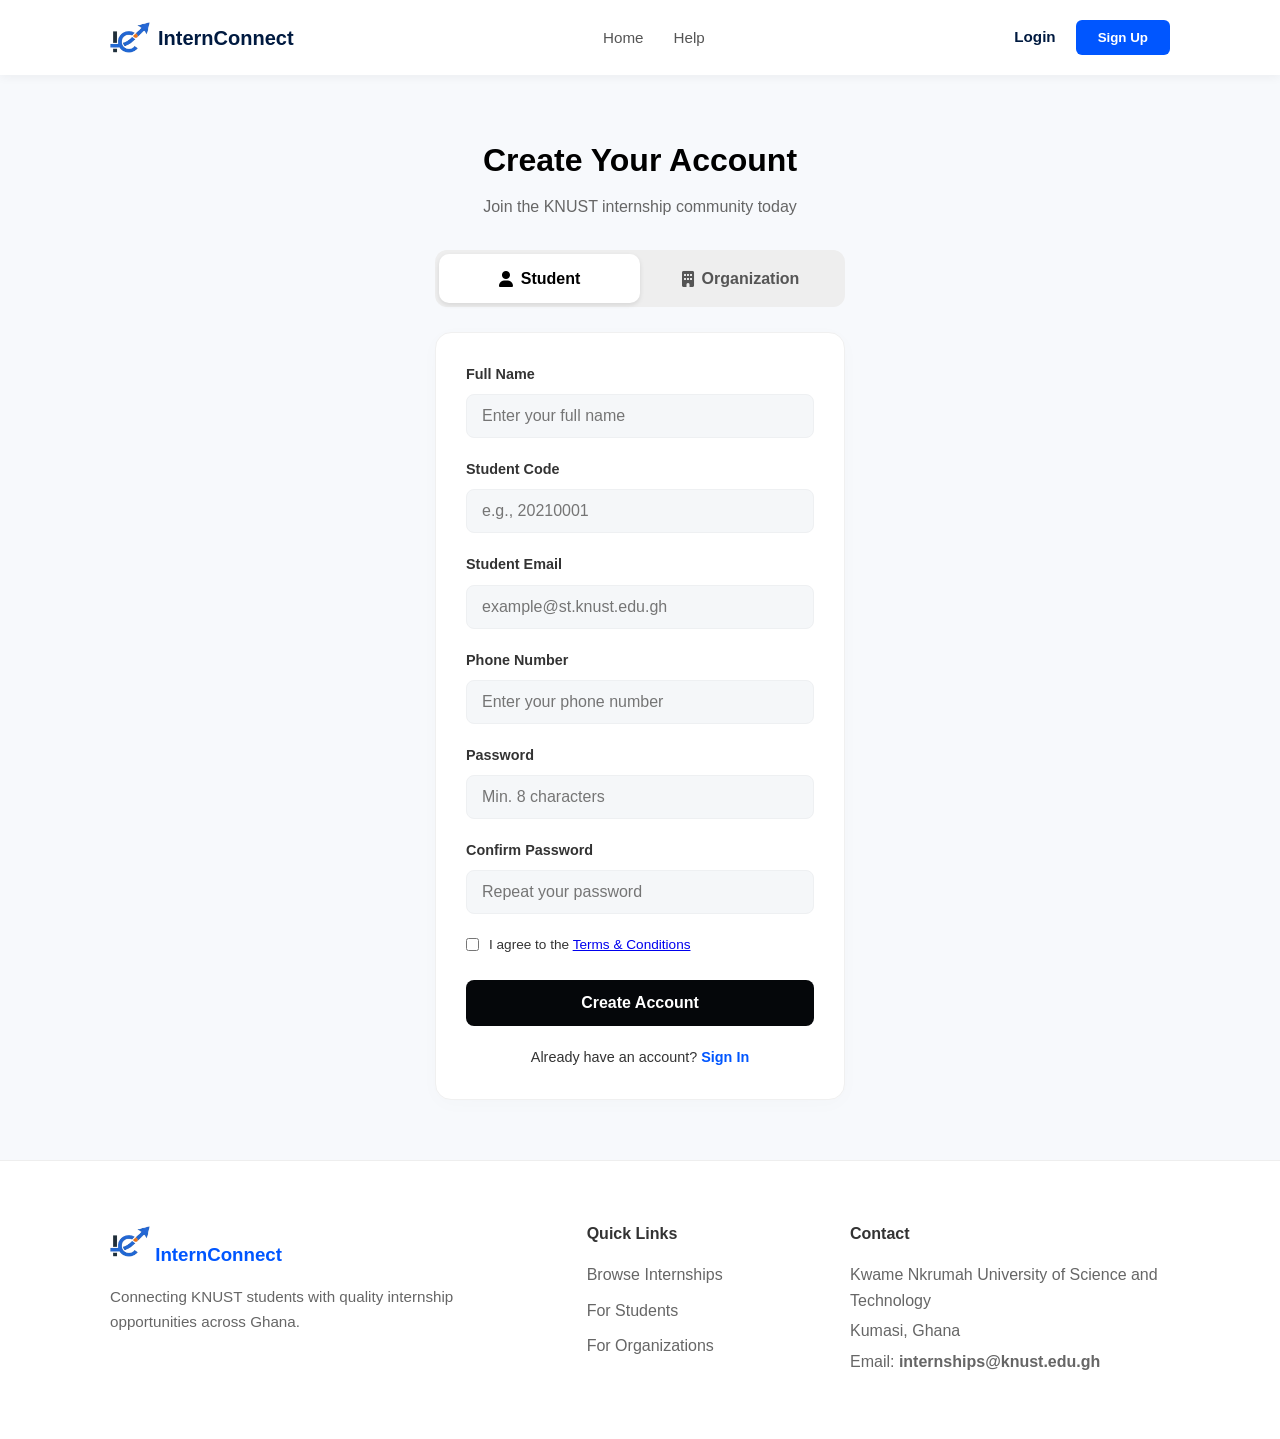
<file: Capstone Project/Sign Up.html>
<!DOCTYPE html>
<html lang="en">
<head>
    <meta charset="UTF-8">
    <meta name="viewport" content="width=device-width, initial-scale=1.0">
    <title>Sign Up | InternConnect</title>
    <link rel="stylesheet" href="styles.css">
    <link rel="stylesheet" href="https://cdnjs.cloudflare.com/ajax/libs/font-awesome/6.0.0/css/all.min.css">
</head>
<body>
    <nav class="navbar">
        <div class="container nav-flex">
            <div class="logo">
                <img class="ilogo" src="images/logo.png" alt="InternConnect Logo">
                <span><strong>InternConnect</strong></span>
            </div>

            <ul class="nav-links">
                <li><a href="index.html">Home</a></li>
                <li><a href="Help.html">Help</a></li>
            </ul>

            <div class="nav-auth">
                <a href="Sign In.html" class="login-text">Login</a>
                <button class="btn-signup">
                    <a href="Sign Up.html" style="color: white; text-decoration: none;">Sign Up</a>
                </button>
            </div>

            <div class="mobile-toggle">
                <i class="fa fa-bars"></i>
            </div>
        </div>
    </nav>

    <div class="auth-container">
        <div class="auth-header">
            <h1>Create Your Account</h1>
            <p>Join the KNUST internship community today</p>
        </div>

        <div class="type-toggle">
            <input type="radio" name="user-type" id="student" checked>
            <label for="student"><i class="fa fa-user"></i> Student</label>

            <input type="radio" name="user-type" id="organization">
            <label for="organization"><i class="fa fa-building"></i> Organization</label>

            <div class="toggle-slider"></div>
        </div>

        <div class="auth-card">
            <form id="signupForm">

                <!-- Student Form -->
                <div id="studentForm" class="form-section active">
                    <div class="form-group">
                        <label>Full Name</label>
                        <input type="text" placeholder="Enter your full name" class="student-field">
                    </div>
                    <div class="form-group">
                        <label>Student Code</label>
                        <input type="text" placeholder="e.g., 20210001" class="student-field">
                    </div>
                    <div class="form-group">
                        <label>Student Email</label>
                        <input type="email" placeholder="example@st.knust.edu.gh" class="student-field">
                    </div>
                    <div class="form-group">
                        <label>Phone Number</label>
                        <input type="tel" placeholder="Enter your phone number" class="student-field">
                    </div>
                    <div class="form-group">
                        <label>Password</label>
                        <input type="password" placeholder="Min. 8 characters" class="student-field">
                    </div>
                    <div class="form-group">
                        <label>Confirm Password</label>
                        <input type="password" placeholder="Repeat your password" class="student-field">
                    </div>
                </div>

                <!-- Organization Form -->
                <div id="organizationForm" class="form-section hidden">
                    <div class="form-group">
                        <label>Organization Name</label>
                        <input type="text" placeholder="Enter organization name" class="org-field">
                    </div>
                    <div class="form-group">
                        <label>Location</label>
                        <input type="text" placeholder="City, Region" class="org-field">
                    </div>
                    <div class="form-group">
                        <label>Organization Email</label>
                        <input type="email" placeholder="contact@organization.com" class="org-field">
                    </div>
                    <div class="form-group">
                        <label>Phone Number</label>
                        <input type="tel" placeholder="Enter contact number" class="org-field">
                    </div>
                    <div class="form-group">
                        <label>Website</label>
                        <input type="url" placeholder="https://www.organization.com" class="org-field">
                    </div>
                    <div class="form-group">
                        <label>Organization Description</label>
                        <textarea placeholder="Brief description of your organization" class="org-field" rows="3"></textarea>
                    </div>
                    <div class="form-group">
                        <label>Password</label>
                        <input type="password" placeholder="Min. 8 characters" class="org-field">
                    </div>
                    <div class="form-group">
                        <label>Confirm Password</label>
                        <input type="password" placeholder="Repeat your password" class="org-field">
                    </div>
                </div>

                <div class="terms-check">
                    <input type="checkbox" id="terms">
                    <label for="terms">I agree to the <a href="#">Terms &amp; Conditions</a></label>
                </div>

                <button type="submit" class="btn-auth-submit">Create Account</button>
            </form>

            <div class="auth-footer">
                <p>Already have an account? <a href="Sign In.html">Sign In</a></p>
            </div>
        </div>
    </div>

    <footer>
        <div class="container footer-grid">
            <div class="footer-brand">
                <h3><img class="ilogo" src="images/logo.png" alt="InternConnect Logo"> InternConnect</h3>
                <p>Connecting KNUST students with quality internship opportunities across Ghana.</p>
            </div>
            <div class="footer-links">
                <h4>Quick Links</h4>
                <ul>
                    <li><a href="#">Browse Internships</a></li>
                    <li><a href="#">For Students</a></li>
                    <li><a href="#">For Organizations</a></li>
                </ul>
            </div>
            <div class="footer-contact">
                <h4>Contact</h4>
                <p>Kwame Nkrumah University of Science and Technology</p>
                <p>Kumasi, Ghana</p>
                <p>Email: <strong>internships@knust.edu.gh</strong></p>
            </div>
        </div>
    </footer>

    <!-- FIX: Form switcher inline script — complete and closed properly -->
    <script>
        const studentRadio = document.getElementById('student');
        const organizationRadio = document.getElementById('organization');
        const studentFormEl = document.getElementById('studentForm');
        const organizationFormEl = document.getElementById('organizationForm');

        studentRadio.addEventListener('change', function () {
            if (this.checked) {
                studentFormEl.classList.remove('hidden');
                studentFormEl.classList.add('active');
                organizationFormEl.classList.remove('active');
                organizationFormEl.classList.add('hidden');
            }
        });

        organizationRadio.addEventListener('change', function () {
            if (this.checked) {
                organizationFormEl.classList.remove('hidden');
                organizationFormEl.classList.add('active');
                studentFormEl.classList.remove('active');
                studentFormEl.classList.add('hidden');
            }
        });
    </script>

    <!-- FIX: index.js placed correctly inside </body>, not after </html> -->
    <script src="index.js"></script>

</body>
</html>
</file>
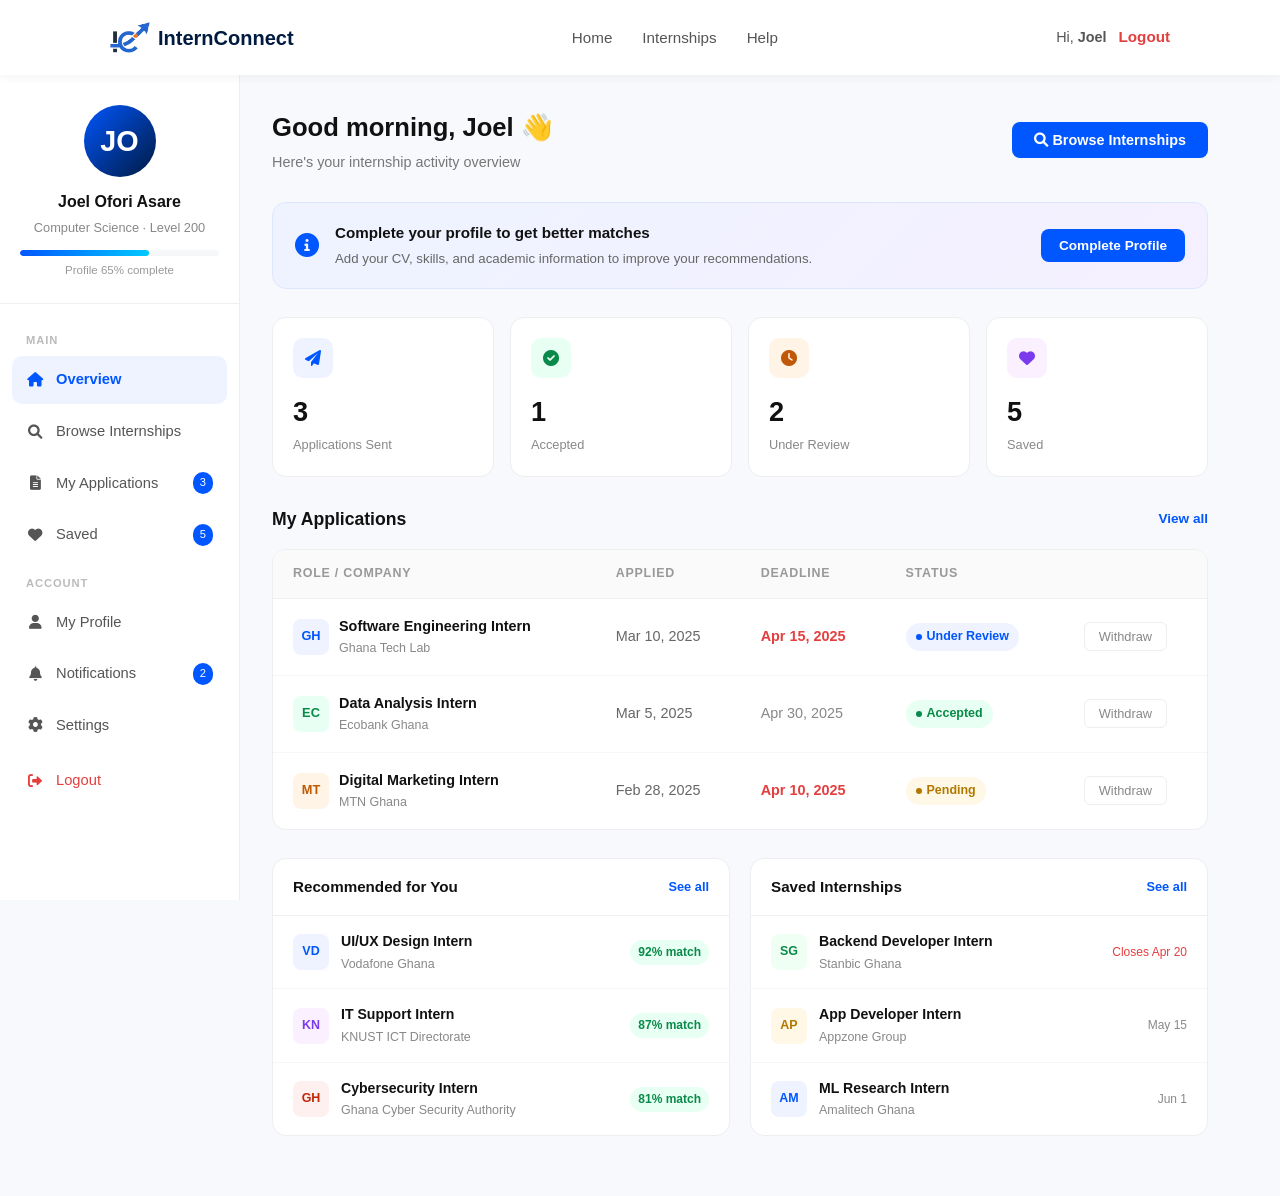
<file: Capstone Project/student-dashboard.html>
<!DOCTYPE html>
<html lang="en">
<head>
  <meta charset="UTF-8">
  <meta name="viewport" content="width=device-width, initial-scale=1.0">
  <title>Student Dashboard | InternConnect</title>
  <link rel="stylesheet" href="styles1.css">
  <link rel="stylesheet" href="https://cdnjs.cloudflare.com/ajax/libs/font-awesome/6.0.0/css/all.min.css">
  <link rel="icon" type="image/x-icon" href="images/logo.png">


</head>
<body>

  <!-- Navbar -->
  <nav class="navbar">
    <div class="container nav-flex">
      <div class="logo">
        <img class="ilogo" src="images/logo.png" alt="InternConnect Logo">
        <span><strong>InternConnect</strong></span>
      </div>
      <ul class="nav-links">
        <li><a href="index.html">Home</a></li>
        <li><a href="internships.html">Internships</a></li>
        <li><a href="Help.html">Help</a></li>
      </ul>
      <div class="nav-auth" style="gap:12px;">
        <span style="font-size:0.9rem;color:#555;">Hi, <strong>Joel</strong></span>
        <a href="index.html" class="login-text" style="color:#e53e3e;">Logout</a>
      </div>
      <div class="mobile-toggle"><i class="fa fa-bars"></i></div>
    </div>
  </nav>

  <div class="dash-wrapper">

    <!-- Sidebar -->
    <aside class="dash-sidebar">
      <div class="dash-profile">
        <div class="avatar">JO</div>
        <h3>Joel Ofori Asare</h3>
        <p>Computer Science · Level 200</p>
        <div class="profile-completion">
          <div class="profile-completion-bar"></div>
        </div>
        <div class="completion-label">Profile 65% complete</div>
      </div>

      <nav class="dash-nav">
        <div class="nav-divider">Main</div>
        <a href="student-dashboard.html" class="dash-nav-item active"><i class="fa fa-home"></i> Overview</a>
        <a href="internships.html" class="dash-nav-item"><i class="fa fa-search"></i> Browse Internships</a>
        <a href="applications.html" class="dash-nav-item"><i class="fa fa-file-alt"></i> My Applications <span class="badge-count">3</span></a>
        <a href="saved.html" class="dash-nav-item"><i class="fa fa-heart"></i> Saved <span class="badge-count">5</span></a>

        <div class="nav-divider">Account</div>
        <a href="profile.html" class="dash-nav-item"><i class="fa fa-user"></i> My Profile</a>
        <a href="notifications.html" class="dash-nav-item"><i class="fa fa-bell"></i> Notifications <span class="badge-count">2</span></a>
        <a href="settings.html" class="dash-nav-item"><i class="fa fa-cog"></i> Settings</a>
        <a href="index.html" class="dash-nav-item" style="color:#e53e3e;margin-top:8px;"><i class="fa fa-sign-out-alt"></i> Logout</a>
      </nav>
    </aside>

    <!-- Main -->
    <main class="dash-main">

      <!-- Top Bar -->
      <div class="dash-topbar">
        <div>
          <h1>Good morning, Joel 👋</h1>
          <p>Here's your internship activity overview</p>
        </div>
        <button class="btn-browse" onclick="window.location.href='internships.html'">
          <i class="fa fa-search"></i> Browse Internships
        </button>
      </div>

      <!-- Alert -->
      <div class="alert-banner">
        <i class="fa fa-info-circle"></i>
        <div>
          <h4>Complete your profile to get better matches</h4>
          <p>Add your CV, skills, and academic information to improve your recommendations.</p>
        </div>
        <button class="btn-complete">Complete Profile</button>
      </div>

      <!-- Stats -->
      <div class="stat-row">
        <div class="stat-card">
          <div class="sc-icon sc-blue"><i class="fa fa-paper-plane"></i></div>
          <h3>3</h3>
          <p>Applications Sent</p>
        </div>
        <div class="stat-card">
          <div class="sc-icon sc-green"><i class="fa fa-check-circle"></i></div>
          <h3>1</h3>
          <p>Accepted</p>
        </div>
        <div class="stat-card">
          <div class="sc-icon sc-orange"><i class="fa fa-clock"></i></div>
          <h3>2</h3>
          <p>Under Review</p>
        </div>
        <div class="stat-card">
          <div class="sc-icon sc-purple"><i class="fa fa-heart"></i></div>
          <h3>5</h3>
          <p>Saved</p>
        </div>
      </div>

      <!-- Applications Table -->
      <div class="section-head">
        <h2>My Applications</h2>
        <a href="#">View all</a>
      </div>
      <div class="applications-card">
        <table class="app-table">
          <thead>
            <tr>
              <th>Role / Company</th>
              <th>Applied</th>
              <th>Deadline</th>
              <th>Status</th>
              <th></th>
            </tr>
          </thead>
          <tbody>
            <tr>
              <td>
                <div class="app-company">
                  <div class="app-logo">GH</div>
                  <div>
                    <div class="app-role">Software Engineering Intern</div>
                    <div class="app-org">Ghana Tech Lab</div>
                  </div>
                </div>
              </td>
              <td style="color:#666;">Mar 10, 2025</td>
              <td style="color:#e53e3e;font-weight:600;">Apr 15, 2025</td>
              <td><span class="status-badge status-reviewed">Under Review</span></td>
              <td><button class="btn-withdraw">Withdraw</button></td>
            </tr>
            <tr>
              <td>
                <div class="app-company">
                  <div class="app-logo" style="background:#e8fff3;color:#0a8a4a;">EC</div>
                  <div>
                    <div class="app-role">Data Analysis Intern</div>
                    <div class="app-org">Ecobank Ghana</div>
                  </div>
                </div>
              </td>
              <td style="color:#666;">Mar 5, 2025</td>
              <td style="color:#888;">Apr 30, 2025</td>
              <td><span class="status-badge status-accepted">Accepted</span></td>
              <td><button class="btn-withdraw">Withdraw</button></td>
            </tr>
            <tr>
              <td>
                <div class="app-company">
                  <div class="app-logo" style="background:#fff4e6;color:#c05800;">MT</div>
                  <div>
                    <div class="app-role">Digital Marketing Intern</div>
                    <div class="app-org">MTN Ghana</div>
                  </div>
                </div>
              </td>
              <td style="color:#666;">Feb 28, 2025</td>
              <td style="color:#e53e3e;font-weight:600;">Apr 10, 2025</td>
              <td><span class="status-badge status-pending">Pending</span></td>
              <td><button class="btn-withdraw">Withdraw</button></td>
            </tr>
          </tbody>
        </table>
      </div>

      <!-- Recommended + Saved -->
      <div class="two-col">

        <!-- Recommended -->
        <div class="mini-card-list">
          <div class="mini-card-head">
            Recommended for You
            <a href="internships.html">See all</a>
          </div>
          <div class="mini-intern-item">
            <div class="mini-logo">VD</div>
            <div>
              <div class="mini-role">UI/UX Design Intern</div>
              <div class="mini-org">Vodafone Ghana</div>
            </div>
            <span class="mini-match">92% match</span>
          </div>
          <div class="mini-intern-item">
            <div class="mini-logo" style="background:#faf0ff;color:#7c3aed;">KN</div>
            <div>
              <div class="mini-role">IT Support Intern</div>
              <div class="mini-org">KNUST ICT Directorate</div>
            </div>
            <span class="mini-match">87% match</span>
          </div>
          <div class="mini-intern-item">
            <div class="mini-logo" style="background:#fff0f0;color:#c0290a;">GH</div>
            <div>
              <div class="mini-role">Cybersecurity Intern</div>
              <div class="mini-org">Ghana Cyber Security Authority</div>
            </div>
            <span class="mini-match">81% match</span>
          </div>
        </div>

        <!-- Saved -->
        <div class="mini-card-list">
          <div class="mini-card-head">
            Saved Internships
            <a href="#">See all</a>
          </div>
          <div class="mini-intern-item">
            <div class="mini-logo" style="background:#f0fff4;color:#0a8a4a;">SG</div>
            <div>
              <div class="mini-role">Backend Developer Intern</div>
              <div class="mini-org">Stanbic Ghana</div>
            </div>
            <span style="font-size:0.75rem;color:#e53e3e;margin-left:auto;white-space:nowrap;">Closes Apr 20</span>
          </div>
          <div class="mini-intern-item">
            <div class="mini-logo" style="background:#fff8e6;color:#b07800;">AP</div>
            <div>
              <div class="mini-role">App Developer Intern</div>
              <div class="mini-org">Appzone Group</div>
            </div>
            <span style="font-size:0.75rem;color:#888;margin-left:auto;white-space:nowrap;">May 15</span>
          </div>
          <div class="mini-intern-item">
            <div class="mini-logo" style="background:#eef3ff;color:#0056FF;">AM</div>
            <div>
              <div class="mini-role">ML Research Intern</div>
              <div class="mini-org">Amalitech Ghana</div>
            </div>
            <span style="font-size:0.75rem;color:#888;margin-left:auto;white-space:nowrap;">Jun 1</span>
          </div>
        </div>

      </div>

    </main>
  </div>

  <script src="index.js"></script>
</body>
</html>
</file>
<file: Capstone Project/styles.css>
/* General Styles */

:root {
    --primary-blue: #0056FF;
    --dark-blue: #001A40;
    --light-gray: #f8f9fa;
    --text-color: #333;
    --white: #ffffff;
}

* {
    margin: 0;
    padding: 0;
    box-sizing: border-box;
    font-family: 'Segoe UI', Tahoma, Geneva, Verdana, sans-serif;
}

body {
    background-color: var(--white);
    color: var(--text-color);
    line-height: 1.6;
}

.container {
    max-width: 1100px;
    margin: 0 auto;
    padding: 0 20px;
}

/* Hero Section */
.hero {
    padding: 80px 0;
    background-color: #fafdff;
}

.hero-flex {
    display: flex;
    align-items: center;
    gap: 40px;
}

.hero-content {
    flex: 1;
}

.hero-content h1 {
    font-size: 3.5rem;
    color: var(--dark-blue);
    line-height: 1.1;
    margin-bottom: 20px;
}

.hero-content h1 span {
    color: var(--primary-blue);
}

.hero-content p {
    font-size: 1.1rem;
    color: #666;
    margin-bottom: 30px;
}

/* Search Bar */
.search-bar {
    display: flex;
    background: #f1f3f5;
    padding: 5px;
    border-radius: 8px;
    align-items: center;
    margin-bottom: 25px;
    border: 1px solid #e0e0e0;
}

.search-bar i {
    padding: 0 15px;
    color: #888;
}

.search-bar input {
    flex: 1;
    border: none;
    background: transparent;
    padding: 12px;
    outline: none;
    font-size: 1rem;
}

.btn-search {
    background: #000;
    color: #fff;
    border: none;
    padding: 10px 25px;
    border-radius: 6px;
    cursor: pointer;
}

/* Buttons */
.hero-btns {
    display: flex;
    gap: 15px;
}

.btn-primary {
    background: #000;
    color: #fff;
    padding: 15px 25px;
    border-radius: 8px;
    border: none;
    font-weight: bold;
    cursor: pointer;
}

.btn-secondary {
    background: #fff;
    color: #000;
    padding: 15px 25px;
    border-radius: 8px;
    border: 1px solid #ddd;
    font-weight: bold;
    cursor: pointer;
}

.hero-image img {
    width: 100%;
    max-width: 500px;
    border-radius: 20px;
}

/* Stats Section */
.stats {
    padding: 60px 0;
    text-align: center;
}

.stats-grid {
    display: grid;
    grid-template-columns: repeat(4, 1fr);
    gap: 20px;
}

.stat-item i {
    font-size: 2rem;
    color: var(--primary-blue);
    margin-bottom: 10px;
}

.stat-item h2 {
    font-size: 2.2rem;
    color: #000;
}

.stat-item p {
    color: #666;
    font-size: 0.9rem;
}

/* Featured Section */
.featured {
    padding: 80px 0;
    text-align: center;
}

.section-title h2 {
    font-size: 2rem;
    margin-bottom: 10px;
}

.section-title p {
    color: #666;
    margin-bottom: 40px;
}

.cards-grid {
    display: grid;
    grid-template-columns: repeat(3, 1fr);
    gap: 20px;
}

.card img {
    width: 100%;
    border-radius: 12px;
    transition: transform 0.3s;
}

/* CTA Section */
.cta {
    background-color: var(--primary-blue);
    color: #fff;
    padding: 80px 0;
    text-align: center;
}

.cta h2 {
    font-size: 2.5rem;
    margin-bottom: 15px;
}

.cta p {
    margin-bottom: 30px;
    font-size: 1.2rem;
    opacity: 0.9;
}

.btn-white {
    background: #fff;
    color: #000;
    border: none;
    padding: 15px 35px;
    border-radius: 8px;
    font-weight: bold;
    font-size: 1rem;
    cursor: pointer;
}

/* Footer */
footer {
    padding: 60px 0;
    background-color: #fff;
    border-top: 1px solid #eee;
}

.footer-grid {
    display: grid;
    grid-template-columns: 2fr 1fr 1.5fr;
    gap: 50px;
}

.footer-brand h3 {
    color: var(--primary-blue);
    margin-bottom: 15px;
}

.footer-brand p {
    color: #666;
    font-size: 0.95rem;
}

.footer-links h4, .footer-contact h4 {
    margin-bottom: 15px;
}

.footer-links ul {
    list-style: none;
}

.footer-links li {
    margin-bottom: 10px;
}

.footer-links a {
    text-decoration: none;
    color: #666;
}

.footer-contact p {
    color: #666;
    margin-bottom: 5px;
}

/* Responsive */
@media (max-width: 768px) {
    .hero-flex, .stats-grid, .cards-grid, .footer-grid {
        grid-template-columns: 1fr;
        flex-direction: column;
    }
}



/* Navigation Bar */
.navbar {
    height: 75px;
    background-color: #ffffff;
    display: flex;
    align-items: center;
    position: sticky;
    top: 0;
    left: 0;
    right: 0;
    z-index: 1000;
    box-shadow: 0 2px 10px rgba(0, 0, 0, 0.05);
}

.nav-flex {
    display: flex;
    justify-content: space-between;
    align-items: center;
    width: 100%;
}

/* Logo Styling */
.logo {
    font-size: 1.25rem;
    color: var(--primary-blue);
    display: flex;
    align-items: center;
    gap: 8px;
    cursor: pointer;
}

.logo strong {
    color: var(--dark-blue);
}

/* Nav Links */
.nav-links {
    display: flex;
    list-style: none;
    gap: 30px;
}

.nav-links a {
    text-decoration: none;
    color: #555;
    font-weight: 500;
    font-size: 0.95rem;
    transition: color 0.3s;
}

.nav-links a:hover, 
.nav-links a.active {
    color: var(--primary-blue);
}

/* Auth Buttons */
.nav-auth {
    display: flex;
    align-items: center;
    gap: 20px;
}

.login-text {
    text-decoration: none;
    color: var(--dark-blue);
    font-weight: 600;
    font-size: 0.95rem;
}

.btn-signup {
    background-color: var(--primary-blue);
    color: white;
    border: none;
    padding: 10px 22px;
    border-radius: 6px;
    font-weight: 600;
    cursor: pointer;
    transition: background 0.3s;
}

.btn-signup:hover {
    background-color: #0046d5;
}

/* Mobile Toggle - Hidden on desktop */
.mobile-toggle {
    display: none;
    font-size: 1.5rem;
    cursor: pointer;
}

/* Responsive Adjustments */
@media (max-width: 900px) {
    .nav-links, .nav-auth {
        display: none; /* In a real app, you'd trigger a mobile drawer here */
    }
    .mobile-toggle {
        display: block;
    }
}

/* Auth Layout Container */
.auth-container {
    max-width: 450px;
    margin: 60px auto;
    padding: 0 20px;
    text-align: center;
}

.auth-header h1 {
    font-size: 2rem;
    color: #000;
    margin-bottom: 8px;
}

.auth-header p {
    color: #666;
    margin-bottom: 30px;
}

/* Segmented Toggle Styling */
.type-toggle {
    display: flex;
    position: relative;
    background: #eeeeee; /* Light gray background from screenshot */
    padding: 4px;
    border-radius: 12px;
    margin-bottom: 25px;
}

.type-toggle input {
    display: none;
}

.type-toggle label {
    flex: 1;
    padding: 12px;
    cursor: pointer;
    z-index: 2;
    font-weight: 600;
    color: #555;
    transition: color 0.3s;
    display: flex;
    align-items: center;
    justify-content: center;
    gap: 8px;
}

.toggle-slider {
    position: absolute;
    width: calc(50% - 4px);
    height: calc(100% - 8px);
    background: #ffffff; /* White active state */
    border-radius: 10px;
    transition: transform 0.3s ease;
    box-shadow: 0 2px 5px rgba(0,0,0,0.1);
}

/* Toggle Logic */
#student:checked ~ .toggle-slider { transform: translateX(0); }
#organization:checked ~ .toggle-slider { transform: translateX(100%); }
#student:checked ~ label[for="student"],
#organization:checked ~ label[for="organization"] {
    color: #000;
}

/* Form Card */
.auth-card {
    background: #fff;
    padding: 30px;
    border-radius: 16px;
    border: 1px solid #f0f0f0;
    text-align: left;
    box-shadow: 0 4px 20px rgba(0,0,0,0.02);
}

.form-group {
    margin-bottom: 20px;
}

.form-group label {
    display: block;
    font-weight: 600;
    margin-bottom: 8px;
    font-size: 0.9rem;
}

.form-group input {
    width: 100%;
    padding: 12px 15px;
    background: #f5f7f9; /* Light input background from screenshot */
    border: 1px solid #eef0f2;
    border-radius: 8px;
    font-size: 1rem;
    outline: none;
}

.terms-check {
    display: flex;
    align-items: center;
    gap: 10px;
    font-size: 0.85rem;
    margin-bottom: 25px;
}

/* Primary Black Button */
.btn-auth-submit {
    width: 100%;
    padding: 14px;
    background: #05070a; /* Dark black background */
    color: #fff;
    border: none;
    border-radius: 8px;
    font-weight: 600;
    font-size: 1rem;
    cursor: pointer;
}

.auth-footer {
    text-align: center;
    margin-top: 20px;
    font-size: 0.9rem;
}

.auth-footer a {
    color: #0056FF;
    text-decoration: none;
    font-weight: 600;

}
.ilogo {
    width: 40px;
    height: 40px;
    object-fit:contain;
}
.faq-section {
            padding: 60px 0;
}
.faq-item {
    margin-bottom: 20px;
    border: 1px solid #eee;
    border-radius: 8px;
    padding: 20px;
}
.faq-item h3 {
    margin-bottom: 10px;
    color: var(--dark-blue);
}
.faq-item p {
    color: #666;
    line-height: 1.6;
}
/* Form Section Visibility */
.form-section {
    opacity: 1;
    transition: opacity 0.3s ease;
}

.form-section.hidden {
    display: none;
    opacity: 0;
}

.form-section.active {
    display: block;
    opacity: 1;
}

/* Textarea Styling */
.form-group textarea {
    width: 100%;
    padding: 12px 15px;
    background: #f5f7f9;
    border: 1px solid #eef0f2;
    border-radius: 8px;
    font-size: 1rem;
    outline: none;
    font-family: 'Segoe UI', Tahoma, Geneva, Verdana, sans-serif;
    resize: vertical;
}

.form-group textarea:focus,
.form-group input:focus {
    border-color: #0056FF;
    box-shadow: 0 0 0 3px rgba(0, 86, 255, 0.1);
}


/* ── Form Validation Styles ─────────────────────────────── */
.input-error {
  border-color: #e53e3e !important;
  box-shadow: 0 0 0 3px rgba(229,62,62,0.15) !important;
}

.field-error {
  display: block;
  color: #e53e3e;
  font-size: 0.78rem;
  margin-top: 5px;
  font-weight: 500;
}

/* ── Toast Notification ─────────────────────────────────── */
.ic-toast {
  position: fixed;
  bottom: 30px;
  left: 50%;
  transform: translateX(-50%) translateY(20px);
  background: #111;
  color: #fff;
  padding: 14px 28px;
  border-radius: 10px;
  font-size: 0.95rem;
  font-weight: 500;
  opacity: 0;
  transition: opacity 0.3s, transform 0.3s;
  z-index: 9999;
  pointer-events: none;
  white-space: nowrap;
}
.ic-toast--show {
  opacity: 1;
  transform: translateX(-50%) translateY(0);
}
.ic-toast--error {
  background: #e53e3e;
}

/* ── Mobile Nav Open ────────────────────────────────────── */
@media (max-width: 900px) {
  .nav-links.mobile-open,
  .nav-auth.mobile-open {
    display: flex !important;
    flex-direction: column;
    position: absolute;
    top: 75px;
    left: 0;
    right: 0;
    background: #fff;
    padding: 20px;
    box-shadow: 0 4px 10px rgba(0,0,0,0.1);
    z-index: 999;
    gap: 15px;
  }
  .nav-auth.mobile-open {
    top: auto;
    flex-direction: row;
    justify-content: center;
  }
}
    /* ── Dashboard Layout ── */
    body { background: #f7f9fc; }

    .dash-wrapper {
      display: grid;
      grid-template-columns: 240px 1fr;
      min-height: calc(100vh - 75px);
    }

    /* ── Sidebar ── */
    .dash-sidebar {
      background: #fff;
      border-right: 1px solid #eee;
      padding: 30px 0;
      position: sticky;
      top: 75px;
      height: calc(100vh - 75px);
      overflow-y: auto;
    }

    .dash-profile {
      text-align: center;
      padding: 0 20px 24px;
      border-bottom: 1px solid #f0f0f0;
      margin-bottom: 16px;
    }
    .avatar {
      width: 72px; height: 72px;
      background: linear-gradient(135deg, #0056FF, #001A40);
      border-radius: 50%;
      display: flex; align-items: center; justify-content: center;
      font-size: 1.8rem;
      color: #fff;
      margin: 0 auto 12px;
      font-weight: 700;
    }
    .dash-profile h3 { font-size: 1rem; color: #111; margin-bottom: 3px; }
    .dash-profile p  { font-size: 0.8rem; color: #888; }
    .profile-completion {
      margin-top: 12px;
      background: #f5f7f9;
      border-radius: 20px;
      height: 6px;
      overflow: hidden;
    }
    .profile-completion-bar {
      height: 100%;
      width: 65%;
      background: linear-gradient(90deg, #0056FF, #00c9ff);
      border-radius: 20px;
    }
    .completion-label { font-size: 0.72rem; color: #999; margin-top: 5px; }

    .dash-nav { padding: 0 12px; }
    .dash-nav-item {
      display: flex;
      align-items: center;
      gap: 12px;
      padding: 12px 14px;
      border-radius: 10px;
      color: #555;
      font-size: 0.92rem;
      font-weight: 500;
      cursor: pointer;
      margin-bottom: 4px;
      transition: all 0.2s;
      text-decoration: none;
    }
    .dash-nav-item i { width: 18px; text-align: center; font-size: 0.9rem; }
    .dash-nav-item:hover { background: #f5f7f9; color: #0056FF; }
    .dash-nav-item.active { background: #eef3ff; color: #0056FF; font-weight: 600; }
    .dash-nav-item .badge-count {
      margin-left: auto;
      background: #0056FF;
      color: #fff;
      font-size: 0.7rem;
      padding: 2px 7px;
      border-radius: 20px;
    }
    .nav-divider {
      font-size: 0.7rem;
      text-transform: uppercase;
      letter-spacing: 0.08em;
      color: #bbb;
      padding: 12px 14px 6px;
      font-weight: 600;
    }

    /* ── Main Content ── */
    .dash-main {
      padding: 32px;
      max-width: 1000px;
    }

    .dash-topbar {
      display: flex;
      justify-content: space-between;
      align-items: center;
      margin-bottom: 28px;
      flex-wrap: wrap;
      gap: 12px;
    }
    .dash-topbar h1 { font-size: 1.6rem; color: #111; }
    .dash-topbar p  { color: #777; font-size: 0.9rem; margin-top: 3px; }
    .btn-browse {
      padding: 10px 22px;
      background: #0056FF;
      color: #fff;
      border: none;
      border-radius: 8px;
      font-weight: 600;
      cursor: pointer;
      font-size: 0.9rem;
      white-space: nowrap;
    }
    .btn-browse:hover { background: #0046d5; }

    /* ── Stat Cards ── */
    .stat-row {
      display: grid;
      grid-template-columns: repeat(4, 1fr);
      gap: 16px;
      margin-bottom: 28px;
    }
    .stat-card {
      background: #fff;
      border: 1px solid #eee;
      border-radius: 14px;
      padding: 20px;
    }
    .stat-card .sc-icon {
      width: 40px; height: 40px;
      border-radius: 10px;
      display: flex; align-items: center; justify-content: center;
      font-size: 1rem;
      margin-bottom: 12px;
    }
    .sc-blue  { background: #eef3ff; color: #0056FF; }
    .sc-green { background: #e8fff3; color: #0a8a4a; }
    .sc-orange{ background: #fff4e6; color: #c0580a; }
    .sc-purple{ background: #faf0ff; color: #7c3aed; }
    .stat-card h3 { font-size: 1.7rem; color: #111; margin-bottom: 2px; }
    .stat-card p  { font-size: 0.8rem; color: #888; }

    /* ── Section Titles ── */
    .section-head {
      display: flex;
      justify-content: space-between;
      align-items: center;
      margin-bottom: 16px;
    }
    .section-head h2 { font-size: 1.1rem; color: #111; font-weight: 700; }
    .section-head a  { font-size: 0.85rem; color: #0056FF; text-decoration: none; font-weight: 600; }

    /* ── Applications Table ── */
    .applications-card {
      background: #fff;
      border: 1px solid #eee;
      border-radius: 14px;
      overflow: hidden;
      margin-bottom: 28px;
    }
    .app-table { width: 100%; border-collapse: collapse; }
    .app-table th {
      text-align: left;
      padding: 14px 20px;
      font-size: 0.78rem;
      text-transform: uppercase;
      letter-spacing: 0.06em;
      color: #999;
      background: #fafafa;
      font-weight: 600;
      border-bottom: 1px solid #f0f0f0;
    }
    .app-table td {
      padding: 16px 20px;
      border-bottom: 1px solid #f7f7f7;
      font-size: 0.9rem;
      vertical-align: middle;
    }
    .app-table tr:last-child td { border-bottom: none; }
    .app-table tr:hover td { background: #fafcff; }

    .app-company { display: flex; align-items: center; gap: 10px; }
    .app-logo {
      width: 36px; height: 36px;
      border-radius: 8px;
      background: #eef3ff;
      color: #0056FF;
      display: flex; align-items: center; justify-content: center;
      font-weight: 700;
      font-size: 0.8rem;
    }
    .app-role { font-weight: 600; color: #111; margin-bottom: 1px; }
    .app-org  { font-size: 0.78rem; color: #888; }

    .status-badge {
      display: inline-flex;
      align-items: center;
      gap: 5px;
      padding: 4px 10px;
      border-radius: 20px;
      font-size: 0.78rem;
      font-weight: 600;
    }
    .status-pending   { background: #fff8e6; color: #b07800; }
    .status-reviewed  { background: #eef3ff; color: #0056FF; }
    .status-accepted  { background: #e8fff3; color: #0a8a4a; }
    .status-rejected  { background: #fff0f0; color: #c0290a; }
    .status-badge::before {
      content: '';
      width: 6px; height: 6px;
      border-radius: 50%;
      background: currentColor;
    }

    .btn-withdraw {
      padding: 6px 14px;
      border: 1px solid #eee;
      border-radius: 6px;
      background: #fff;
      color: #888;
      font-size: 0.8rem;
      cursor: pointer;
    }
    .btn-withdraw:hover { border-color: #e53e3e; color: #e53e3e; }

    /* ── Recommended + Saved ── */
    .two-col { display: grid; grid-template-columns: 1fr 1fr; gap: 20px; margin-bottom: 28px; }

    .mini-card-list {
      background: #fff;
      border: 1px solid #eee;
      border-radius: 14px;
      overflow: hidden;
    }
    .mini-card-head {
      padding: 16px 20px;
      font-weight: 700;
      font-size: 0.95rem;
      color: #111;
      border-bottom: 1px solid #f0f0f0;
      display: flex;
      justify-content: space-between;
      align-items: center;
    }
    .mini-card-head a { font-size: 0.8rem; color: #0056FF; font-weight: 600; text-decoration: none; }

    .mini-intern-item {
      display: flex;
      align-items: center;
      gap: 12px;
      padding: 14px 20px;
      border-bottom: 1px solid #f7f7f7;
      cursor: pointer;
      transition: background 0.15s;
    }
    .mini-intern-item:last-child { border-bottom: none; }
    .mini-intern-item:hover { background: #fafcff; }
    .mini-logo {
      width: 36px; height: 36px;
      border-radius: 8px;
      background: #eef3ff;
      color: #0056FF;
      display: flex; align-items: center; justify-content: center;
      font-weight: 700; font-size: 0.78rem;
      flex-shrink: 0;
    }
    .mini-role  { font-weight: 600; font-size: 0.88rem; color: #111; margin-bottom: 2px; }
    .mini-org   { font-size: 0.78rem; color: #888; }
    .mini-match {
      margin-left: auto;
      font-size: 0.75rem;
      font-weight: 700;
      color: #0a8a4a;
      background: #e8fff3;
      padding: 3px 8px;
      border-radius: 20px;
    }

    /* ── Profile Completion Alert ── */
    .alert-banner {
      background: linear-gradient(135deg, #eef3ff, #f5f0ff);
      border: 1px solid #dde8ff;
      border-radius: 14px;
      padding: 18px 22px;
      display: flex;
      align-items: center;
      gap: 16px;
      margin-bottom: 28px;
    }
    .alert-banner i { font-size: 1.5rem; color: #0056FF; }
    .alert-banner h4 { font-size: 0.95rem; color: #111; margin-bottom: 3px; }
    .alert-banner p  { font-size: 0.83rem; color: #666; }
    .alert-banner .btn-complete {
      margin-left: auto;
      padding: 9px 18px;
      background: #0056FF;
      color: #fff;
      border: none;
      border-radius: 8px;
      font-size: 0.85rem;
      font-weight: 600;
      cursor: pointer;
      white-space: nowrap;
    }
    .alert-banner .btn-complete:hover { background: #0046d5; }

    @media (max-width: 900px) {
      .dash-wrapper { grid-template-columns: 1fr; }
      .dash-sidebar {
        position: static;
        height: auto;
        border-right: none;
        border-bottom: 1px solid #eee;
      }
      .stat-row { grid-template-columns: repeat(2, 1fr); }
      .two-col  { grid-template-columns: 1fr; }
      .dash-main { padding: 20px 16px; }
    }

    .signintype{
    width: 100%;
    padding: 12px 15px;
    background: #f5f7f9; /* Light input background from screenshot */
    border: 1px solid #eef0f2;
    border-radius: 8px;
    font-size: 1rem;
    }
    .cards-grid {
    display: grid;
    grid-template-columns: repeat(3, 1fr);
    gap: 20px;
    height: 220px;
    overflow: hidden;
}
</file>
<file: Capstone Project/styles1.css>
/* General Styles */

:root {
    --primary-blue: #0056FF;
    --dark-blue: #001A40;
    --light-gray: #f8f9fa;
    --text-color: #333;
    --white: #ffffff;
}

* {
    margin: 0;
    padding: 0;
    box-sizing: border-box;
    font-family: 'Segoe UI', Tahoma, Geneva, Verdana, sans-serif;
}

body {
    background-color: var(--white);
    color: var(--text-color);
    line-height: 1.6;
}

.container {
    max-width: 1100px;
    margin: 0 auto;
    padding: 0 20px;
}

/* Hero Section */
.hero {
    padding: 80px 0;
    background-color: #fafdff;
}

.hero-flex {
    display: flex;
    align-items: center;
    gap: 40px;
}

.hero-content {
    flex: 1;
}

.hero-content h1 {
    font-size: 3.5rem;
    color: var(--dark-blue);
    line-height: 1.1;
    margin-bottom: 20px;
}

.hero-content h1 span {
    color: var(--primary-blue);
}

.hero-content p {
    font-size: 1.1rem;
    color: #666;
    margin-bottom: 30px;
}

/* Search Bar */
.search-bar {
    display: flex;
    background: #f1f3f5;
    padding: 5px;
    border-radius: 8px;
    align-items: center;
    margin-bottom: 25px;
    border: 1px solid #e0e0e0;
}

.search-bar i {
    padding: 0 15px;
    color: #888;
}

.search-bar input {
    flex: 1;
    border: none;
    background: transparent;
    padding: 12px;
    outline: none;
    font-size: 1rem;
}

.btn-search {
    background: #000;
    color: #fff;
    border: none;
    padding: 10px 25px;
    border-radius: 6px;
    cursor: pointer;
}

/* Buttons */
.hero-btns {
    display: flex;
    gap: 15px;
}

.btn-primary {
    background: #000;
    color: #fff;
    padding: 15px 25px;
    border-radius: 8px;
    border: none;
    font-weight: bold;
    cursor: pointer;
}

.btn-secondary {
    background: #fff;
    color: #000;
    padding: 15px 25px;
    border-radius: 8px;
    border: 1px solid #ddd;
    font-weight: bold;
    cursor: pointer;
}

.hero-image img {
    width: 100%;
    max-width: 500px;
    border-radius: 20px;
}

/* Stats Section */
.stats {
    padding: 60px 0;
    text-align: center;
}

.stats-grid {
    display: grid;
    grid-template-columns: repeat(4, 1fr);
    gap: 20px;
}

.stat-item i {
    font-size: 2rem;
    color: var(--primary-blue);
    margin-bottom: 10px;
}

.stat-item h2 {
    font-size: 2.2rem;
    color: #000;
}

.stat-item p {
    color: #666;
    font-size: 0.9rem;
}

/* Featured Section */
.featured {
    padding: 80px 0;
    text-align: center;
}

.section-title h2 {
    font-size: 2rem;
    margin-bottom: 10px;
}

.section-title p {
    color: #666;
    margin-bottom: 40px;
}

.cards-grid {
    display: grid;
    grid-template-columns: repeat(3, 1fr);
    gap: 20px;
}

.card img {
    width: 100%;
    border-radius: 12px;
    transition: transform 0.3s;
}

/* CTA Section */
.cta {
    background-color: var(--primary-blue);
    color: #fff;
    padding: 80px 0;
    text-align: center;
}

.cta h2 {
    font-size: 2.5rem;
    margin-bottom: 15px;
}

.cta p {
    margin-bottom: 30px;
    font-size: 1.2rem;
    opacity: 0.9;
}

.btn-white {
    background: #fff;
    color: #000;
    border: none;
    padding: 15px 35px;
    border-radius: 8px;
    font-weight: bold;
    font-size: 1rem;
    cursor: pointer;
}

/* Footer */
footer {
    padding: 60px 0;
    background-color: #fff;
    border-top: 1px solid #eee;
}

.footer-grid {
    display: grid;
    grid-template-columns: 2fr 1fr 1.5fr;
    gap: 50px;
}

.footer-brand h3 {
    color: var(--primary-blue);
    margin-bottom: 15px;
}

.footer-brand p {
    color: #666;
    font-size: 0.95rem;
}

.footer-links h4, .footer-contact h4 {
    margin-bottom: 15px;
}

.footer-links ul {
    list-style: none;
}

.footer-links li {
    margin-bottom: 10px;
}

.footer-links a {
    text-decoration: none;
    color: #666;
}

.footer-contact p {
    color: #666;
    margin-bottom: 5px;
}

/* Responsive */
@media (max-width: 768px) {
    .hero-flex, .stats-grid, .cards-grid, .footer-grid {
        grid-template-columns: 1fr;
        flex-direction: column;
    }
}



/* Navigation Bar */
.navbar {
    height: 75px;
    background-color: #ffffff;
    display: flex;
    align-items: center;
    position: sticky;
    top: 0;
    left: 0;
    right: 0;
    z-index: 1000;
    box-shadow: 0 2px 10px rgba(0, 0, 0, 0.05);
}

.nav-flex {
    display: flex;
    justify-content: space-between;
    align-items: center;
    width: 100%;
}

/* Logo Styling */
.logo {
    font-size: 1.25rem;
    color: var(--primary-blue);
    display: flex;
    align-items: center;
    gap: 8px;
    cursor: pointer;
}

.logo strong {
    color: var(--dark-blue);
}

/* Nav Links */
.nav-links {
    display: flex;
    list-style: none;
    gap: 30px;
}

.nav-links a {
    text-decoration: none;
    color: #555;
    font-weight: 500;
    font-size: 0.95rem;
    transition: color 0.3s;
}

.nav-links a:hover, 
.nav-links a.active {
    color: var(--primary-blue);
}

/* Auth Buttons */
.nav-auth {
    display: flex;
    align-items: center;
    gap: 20px;
}

.login-text {
    text-decoration: none;
    color: var(--dark-blue);
    font-weight: 600;
    font-size: 0.95rem;
}

.btn-signup {
    background-color: var(--primary-blue);
    color: white;
    border: none;
    padding: 10px 22px;
    border-radius: 6px;
    font-weight: 600;
    cursor: pointer;
    transition: background 0.3s;
}

.btn-signup:hover {
    background-color: #0046d5;
}

/* Mobile Toggle - Hidden on desktop */
.mobile-toggle {
    display: none;
    font-size: 1.5rem;
    cursor: pointer;
}

/* Responsive Adjustments */
@media (max-width: 900px) {
    .nav-links, .nav-auth {
        display: none; /* In a real app, you'd trigger a mobile drawer here */
    }
    .mobile-toggle {
        display: block;
    }
}

/* Auth Layout Container */
.auth-container {
    max-width: 450px;
    margin: 60px auto;
    padding: 0 20px;
    text-align: center;
}

.auth-header h1 {
    font-size: 2rem;
    color: #000;
    margin-bottom: 8px;
}

.auth-header p {
    color: #666;
    margin-bottom: 30px;
}

/* Segmented Toggle Styling */
.type-toggle {
    display: flex;
    position: relative;
    background: #eeeeee; /* Light gray background from screenshot */
    padding: 4px;
    border-radius: 12px;
    margin-bottom: 25px;
}

.type-toggle input {
    display: none;
}

.type-toggle label {
    flex: 1;
    padding: 12px;
    cursor: pointer;
    z-index: 2;
    font-weight: 600;
    color: #555;
    transition: color 0.3s;
    display: flex;
    align-items: center;
    justify-content: center;
    gap: 8px;
}

.toggle-slider {
    position: absolute;
    width: calc(50% - 4px);
    height: calc(100% - 8px);
    background: #ffffff; /* White active state */
    border-radius: 10px;
    transition: transform 0.3s ease;
    box-shadow: 0 2px 5px rgba(0,0,0,0.1);
}

/* Toggle Logic */
#student:checked ~ .toggle-slider { transform: translateX(0); }
#organization:checked ~ .toggle-slider { transform: translateX(100%); }
#student:checked ~ label[for="student"],
#organization:checked ~ label[for="organization"] {
    color: #000;
}

/* Form Card */
.auth-card {
    background: #fff;
    padding: 30px;
    border-radius: 16px;
    border: 1px solid #f0f0f0;
    text-align: left;
    box-shadow: 0 4px 20px rgba(0,0,0,0.02);
}

.form-group {
    margin-bottom: 20px;
}

.form-group label {
    display: block;
    font-weight: 600;
    margin-bottom: 8px;
    font-size: 0.9rem;
}

.form-group input {
    width: 100%;
    padding: 12px 15px;
    background: #f5f7f9; /* Light input background from screenshot */
    border: 1px solid #eef0f2;
    border-radius: 8px;
    font-size: 1rem;
    outline: none;
}

.terms-check {
    display: flex;
    align-items: center;
    gap: 10px;
    font-size: 0.85rem;
    margin-bottom: 25px;
}

/* Primary Black Button */
.btn-auth-submit {
    width: 100%;
    padding: 14px;
    background: #05070a; /* Dark black background */
    color: #fff;
    border: none;
    border-radius: 8px;
    font-weight: 600;
    font-size: 1rem;
    cursor: pointer;
}

.auth-footer {
    text-align: center;
    margin-top: 20px;
    font-size: 0.9rem;
}

.auth-footer a {
    color: #0056FF;
    text-decoration: none;
    font-weight: 600;

}
.ilogo {
    width: 40px;
    height: 40px;
    object-fit:contain;
}
.faq-section {
            padding: 60px 0;
}
.faq-item {
    margin-bottom: 20px;
    border: 1px solid #eee;
    border-radius: 8px;
    padding: 20px;
}
.faq-item h3 {
    margin-bottom: 10px;
    color: var(--dark-blue);
}
.faq-item p {
    color: #666;
    line-height: 1.6;
}
/* Form Section Visibility */
.form-section {
    opacity: 1;
    transition: opacity 0.3s ease;
}

.form-section.hidden {
    display: none;
    opacity: 0;
}

.form-section.active {
    display: block;
    opacity: 1;
}

/* Textarea Styling */
.form-group textarea {
    width: 100%;
    padding: 12px 15px;
    background: #f5f7f9;
    border: 1px solid #eef0f2;
    border-radius: 8px;
    font-size: 1rem;
    outline: none;
    font-family: 'Segoe UI', Tahoma, Geneva, Verdana, sans-serif;
    resize: vertical;
}

.form-group textarea:focus,
.form-group input:focus {
    border-color: #0056FF;
    box-shadow: 0 0 0 3px rgba(0, 86, 255, 0.1);
}


/* ── Form Validation Styles ─────────────────────────────── */
.input-error {
  border-color: #e53e3e !important;
  box-shadow: 0 0 0 3px rgba(229,62,62,0.15) !important;
}

.field-error {
  display: block;
  color: #e53e3e;
  font-size: 0.78rem;
  margin-top: 5px;
  font-weight: 500;
}

/* ── Toast Notification ─────────────────────────────────── */
.ic-toast {
  position: fixed;
  bottom: 30px;
  left: 50%;
  transform: translateX(-50%) translateY(20px);
  background: #111;
  color: #fff;
  padding: 14px 28px;
  border-radius: 10px;
  font-size: 0.95rem;
  font-weight: 500;
  opacity: 0;
  transition: opacity 0.3s, transform 0.3s;
  z-index: 9999;
  pointer-events: none;
  white-space: nowrap;
}
.ic-toast--show {
  opacity: 1;
  transform: translateX(-50%) translateY(0);
}
.ic-toast--error {
  background: #e53e3e;
}

/* ── Mobile Nav Open ────────────────────────────────────── */
@media (max-width: 900px) {
  .nav-links.mobile-open,
  .nav-auth.mobile-open {
    display: flex !important;
    flex-direction: column;
    position: absolute;
    top: 75px;
    left: 0;
    right: 0;
    background: #fff;
    padding: 20px;
    box-shadow: 0 4px 10px rgba(0,0,0,0.1);
    z-index: 999;
    gap: 15px;
  }
  .nav-auth.mobile-open {
    top: auto;
    flex-direction: row;
    justify-content: center;
  }
}
    /* ── Dashboard Layout ── */
    body { background: #f7f9fc; }

    .dash-wrapper {
      display: grid;
      grid-template-columns: 240px 1fr;
      min-height: calc(100vh - 75px);
    }

    /* ── Sidebar ── */
    .dash-sidebar {
      background: #fff;
      border-right: 1px solid #eee;
      padding: 30px 0;
      position: sticky;
      top: 75px;
      height: calc(100vh - 75px);
      overflow-y: auto;
    }

    .dash-profile {
      text-align: center;
      padding: 0 20px 24px;
      border-bottom: 1px solid #f0f0f0;
      margin-bottom: 16px;
    }
    .avatar {
      width: 72px; height: 72px;
      background: linear-gradient(135deg, #0056FF, #001A40);
      border-radius: 50%;
      display: flex; align-items: center; justify-content: center;
      font-size: 1.8rem;
      color: #fff;
      margin: 0 auto 12px;
      font-weight: 700;
    }
    .dash-profile h3 { font-size: 1rem; color: #111; margin-bottom: 3px; }
    .dash-profile p  { font-size: 0.8rem; color: #888; }
    .profile-completion {
      margin-top: 12px;
      background: #f5f7f9;
      border-radius: 20px;
      height: 6px;
      overflow: hidden;
    }
    .profile-completion-bar {
      height: 100%;
      width: 65%;
      background: linear-gradient(90deg, #0056FF, #00c9ff);
      border-radius: 20px;
    }
    .completion-label { font-size: 0.72rem; color: #999; margin-top: 5px; }

    .dash-nav { padding: 0 12px; }
    .dash-nav-item {
      display: flex;
      align-items: center;
      gap: 12px;
      padding: 12px 14px;
      border-radius: 10px;
      color: #555;
      font-size: 0.92rem;
      font-weight: 500;
      cursor: pointer;
      margin-bottom: 4px;
      transition: all 0.2s;
      text-decoration: none;
    }
    .dash-nav-item i { width: 18px; text-align: center; font-size: 0.9rem; }
    .dash-nav-item:hover { background: #f5f7f9; color: #0056FF; }
    .dash-nav-item.active { background: #eef3ff; color: #0056FF; font-weight: 600; }
    .dash-nav-item .badge-count {
      margin-left: auto;
      background: #0056FF;
      color: #fff;
      font-size: 0.7rem;
      padding: 2px 7px;
      border-radius: 20px;
    }
    .nav-divider {
      font-size: 0.7rem;
      text-transform: uppercase;
      letter-spacing: 0.08em;
      color: #bbb;
      padding: 12px 14px 6px;
      font-weight: 600;
    }

    /* ── Main Content ── */
    .dash-main {
      padding: 32px;
      max-width: 1000px;
    }

    .dash-topbar {
      display: flex;
      justify-content: space-between;
      align-items: center;
      margin-bottom: 28px;
      flex-wrap: wrap;
      gap: 12px;
    }
    .dash-topbar h1 { font-size: 1.6rem; color: #111; }
    .dash-topbar p  { color: #777; font-size: 0.9rem; margin-top: 3px; }
    .btn-browse {
      padding: 10px 22px;
      background: #0056FF;
      color: #fff;
      border: none;
      border-radius: 8px;
      font-weight: 600;
      cursor: pointer;
      font-size: 0.9rem;
      white-space: nowrap;
    }
    .btn-browse:hover { background: #0046d5; }

    /* ── Stat Cards ── */
    .stat-row {
      display: grid;
      grid-template-columns: repeat(4, 1fr);
      gap: 16px;
      margin-bottom: 28px;
    }
    .stat-card {
      background: #fff;
      border: 1px solid #eee;
      border-radius: 14px;
      padding: 20px;
    }
    .stat-card .sc-icon {
      width: 40px; height: 40px;
      border-radius: 10px;
      display: flex; align-items: center; justify-content: center;
      font-size: 1rem;
      margin-bottom: 12px;
    }
    .sc-blue  { background: #eef3ff; color: #0056FF; }
    .sc-green { background: #e8fff3; color: #0a8a4a; }
    .sc-orange{ background: #fff4e6; color: #c0580a; }
    .sc-purple{ background: #faf0ff; color: #7c3aed; }
    .stat-card h3 { font-size: 1.7rem; color: #111; margin-bottom: 2px; }
    .stat-card p  { font-size: 0.8rem; color: #888; }

    /* ── Section Titles ── */
    .section-head {
      display: flex;
      justify-content: space-between;
      align-items: center;
      margin-bottom: 16px;
    }
    .section-head h2 { font-size: 1.1rem; color: #111; font-weight: 700; }
    .section-head a  { font-size: 0.85rem; color: #0056FF; text-decoration: none; font-weight: 600; }

    /* ── Applications Table ── */
    .applications-card {
      background: #fff;
      border: 1px solid #eee;
      border-radius: 14px;
      overflow: hidden;
      margin-bottom: 28px;
    }
    .app-table { width: 100%; border-collapse: collapse; }
    .app-table th {
      text-align: left;
      padding: 14px 20px;
      font-size: 0.78rem;
      text-transform: uppercase;
      letter-spacing: 0.06em;
      color: #999;
      background: #fafafa;
      font-weight: 600;
      border-bottom: 1px solid #f0f0f0;
    }
    .app-table td {
      padding: 16px 20px;
      border-bottom: 1px solid #f7f7f7;
      font-size: 0.9rem;
      vertical-align: middle;
    }
    .app-table tr:last-child td { border-bottom: none; }
    .app-table tr:hover td { background: #fafcff; }

    .app-company { display: flex; align-items: center; gap: 10px; }
    .app-logo {
      width: 36px; height: 36px;
      border-radius: 8px;
      background: #eef3ff;
      color: #0056FF;
      display: flex; align-items: center; justify-content: center;
      font-weight: 700;
      font-size: 0.8rem;
    }
    .app-role { font-weight: 600; color: #111; margin-bottom: 1px; }
    .app-org  { font-size: 0.78rem; color: #888; }

    .status-badge {
      display: inline-flex;
      align-items: center;
      gap: 5px;
      padding: 4px 10px;
      border-radius: 20px;
      font-size: 0.78rem;
      font-weight: 600;
    }
    .status-pending   { background: #fff8e6; color: #b07800; }
    .status-reviewed  { background: #eef3ff; color: #0056FF; }
    .status-accepted  { background: #e8fff3; color: #0a8a4a; }
    .status-rejected  { background: #fff0f0; color: #c0290a; }
    .status-badge::before {
      content: '';
      width: 6px; height: 6px;
      border-radius: 50%;
      background: currentColor;
    }

    .btn-withdraw {
      padding: 6px 14px;
      border: 1px solid #eee;
      border-radius: 6px;
      background: #fff;
      color: #888;
      font-size: 0.8rem;
      cursor: pointer;
    }
    .btn-withdraw:hover { border-color: #e53e3e; color: #e53e3e; }

    /* ── Recommended + Saved ── */
    .two-col { display: grid; grid-template-columns: 1fr 1fr; gap: 20px; margin-bottom: 28px; }

    .mini-card-list {
      background: #fff;
      border: 1px solid #eee;
      border-radius: 14px;
      overflow: hidden;
    }
    .mini-card-head {
      padding: 16px 20px;
      font-weight: 700;
      font-size: 0.95rem;
      color: #111;
      border-bottom: 1px solid #f0f0f0;
      display: flex;
      justify-content: space-between;
      align-items: center;
    }
    .mini-card-head a { font-size: 0.8rem; color: #0056FF; font-weight: 600; text-decoration: none; }

    .mini-intern-item {
      display: flex;
      align-items: center;
      gap: 12px;
      padding: 14px 20px;
      border-bottom: 1px solid #f7f7f7;
      cursor: pointer;
      transition: background 0.15s;
    }
    .mini-intern-item:last-child { border-bottom: none; }
    .mini-intern-item:hover { background: #fafcff; }
    .mini-logo {
      width: 36px; height: 36px;
      border-radius: 8px;
      background: #eef3ff;
      color: #0056FF;
      display: flex; align-items: center; justify-content: center;
      font-weight: 700; font-size: 0.78rem;
      flex-shrink: 0;
    }
    .mini-role  { font-weight: 600; font-size: 0.88rem; color: #111; margin-bottom: 2px; }
    .mini-org   { font-size: 0.78rem; color: #888; }
    .mini-match {
      margin-left: auto;
      font-size: 0.75rem;
      font-weight: 700;
      color: #0a8a4a;
      background: #e8fff3;
      padding: 3px 8px;
      border-radius: 20px;
    }

    /* ── Profile Completion Alert ── */
    .alert-banner {
      background: linear-gradient(135deg, #eef3ff, #f5f0ff);
      border: 1px solid #dde8ff;
      border-radius: 14px;
      padding: 18px 22px;
      display: flex;
      align-items: center;
      gap: 16px;
      margin-bottom: 28px;
    }
    .alert-banner i { font-size: 1.5rem; color: #0056FF; }
    .alert-banner h4 { font-size: 0.95rem; color: #111; margin-bottom: 3px; }
    .alert-banner p  { font-size: 0.83rem; color: #666; }
    .alert-banner .btn-complete {
      margin-left: auto;
      padding: 9px 18px;
      background: #0056FF;
      color: #fff;
      border: none;
      border-radius: 8px;
      font-size: 0.85rem;
      font-weight: 600;
      cursor: pointer;
      white-space: nowrap;
    }
    .alert-banner .btn-complete:hover { background: #0046d5; }

    @media (max-width: 900px) {
      .dash-wrapper { grid-template-columns: 1fr; }
      .dash-sidebar {
        position: static;
        height: auto;
        border-right: none;
        border-bottom: 1px solid #eee;
      }
      .stat-row { grid-template-columns: repeat(2, 1fr); }
      .two-col  { grid-template-columns: 1fr; }
      .dash-main { padding: 20px 16px; }
    }

    /* ── Notifications ── */
    .notifications-list { padding: 0; }
    .notification-item {
      display: flex;
      gap: 16px;
      padding: 18px 20px;
      border-bottom: 1px solid #f7f7f7;
      transition: background 0.15s;
    }
    .notification-item:last-child { border-bottom: none; }
    .notification-item:hover { background: #fafcff; }
    .notification-item.unread { background: #f9fbff; }

    .notif-icon {
      width: 44px;
      height: 44px;
      border-radius: 10px;
      display: flex;
      align-items: center;
      justify-content: center;
      font-size: 1.2rem;
      flex-shrink: 0;
    }
    .notif-accepted { background: #e8fff3; color: #0a8a4a; }
    .notif-review { background: #eef3ff; color: #0056FF; }
    .notif-deadline { background: #fff4e6; color: #c0580a; }
    .notif-new { background: #faf0ff; color: #7c3aed; }

    .notif-content h4 {
      font-size: 0.95rem;
      color: #111;
      margin-bottom: 4px;
      font-weight: 600;
    }
    .notif-content p {
      font-size: 0.85rem;
      color: #666;
      margin-bottom: 6px;
      line-height: 1.4;
    }
    .notif-time {
      font-size: 0.78rem;
      color: #999;
    }

    /* ── Settings ── */
    .settings-section {
      padding: 24px 0;
      border-bottom: 1px solid #f0f0f0;
    }
    .settings-section:last-child { border-bottom: none; }
    .settings-section h2 {
      font-size: 1rem;
      color: #111;
      margin-bottom: 16px;
      font-weight: 700;
      display: flex;
      align-items: center;
      gap: 8px;
    }
    .settings-section h2 i { color: #0056FF; }

    .settings-item {
      display: flex;
      justify-content: space-between;
      align-items: center;
      padding: 14px 0;
      border-bottom: 1px solid #f7f7f7;
    }
    .settings-item:last-child { border-bottom: none; }

    .settings-info h4 {
      font-size: 0.95rem;
      color: #111;
      margin-bottom: 3px;
      font-weight: 600;
    }
    .settings-info p {
      font-size: 0.83rem;
      color: #888;
    }

    .toggle-switch {
      position: relative;
      display: inline-flex;
      width: 50px;
      height: 28px;
      cursor: pointer;
    }
    .toggle-switch input {
      opacity: 0;
      position: absolute;
      width: 100%;
      height: 100%;
      cursor: pointer;
      z-index: 2;
    }
    .slider {
      position: absolute;
      top: 0;
      left: 0;
      right: 0;
      bottom: 0;
      background-color: #ddd;
      border-radius: 14px;
      transition: 0.3s;
    }
    .slider::before {
      content: '';
      position: absolute;
      height: 22px;
      width: 22px;
      left: 3px;
      bottom: 3px;
      background-color: white;
      border-radius: 50%;
      transition: 0.3s;
    }
    input:checked + .slider {
      background-color: #0056FF;
    }
    input:checked + .slider::before {
      transform: translateX(22px);
    }

    .settings-select {
      padding: 8px 12px;
      border: 1px solid #ddd;
      border-radius: 6px;
      font-size: 0.9rem;
      color: #555;
      background: #fff;
      cursor: pointer;
    }

    .btn-danger {
      padding: 10px 20px;
      background: #fff0f0;
      color: #e53e3e;
      border: 1px solid #ffcccb;
      border-radius: 6px;
      font-weight: 600;
      cursor: pointer;
      font-size: 0.9rem;
    }
    .btn-danger:hover {
      background: #ffe6e6;
    }

    /* ── Forms ── */
    .profile-section {
      padding: 24px 0;
      border-bottom: 1px solid #f0f0f0;
    }
    .profile-section:last-child { border-bottom: none; }
    .profile-section h2 {
      font-size: 1rem;
      color: #111;
      margin-bottom: 16px;
      font-weight: 700;
    }

    .profile-form-grid {
      display: grid;
      grid-template-columns: repeat(2, 1fr);
      gap: 20px;
    }

    .form-group {
      display: flex;
      flex-direction: column;
    }
    .form-group label {
      font-size: 0.9rem;
      color: #333;
      margin-bottom: 6px;
      font-weight: 600;
    }
    .form-group input,
    .form-group textarea,
    .form-group select {
      padding: 10px 12px;
      border: 1px solid #ddd;
      border-radius: 8px;
      font-size: 0.9rem;
      color: #555;
      background: #fff;
      font-family: inherit;
      transition: border-color 0.2s;
    }
    .form-group input:focus,
    .form-group textarea:focus,
    .form-group select:focus {
      outline: none;
      border-color: #0056FF;
      box-shadow: 0 0 0 3px rgba(0, 86, 255, 0.1);
    }
    .form-group textarea {
      resize: vertical;
      min-height: 100px;
    }

    @media (max-width: 768px) {
      .profile-form-grid {
        grid-template-columns: 1fr;
      }
    }

    /* ── Saved Items Grid ── */
    .saved-items-grid {
      display: grid;
      grid-template-columns: repeat(2, 1fr);
      gap: 20px;
      padding: 0;
    }
    .saved-item-card {
      background: #fff;
      border: 1px solid #eee;
      border-radius: 12px;
      padding: 18px;
      display: flex;
      flex-direction: column;
      transition: transform 0.2s, box-shadow 0.2s;
    }
    .saved-item-card:hover {
      transform: translateY(-2px);
      box-shadow: 0 4px 12px rgba(0, 0, 0, 0.08);
    }
    .saved-header {
      display: flex;
      justify-content: space-between;
      align-items: center;
      margin-bottom: 12px;
    }
    .saved-logo {
      width: 44px;
      height: 44px;
      border-radius: 10px;
      display: flex;
      align-items: center;
      justify-content: center;
      font-weight: 700;
      font-size: 0.9rem;
    }
    .btn-save-remove {
      background: none;
      border: none;
      font-size: 1.2rem;
      cursor: pointer;
      padding: 5px;
    }
    .saved-item-card h3 {
      font-size: 1rem;
      color: #111;
      margin-bottom: 4px;
      font-weight: 700;
    }
    .company-name {
      font-size: 0.85rem;
      color: #888;
      margin-bottom: 8px;
      font-weight: 500;
    }
    .job-details {
      font-size: 0.8rem;
      color: #999;
      margin-bottom: 10px;
    }
    .job-details i {
      margin-right: 4px;
    }
    .description {
      font-size: 0.85rem;
      color: #666;
      margin-bottom: 12px;
      line-height: 1.4;
      flex-grow: 1;
    }
    .saved-actions {
      display: flex;
      gap: 8px;
    }
    .btn-view {
      flex: 1;
      padding: 8px 12px;
      background: #f5f7f9;
      color: #0056FF;
      border: 1px solid #ddd;
      border-radius: 6px;
      font-size: 0.85rem;
      font-weight: 600;
      cursor: pointer;
    }
    .btn-view:hover {
      background: #eef3ff;
    }
    .btn-apply {
      flex: 1;
      padding: 8px 12px;
      background: #0056FF;
      color: #fff;
      border: none;
      border-radius: 6px;
      font-size: 0.85rem;
      font-weight: 600;
      cursor: pointer;
    }
    .btn-apply:hover {
      background: #0046d5;
    }

    @media (max-width: 768px) {
      .saved-items-grid {
        grid-template-columns: 1fr;
      }
    }
</file>
<file: Capstone Project/styles2.css>
/* General Styles */

:root {
    --primary-blue: #0056FF;
    --dark-blue: #001A40;
    --light-gray: #f8f9fa;
    --text-color: #333;
    --white: #ffffff;
}

* {
    margin: 0;
    padding: 0;
    box-sizing: border-box;
    font-family: 'Segoe UI', Tahoma, Geneva, Verdana, sans-serif;
}

body {
    background-color: var(--white);
    color: var(--text-color);
    line-height: 1.6;
}

.container {
    max-width: 1100px;
    margin: 0 auto;
    padding: 0 20px;
}

/* Hero Section */
.hero {
    padding: 80px 0;
    background-color: #fafdff;
}

.hero-flex {
    display: flex;
    align-items: center;
    gap: 40px;
}

.hero-content {
    flex: 1;
}

.hero-content h1 {
    font-size: 3.5rem;
    color: var(--dark-blue);
    line-height: 1.1;
    margin-bottom: 20px;
}

.hero-content h1 span {
    color: var(--primary-blue);
}

.hero-content p {
    font-size: 1.1rem;
    color: #666;
    margin-bottom: 30px;
}

/* Search Bar */
.search-bar {
    display: flex;
    background: #f1f3f5;
    padding: 5px;
    border-radius: 8px;
    align-items: center;
    margin-bottom: 25px;
    border: 1px solid #e0e0e0;
}

.search-bar i {
    padding: 0 15px;
    color: #888;
}

.search-bar input {
    flex: 1;
    border: none;
    background: transparent;
    padding: 12px;
    outline: none;
    font-size: 1rem;
}

.btn-search {
    background: #000;
    color: #fff;
    border: none;
    padding: 10px 25px;
    border-radius: 6px;
    cursor: pointer;
}

/* Buttons */
.hero-btns {
    display: flex;
    gap: 15px;
}

.btn-primary {
    background: #000;
    color: #fff;
    padding: 15px 25px;
    border-radius: 8px;
    border: none;
    font-weight: bold;
    cursor: pointer;
}

.btn-secondary {
    background: #fff;
    color: #000;
    padding: 15px 25px;
    border-radius: 8px;
    border: 1px solid #ddd;
    font-weight: bold;
    cursor: pointer;
}

.hero-image img {
    width: 100%;
    max-width: 500px;
    border-radius: 20px;
}

/* Stats Section */
.stats {
    padding: 60px 0;
    text-align: center;
}

.stats-grid {
    display: grid;
    grid-template-columns: repeat(4, 1fr);
    gap: 20px;
}

.stat-item i {
    font-size: 2rem;
    color: var(--primary-blue);
    margin-bottom: 10px;
}

.stat-item h2 {
    font-size: 2.2rem;
    color: #000;
}

.stat-item p {
    color: #666;
    font-size: 0.9rem;
}

/* Featured Section */
.featured {
    padding: 80px 0;
    text-align: center;
}

.section-title h2 {
    font-size: 2rem;
    margin-bottom: 10px;
}

.section-title p {
    color: #666;
    margin-bottom: 40px;
}

.cards-grid {
    display: grid;
    grid-template-columns: repeat(3, 1fr);
    gap: 20px;
}

.card img {
    width: 100%;
    border-radius: 12px;
    transition: transform 0.3s;
}

/* CTA Section */
.cta {
    background-color: var(--primary-blue);
    color: #fff;
    padding: 80px 0;
    text-align: center;
}

.cta h2 {
    font-size: 2.5rem;
    margin-bottom: 15px;
}

.cta p {
    margin-bottom: 30px;
    font-size: 1.2rem;
    opacity: 0.9;
}

.btn-white {
    background: #fff;
    color: #000;
    border: none;
    padding: 15px 35px;
    border-radius: 8px;
    font-weight: bold;
    font-size: 1rem;
    cursor: pointer;
}

/* Footer */
footer {
    padding: 60px 0;
    background-color: #fff;
    border-top: 1px solid #eee;
}

.footer-grid {
    display: grid;
    grid-template-columns: 2fr 1fr 1.5fr;
    gap: 50px;
}

.footer-brand h3 {
    color: var(--primary-blue);
    margin-bottom: 15px;
}

.footer-brand p {
    color: #666;
    font-size: 0.95rem;
}

.footer-links h4, .footer-contact h4 {
    margin-bottom: 15px;
}

.footer-links ul {
    list-style: none;
}

.footer-links li {
    margin-bottom: 10px;
}

.footer-links a {
    text-decoration: none;
    color: #666;
}

.footer-contact p {
    color: #666;
    margin-bottom: 5px;
}

/* Responsive */
@media (max-width: 768px) {
    .hero-flex, .stats-grid, .cards-grid, .footer-grid {
        grid-template-columns: 1fr;
        flex-direction: column;
    }
}



/* Navigation Bar */
.navbar {
    height: 75px;
    background-color: #ffffff;
    display: flex;
    align-items: center;
    position: sticky;
    top: 0;
    left: 0;
    right: 0;
    z-index: 1000;
    box-shadow: 0 2px 10px rgba(0, 0, 0, 0.05);
}

.nav-flex {
    display: flex;
    justify-content: space-between;
    align-items: center;
    width: 100%;
}

/* Logo Styling */
.logo {
    font-size: 1.25rem;
    color: var(--primary-blue);
    display: flex;
    align-items: center;
    gap: 8px;
    cursor: pointer;
}

.logo strong {
    color: var(--dark-blue);
}

/* Nav Links */
.nav-links {
    display: flex;
    list-style: none;
    gap: 30px;
}

.nav-links a {
    text-decoration: none;
    color: #555;
    font-weight: 500;
    font-size: 0.95rem;
    transition: color 0.3s;
}

.nav-links a:hover, 
.nav-links a.active {
    color: var(--primary-blue);
}

/* Auth Buttons */
.nav-auth {
    display: flex;
    align-items: center;
    gap: 20px;
}

.login-text {
    text-decoration: none;
    color: var(--dark-blue);
    font-weight: 600;
    font-size: 0.95rem;
}

.btn-signup {
    background-color: var(--primary-blue);
    color: white;
    border: none;
    padding: 10px 22px;
    border-radius: 6px;
    font-weight: 600;
    cursor: pointer;
    transition: background 0.3s;
}

.btn-signup:hover {
    background-color: #0046d5;
}

/* Account Dropdown Menu */
.nav-account-dropdown {
    position: relative;
    display: flex;
    align-items: center;
}

.account-btn {
    display: flex;
    align-items: center;
    gap: 12px;
    background: none;
    border: 1px solid #eee;
    padding: 8px 12px;
    border-radius: 8px;
    cursor: pointer;
    transition: all 0.2s;
    font-family: 'Segoe UI', Tahoma, Geneva, Verdana, sans-serif;
}

.account-btn:hover {
    background-color: #f8f9fa;
    border-color: #ddd;
}

.account-avatar {
    width: 36px;
    height: 36px;
    border-radius: 50%;
    background: linear-gradient(135deg, #0056FF, #001A40);
    color: white;
    display: flex;
    align-items: center;
    justify-content: center;
    font-weight: 700;
    font-size: 0.85rem;
}

.account-info {
    display: flex;
    flex-direction: column;
    align-items: flex-start;
}

.account-name {
    font-weight: 600;
    color: #111;
    font-size: 0.9rem;
    margin-bottom: 2px;
}

.account-type {
    font-size: 0.75rem;
    color: #0056FF;
    font-weight: 600;
}

.account-btn i {
    color: #999;
    font-size: 0.8rem;
    transition: transform 0.2s;
}

.account-btn.active i {
    transform: rotate(180deg);
}

.dropdown-menu {
    position: absolute;
    top: 100%;
    right: 0;
    background: white;
    border: 1px solid #eee;
    border-radius: 10px;
    box-shadow: 0 10px 25px rgba(0, 0, 0, 0.1);
    min-width: 220px;
    opacity: 0;
    visibility: hidden;
    transform: translateY(-10px);
    transition: all 0.25s;
    z-index: 2000;
    margin-top: -8px;
}

.dropdown-menu.active {
    opacity: 1;
    visibility: visible;
    transform: translateY(0);
}

.dropdown-header {
    padding: 12px 16px;
    border-bottom: 1px solid #f0f0f0;
}

.account-type-badge {
    display: inline-block;
    background: #eef3ff;
    color: #0056FF;
    padding: 4px 10px;
    border-radius: 6px;
    font-size: 0.75rem;
    font-weight: 600;
}

.account-type-badge.org-badge {
    background: #f0f4ff;
    color: #0056FF;
}

.dropdown-item {
    display: flex;
    align-items: center;
    gap: 10px;
    padding: 12px 16px;
    color: #333;
    text-decoration: none;
    font-size: 0.9rem;
    transition: all 0.15s;
    border-left: 3px solid transparent;
}

.dropdown-item:hover {
    background-color: #f8f9fa;
    color: #0056FF;
    border-left-color: #0056FF;
}

.dropdown-item.danger {
    color: #e53e3e;
}

.dropdown-item.danger:hover {
    background-color: #ffe8e8;
    color: #e53e3e;
    border-left-color: #e53e3e;
}

.dropdown-divider {
    height: 1px;
    background: #f0f0f0;
    margin: 4px 0;
}

/* Mobile Toggle - Hidden on desktop */
.mobile-toggle {
    display: none;
    font-size: 1.5rem;
    cursor: pointer;
}

/* Responsive Adjustments */
@media (max-width: 900px) {
    .nav-links, .nav-account-dropdown {
        display: none; /* In a real app, you'd trigger a mobile drawer here */
    }
    .mobile-toggle {
        display: block;
    }
    .nav-account-dropdown.mobile-open {
        display: flex;
    }
}

/* Auth Layout Container */
.auth-container {
    max-width: 450px;
    margin: 60px auto;
    padding: 0 20px;
    text-align: center;
}

.auth-header h1 {
    font-size: 2rem;
    color: #000;
    margin-bottom: 8px;
}

.auth-header p {
    color: #666;
    margin-bottom: 30px;
}

/* Segmented Toggle Styling */
.type-toggle {
    display: flex;
    position: relative;
    background: #eeeeee; /* Light gray background from screenshot */
    padding: 4px;
    border-radius: 12px;
    margin-bottom: 25px;
}

.type-toggle input {
    display: none;
}

.type-toggle label {
    flex: 1;
    padding: 12px;
    cursor: pointer;
    z-index: 2;
    font-weight: 600;
    color: #555;
    transition: color 0.3s;
    display: flex;
    align-items: center;
    justify-content: center;
    gap: 8px;
}

.toggle-slider {
    position: absolute;
    width: calc(50% - 4px);
    height: calc(100% - 8px);
    background: #ffffff; /* White active state */
    border-radius: 10px;
    transition: transform 0.3s ease;
    box-shadow: 0 2px 5px rgba(0,0,0,0.1);
}

/* Toggle Logic */
#student:checked ~ .toggle-slider { transform: translateX(0); }
#organization:checked ~ .toggle-slider { transform: translateX(100%); }
#student:checked ~ label[for="student"],
#organization:checked ~ label[for="organization"] {
    color: #000;
}

/* Form Card */
.auth-card {
    background: #fff;
    padding: 30px;
    border-radius: 16px;
    border: 1px solid #f0f0f0;
    text-align: left;
    box-shadow: 0 4px 20px rgba(0,0,0,0.02);
}

.form-group {
    margin-bottom: 20px;
}

.form-group label {
    display: block;
    font-weight: 600;
    margin-bottom: 8px;
    font-size: 0.9rem;
}

.form-group input {
    width: 100%;
    padding: 12px 15px;
    background: #f5f7f9; /* Light input background from screenshot */
    border: 1px solid #eef0f2;
    border-radius: 8px;
    font-size: 1rem;
    outline: none;
}

.form-group select {
    width: 100%;
    padding: 12px 15px;
    background: #f5f7f9;
    border: 1px solid #eef0f2;
    border-radius: 8px;
    font-size: 1rem;
    outline: none;
    cursor: pointer;
    font-family: 'Segoe UI', Tahoma, Geneva, Verdana, sans-serif;
    color: #333;
}

.form-group select:focus {
    border-color: #0056FF;
    box-shadow: 0 0 0 3px rgba(0, 86, 255, 0.1);
}

.form-group select option {
    padding: 10px;
    background: white;
    color: #333;
}

.terms-check {
    display: flex;
    align-items: center;
    gap: 10px;
    font-size: 0.85rem;
    margin-bottom: 25px;
}

/* Primary Black Button */
.btn-auth-submit {
    width: 100%;
    padding: 14px;
    background: #05070a; /* Dark black background */
    color: #fff;
    border: none;
    border-radius: 8px;
    font-weight: 600;
    font-size: 1rem;
    cursor: pointer;
}

.auth-footer {
    text-align: center;
    margin-top: 20px;
    font-size: 0.9rem;
}

.auth-footer a {
    color: #0056FF;
    text-decoration: none;
    font-weight: 600;

}
.ilogo {
    width: 40px;
    height: 40px;
    object-fit:contain;
}
.faq-section {
            padding: 60px 0;
}
.faq-item {
    margin-bottom: 20px;
    border: 1px solid #eee;
    border-radius: 8px;
    padding: 20px;
}
.faq-item h3 {
    margin-bottom: 10px;
    color: var(--dark-blue);
}
.faq-item p {
    color: #666;
    line-height: 1.6;
}
/* Form Section Visibility */
.form-section {
    opacity: 1;
    transition: opacity 0.3s ease;
}

.form-section.hidden {
    display: none;
    opacity: 0;
}

.form-section.active {
    display: block;
    opacity: 1;
}

/* Textarea Styling */
.form-group textarea {
    width: 100%;
    padding: 12px 15px;
    background: #f5f7f9;
    border: 1px solid #eef0f2;
    border-radius: 8px;
    font-size: 1rem;
    outline: none;
    font-family: 'Segoe UI', Tahoma, Geneva, Verdana, sans-serif;
    resize: vertical;
}

.form-group textarea:focus,
.form-group input:focus {
    border-color: #0056FF;
    box-shadow: 0 0 0 3px rgba(0, 86, 255, 0.1);
}


/* ── Form Validation Styles ─────────────────────────────── */
.input-error {
  border-color: #e53e3e !important;
  box-shadow: 0 0 0 3px rgba(229,62,62,0.15) !important;
}

.field-error {
  display: block;
  color: #e53e3e;
  font-size: 0.78rem;
  margin-top: 5px;
  font-weight: 500;
}

/* ── Toast Notification ─────────────────────────────────── */
.ic-toast {
  position: fixed;
  bottom: 30px;
  left: 50%;
  transform: translateX(-50%) translateY(20px);
  background: #111;
  color: #fff;
  padding: 14px 28px;
  border-radius: 10px;
  font-size: 0.95rem;
  font-weight: 500;
  opacity: 0;
  transition: opacity 0.3s, transform 0.3s;
  z-index: 9999;
  pointer-events: none;
  white-space: nowrap;
}
.ic-toast--show {
  opacity: 1;
  transform: translateX(-50%) translateY(0);
}
.ic-toast--error {
  background: #e53e3e;
}

/* ── Mobile Nav Open ────────────────────────────────────── */
@media (max-width: 900px) {
  .nav-links.mobile-open,
  .nav-auth.mobile-open {
    display: flex !important;
    flex-direction: column;
    position: absolute;
    top: 75px;
    left: 0;
    right: 0;
    background: #fff;
    padding: 20px;
    box-shadow: 0 4px 10px rgba(0,0,0,0.1);
    z-index: 999;
    gap: 15px;
  }
  .nav-auth.mobile-open {
    top: auto;
    flex-direction: row;
    justify-content: center;
  }
}
    /* ── Dashboard Layout ── */
    body { background: #f7f9fc; }

    .dash-wrapper {
      display: grid;
      grid-template-columns: 240px 1fr;
      min-height: calc(100vh - 75px);
    }

    /* ── Sidebar ── */
    .dash-sidebar {
      background: #fff;
      border-right: 1px solid #eee;
      padding: 30px 0;
      position: sticky;
      top: 75px;
      height: calc(100vh - 75px);
      overflow-y: auto;
    }

    .dash-profile {
      text-align: center;
      padding: 0 20px 24px;
      border-bottom: 1px solid #f0f0f0;
      margin-bottom: 16px;
    }
    .avatar {
      width: 72px; height: 72px;
      background: linear-gradient(135deg, #0056FF, #001A40);
      border-radius: 50%;
      display: flex; align-items: center; justify-content: center;
      font-size: 1.8rem;
      color: #fff;
      margin: 0 auto 12px;
      font-weight: 700;
    }
    .dash-profile h3 { font-size: 1rem; color: #111; margin-bottom: 3px; }
    .dash-profile p  { font-size: 0.8rem; color: #888; }
    .profile-completion {
      margin-top: 12px;
      background: #f5f7f9;
      border-radius: 20px;
      height: 6px;
      overflow: hidden;
    }
    .profile-completion-bar {
      height: 100%;
      width: 65%;
      background: linear-gradient(90deg, #0056FF, #00c9ff);
      border-radius: 20px;
    }
    .completion-label { font-size: 0.72rem; color: #999; margin-top: 5px; }

    .dash-nav { padding: 0 12px; }
    .dash-nav-item {
      display: flex;
      align-items: center;
      gap: 12px;
      padding: 12px 14px;
      border-radius: 10px;
      color: #555;
      font-size: 0.92rem;
      font-weight: 500;
      cursor: pointer;
      margin-bottom: 4px;
      transition: all 0.2s;
      text-decoration: none;
    }
    .dash-nav-item i { width: 18px; text-align: center; font-size: 0.9rem; }
    .dash-nav-item:hover { background: #f5f7f9; color: #0056FF; }
    .dash-nav-item.active { background: #eef3ff; color: #0056FF; font-weight: 600; }
    .dash-nav-item .badge-count {
      margin-left: auto;
      background: #0056FF;
      color: #fff;
      font-size: 0.7rem;
      padding: 2px 7px;
      border-radius: 20px;
    }
    .nav-divider {
      font-size: 0.7rem;
      text-transform: uppercase;
      letter-spacing: 0.08em;
      color: #bbb;
      padding: 12px 14px 6px;
      font-weight: 600;
    }

    /* ── Main Content ── */
    .dash-main {
      padding: 32px;
      max-width: 1000px;
    }

    .dash-topbar {
      display: flex;
      justify-content: space-between;
      align-items: center;
      margin-bottom: 28px;
      flex-wrap: wrap;
      gap: 12px;
    }
    .dash-topbar h1 { font-size: 1.6rem; color: #111; }
    .dash-topbar p  { color: #777; font-size: 0.9rem; margin-top: 3px; }
    .btn-browse {
      padding: 10px 22px;
      background: #0056FF;
      color: #fff;
      border: none;
      border-radius: 8px;
      font-weight: 600;
      cursor: pointer;
      font-size: 0.9rem;
      white-space: nowrap;
    }
    .btn-browse:hover { background: #0046d5; }

    /* ── Stat Cards ── */
    .stat-row {
      display: grid;
      grid-template-columns: repeat(4, 1fr);
      gap: 16px;
      margin-bottom: 28px;
    }
    .stat-card {
      background: #fff;
      border: 1px solid #eee;
      border-radius: 14px;
      padding: 20px;
    }
    .stat-card .sc-icon {
      width: 40px; height: 40px;
      border-radius: 10px;
      display: flex; align-items: center; justify-content: center;
      font-size: 1rem;
      margin-bottom: 12px;
    }
    .sc-blue  { background: #eef3ff; color: #0056FF; }
    .sc-green { background: #e8fff3; color: #0a8a4a; }
    .sc-orange{ background: #fff4e6; color: #c0580a; }
    .sc-purple{ background: #faf0ff; color: #7c3aed; }
    .stat-card h3 { font-size: 1.7rem; color: #111; margin-bottom: 2px; }
    .stat-card p  { font-size: 0.8rem; color: #888; }

    /* ── Section Titles ── */
    .section-head {
      display: flex;
      justify-content: space-between;
      align-items: center;
      margin-bottom: 16px;
    }
    .section-head h2 { font-size: 1.1rem; color: #111; font-weight: 700; }
    .section-head a  { font-size: 0.85rem; color: #0056FF; text-decoration: none; font-weight: 600; }

    /* ── Applications Table ── */
    .applications-card {
      background: #fff;
      border: 1px solid #eee;
      border-radius: 14px;
      overflow: hidden;
      margin-bottom: 28px;
    }
    .app-table { width: 100%; border-collapse: collapse; }
    .app-table th {
      text-align: left;
      padding: 14px 20px;
      font-size: 0.78rem;
      text-transform: uppercase;
      letter-spacing: 0.06em;
      color: #999;
      background: #fafafa;
      font-weight: 600;
      border-bottom: 1px solid #f0f0f0;
    }
    .app-table td {
      padding: 16px 20px;
      border-bottom: 1px solid #f7f7f7;
      font-size: 0.9rem;
      vertical-align: middle;
    }
    .app-table tr:last-child td { border-bottom: none; }
    .app-table tr:hover td { background: #fafcff; }

    .app-company { display: flex; align-items: center; gap: 10px; }
    .app-logo {
      width: 36px; height: 36px;
      border-radius: 8px;
      background: #eef3ff;
      color: #0056FF;
      display: flex; align-items: center; justify-content: center;
      font-weight: 700;
      font-size: 0.8rem;
    }
    .app-role { font-weight: 600; color: #111; margin-bottom: 1px; }
    .app-org  { font-size: 0.78rem; color: #888; }

    .status-badge {
      display: inline-flex;
      align-items: center;
      gap: 5px;
      padding: 4px 10px;
      border-radius: 20px;
      font-size: 0.78rem;
      font-weight: 600;
    }
    .status-pending   { background: #fff8e6; color: #b07800; }
    .status-reviewed  { background: #eef3ff; color: #0056FF; }
    .status-accepted  { background: #e8fff3; color: #0a8a4a; }
    .status-rejected  { background: #fff0f0; color: #c0290a; }
    .status-badge::before {
      content: '';
      width: 6px; height: 6px;
      border-radius: 50%;
      background: currentColor;
    }

    .btn-withdraw {
      padding: 6px 14px;
      border: 1px solid #eee;
      border-radius: 6px;
      background: #fff;
      color: #888;
      font-size: 0.8rem;
      cursor: pointer;
    }
    .btn-withdraw:hover { border-color: #e53e3e; color: #e53e3e; }

    /* ── Recommended + Saved ── */
    .two-col { display: grid; grid-template-columns: 1fr 1fr; gap: 20px; margin-bottom: 28px; }

    .mini-card-list {
      background: #fff;
      border: 1px solid #eee;
      border-radius: 14px;
      overflow: hidden;
    }
    .mini-card-head {
      padding: 16px 20px;
      font-weight: 700;
      font-size: 0.95rem;
      color: #111;
      border-bottom: 1px solid #f0f0f0;
      display: flex;
      justify-content: space-between;
      align-items: center;
    }
    .mini-card-head a { font-size: 0.8rem; color: #0056FF; font-weight: 600; text-decoration: none; }

    .mini-intern-item {
      display: flex;
      align-items: center;
      gap: 12px;
      padding: 14px 20px;
      border-bottom: 1px solid #f7f7f7;
      cursor: pointer;
      transition: background 0.15s;
    }
    .mini-intern-item:last-child { border-bottom: none; }
    .mini-intern-item:hover { background: #fafcff; }
    .mini-logo {
      width: 36px; height: 36px;
      border-radius: 8px;
      background: #eef3ff;
      color: #0056FF;
      display: flex; align-items: center; justify-content: center;
      font-weight: 700; font-size: 0.78rem;
      flex-shrink: 0;
    }
    .mini-role  { font-weight: 600; font-size: 0.88rem; color: #111; margin-bottom: 2px; }
    .mini-org   { font-size: 0.78rem; color: #888; }
    .mini-match {
      margin-left: auto;
      font-size: 0.75rem;
      font-weight: 700;
      color: #0a8a4a;
      background: #e8fff3;
      padding: 3px 8px;
      border-radius: 20px;
    }

    /* ── Profile Completion Alert ── */
    .alert-banner {
      background: linear-gradient(135deg, #eef3ff, #f5f0ff);
      border: 1px solid #dde8ff;
      border-radius: 14px;
      padding: 18px 22px;
      display: flex;
      align-items: center;
      gap: 16px;
      margin-bottom: 28px;
    }
    .alert-banner i { font-size: 1.5rem; color: #0056FF; }
    .alert-banner h4 { font-size: 0.95rem; color: #111; margin-bottom: 3px; }
    .alert-banner p  { font-size: 0.83rem; color: #666; }
    .alert-banner .btn-complete {
      margin-left: auto;
      padding: 9px 18px;
      background: #0056FF;
      color: #fff;
      border: none;
      border-radius: 8px;
      font-size: 0.85rem;
      font-weight: 600;
      cursor: pointer;
      white-space: nowrap;
    }
    .alert-banner .btn-complete:hover { background: #0046d5; }

    @media (max-width: 900px) {
      .dash-wrapper { grid-template-columns: 1fr; }
      .dash-sidebar {
        position: static;
        height: auto;
        border-right: none;
        border-bottom: 1px solid #eee;
      }
      .stat-row { grid-template-columns: repeat(2, 1fr); }
      .two-col  { grid-template-columns: 1fr; }
      .dash-main { padding: 20px 16px; }
    }
}

/* ── Dashboard Content Section Toggling ── */
.dash-content-section {
  display: none;
}
.dash-content-section.active {
  display: block;
  animation: fadeIn 0.3s ease;
}
@keyframes fadeIn {
  from { opacity: 0; }
  to { opacity: 1; }
}

/* ── Notification Item ── */
.notification-item {
  background: #fff;
  border: 1px solid #eee;
  border-radius: 10px;
  padding: 16px;
  margin-bottom: 12px;
  display: flex;
  gap: 12px;
  align-items: flex-start;
}
.notification-item.unread { background: #f0f4ff; }
.notification-icon {
  width: 40px;
  height: 40px;
  border-radius: 50%;
  background: #eef3ff;
  color: #0056FF;
  display: flex;
  align-items: center;
  justify-content: center;
  font-size: 1rem;
  flex-shrink: 0;
}
.notification-content { flex: 1; }
.notification-content h4 { font-weight: 600; color: #111; margin-bottom: 3px; font-size: 0.92rem; }
.notification-content p { font-size: 0.85rem; color: #666; margin-bottom: 6px; }
.notification-time { font-size: 0.75rem; color: #999; }
.notification-dismiss { background: none; border: none; color: #ccc; cursor: pointer; padding: 0; }
.notification-dismiss:hover { color: #999; }

/* ── Settings Sections ── */
.settings-group {
  background: #fff;
  border: 1px solid #eee;
  border-radius: 10px;
  padding: 20px;
  margin-bottom: 20px;
}
.settings-group h3 { font-weight: 700; color: #111; margin-bottom: 16px; font-size: 1rem; }
.settings-item {
  display: flex;
  justify-content: space-between;
  align-items: center;
  padding-bottom: 12px;
  margin-bottom: 12px;
  border-bottom: 1px solid #f0f0f0;
}
.settings-item:last-child { border-bottom: none; margin-bottom: 0; }
.settings-label { font-weight: 600; color: #333; font-size: 0.9rem; }
.settings-label p { font-size: 0.8rem; color: #888; margin-top: 2px; }
.toggle-switch {
  width: 48px;
  height: 28px;
  background: #ddd;
  border-radius: 14px;
  cursor: pointer;
  position: relative;
  border: none;
  transition: background 0.3s;
}
.toggle-switch.active { background: #0056FF; }
.toggle-switch::after {
  content: '';
  position: absolute;
  width: 24px;
  height: 24px;
  background: #fff;
  border-radius: 50%;
  top: 2px;
  left: 2px;
  transition: left 0.3s;
}
.toggle-switch.active::after { left: 22px; }
</file>
